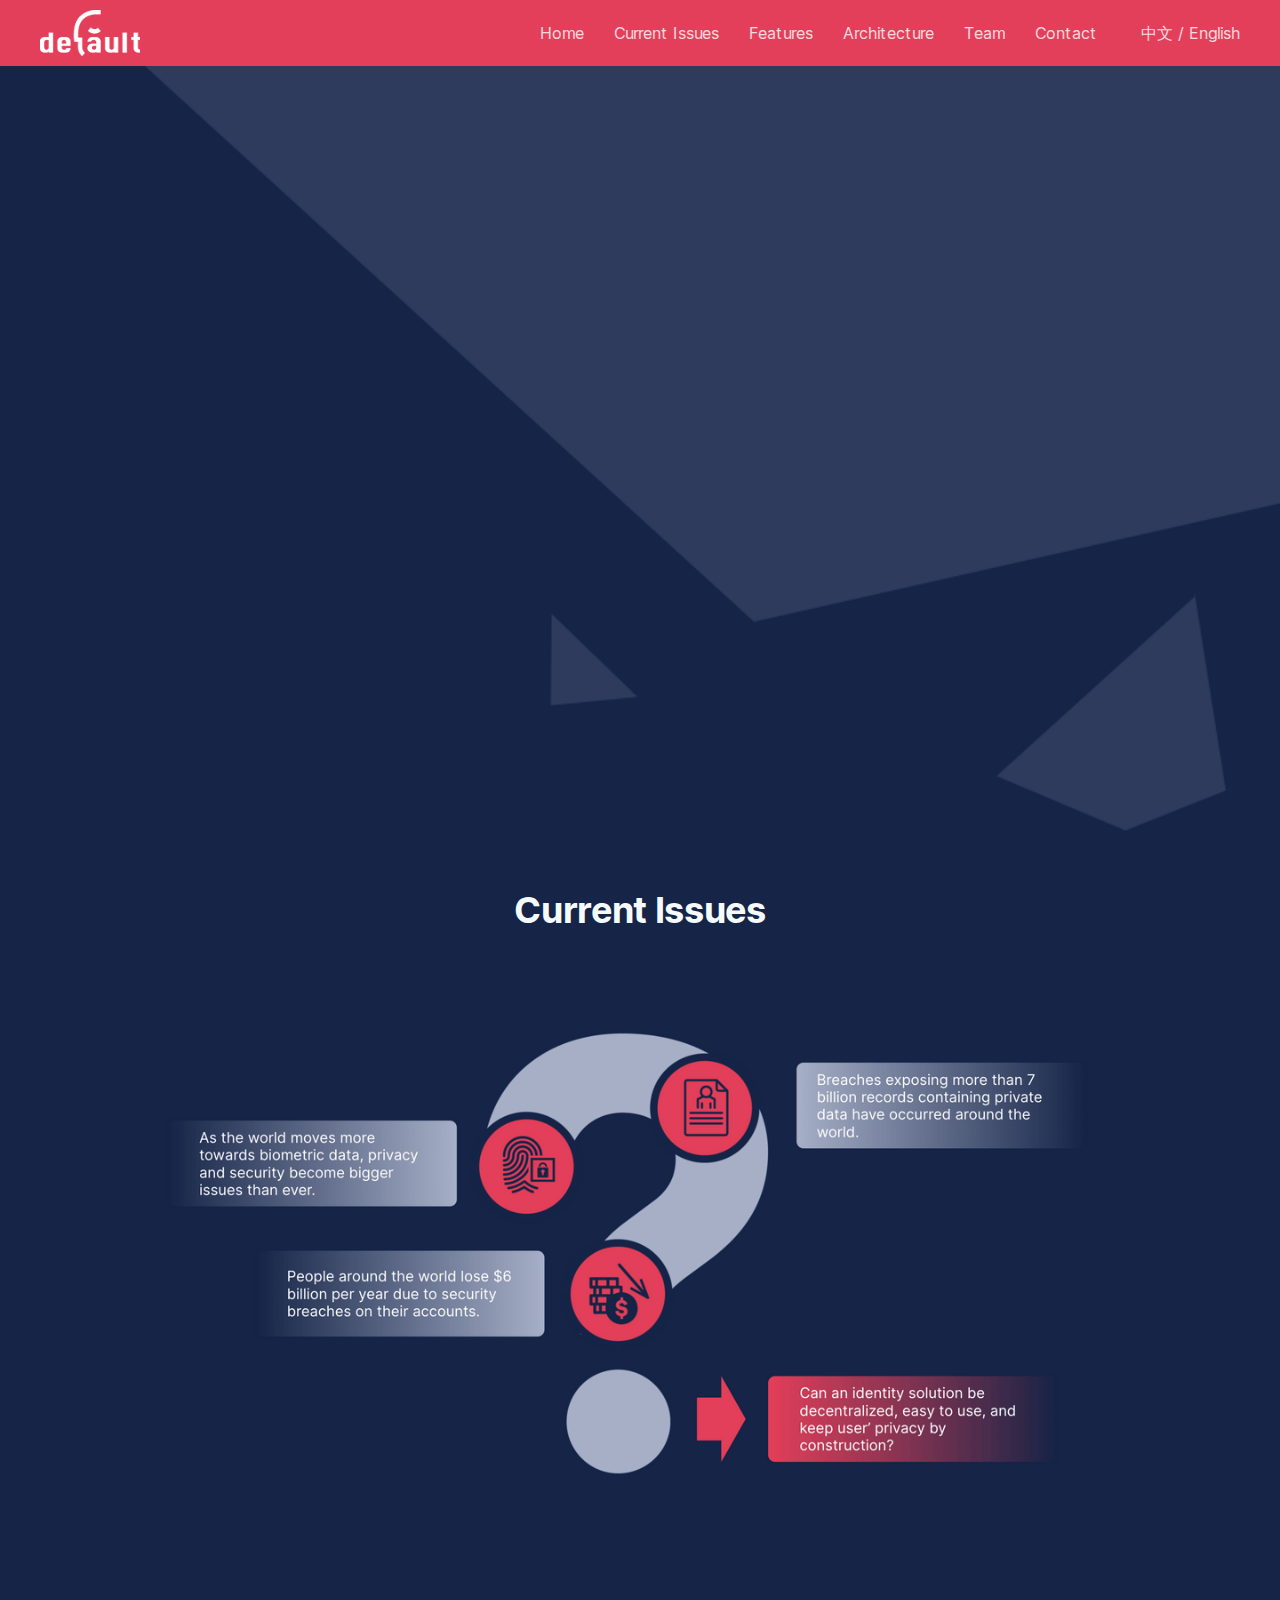
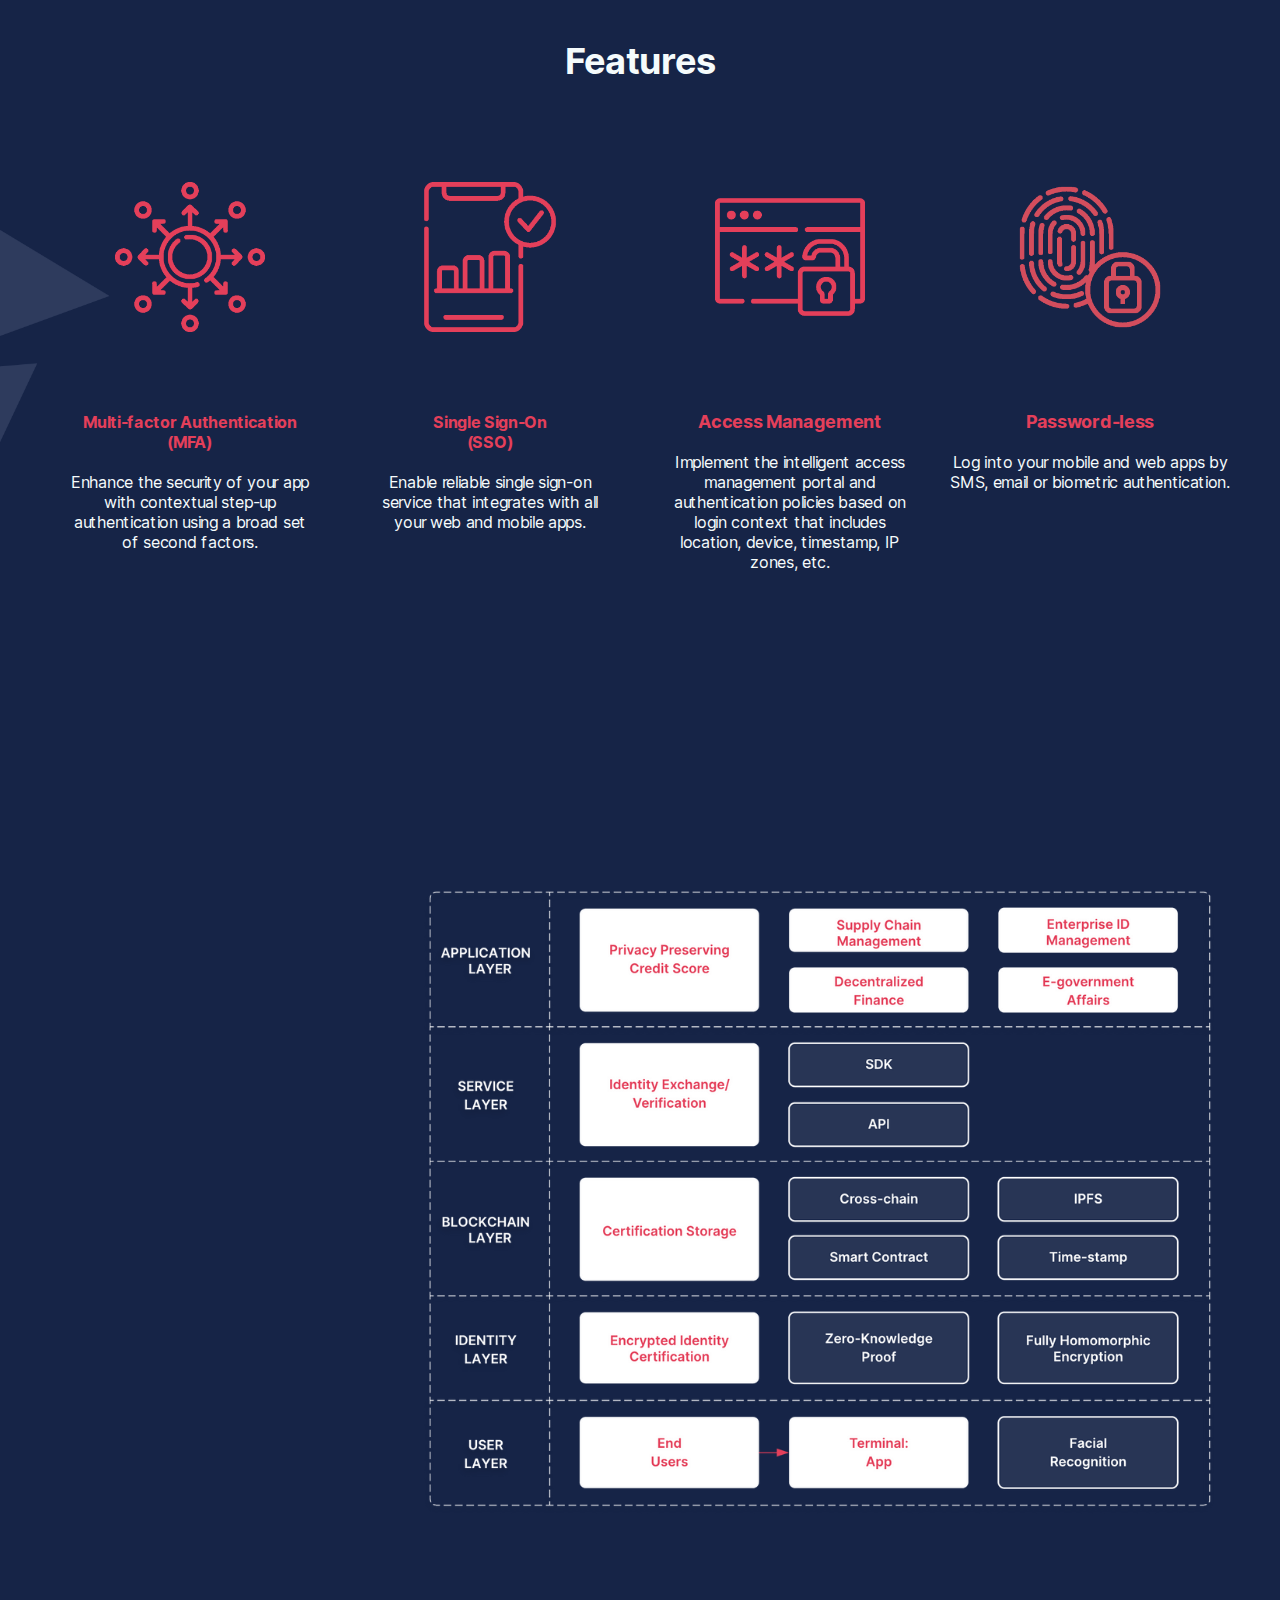
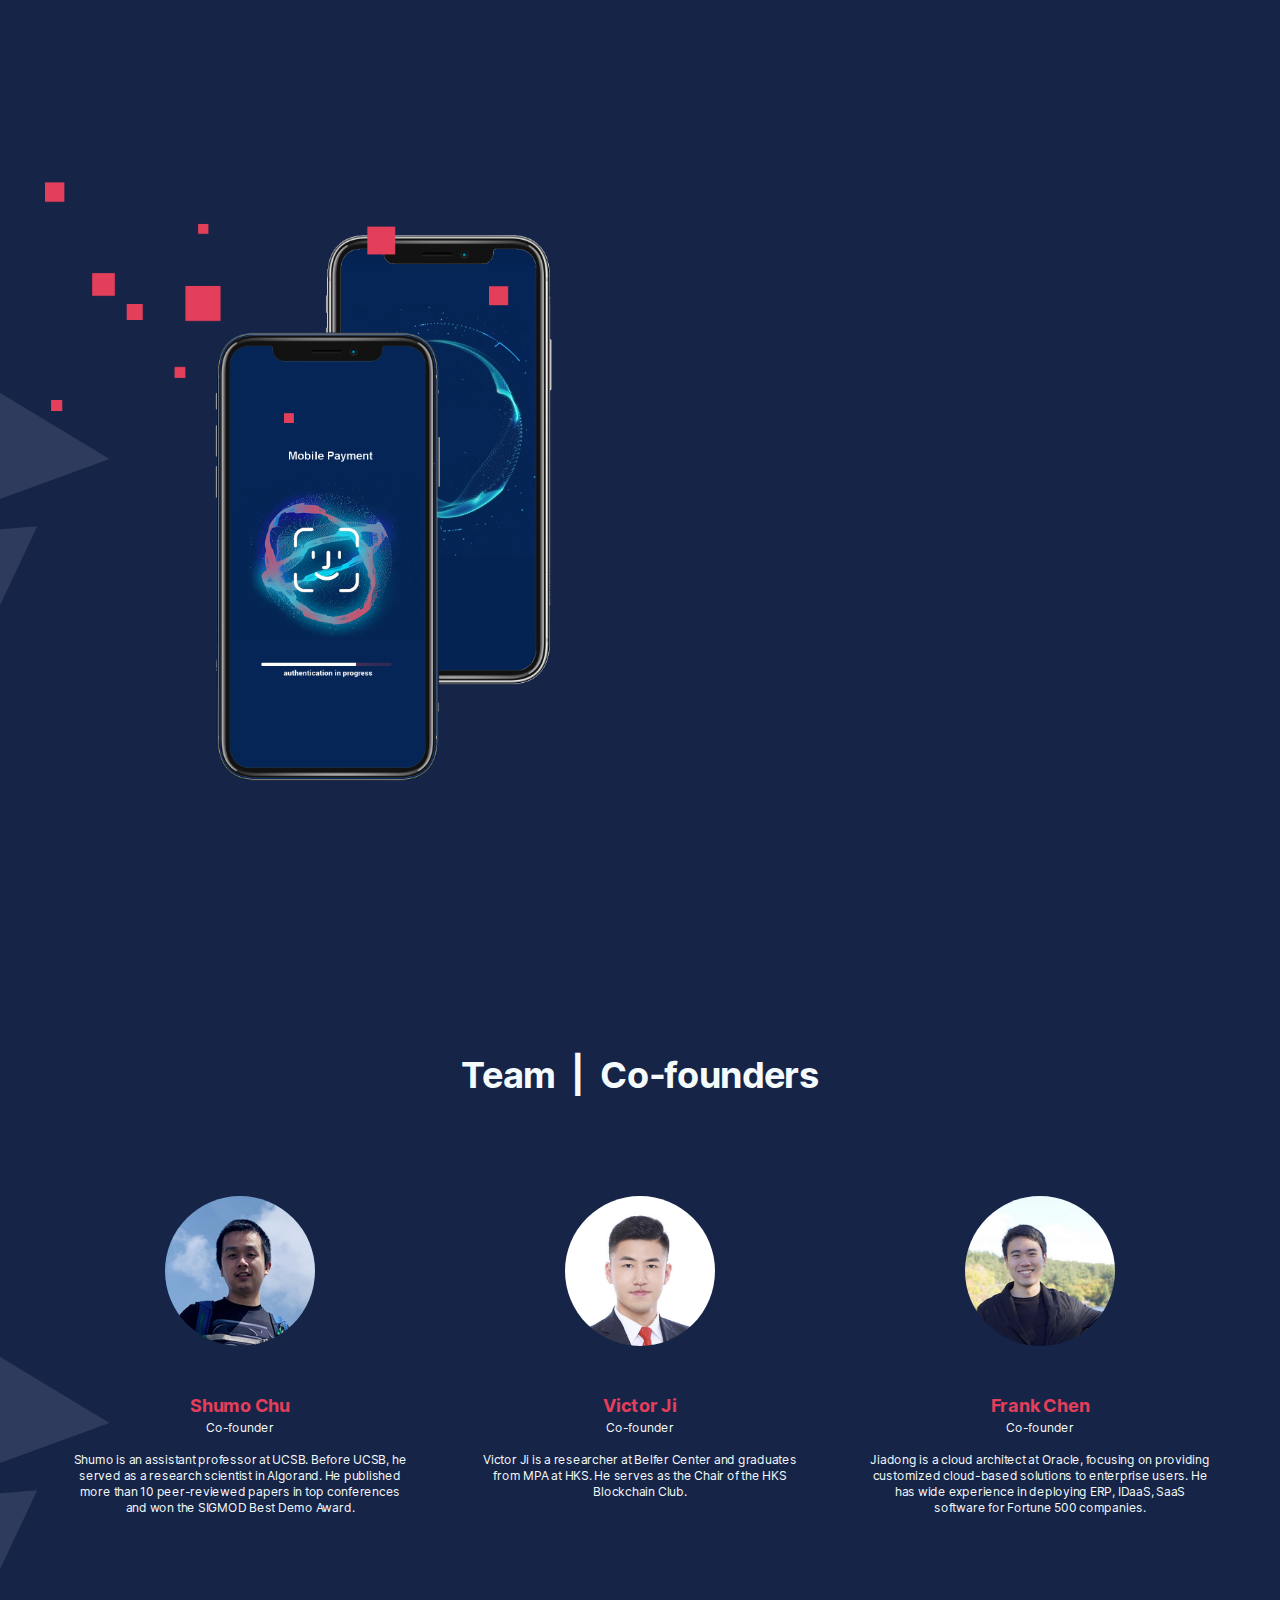
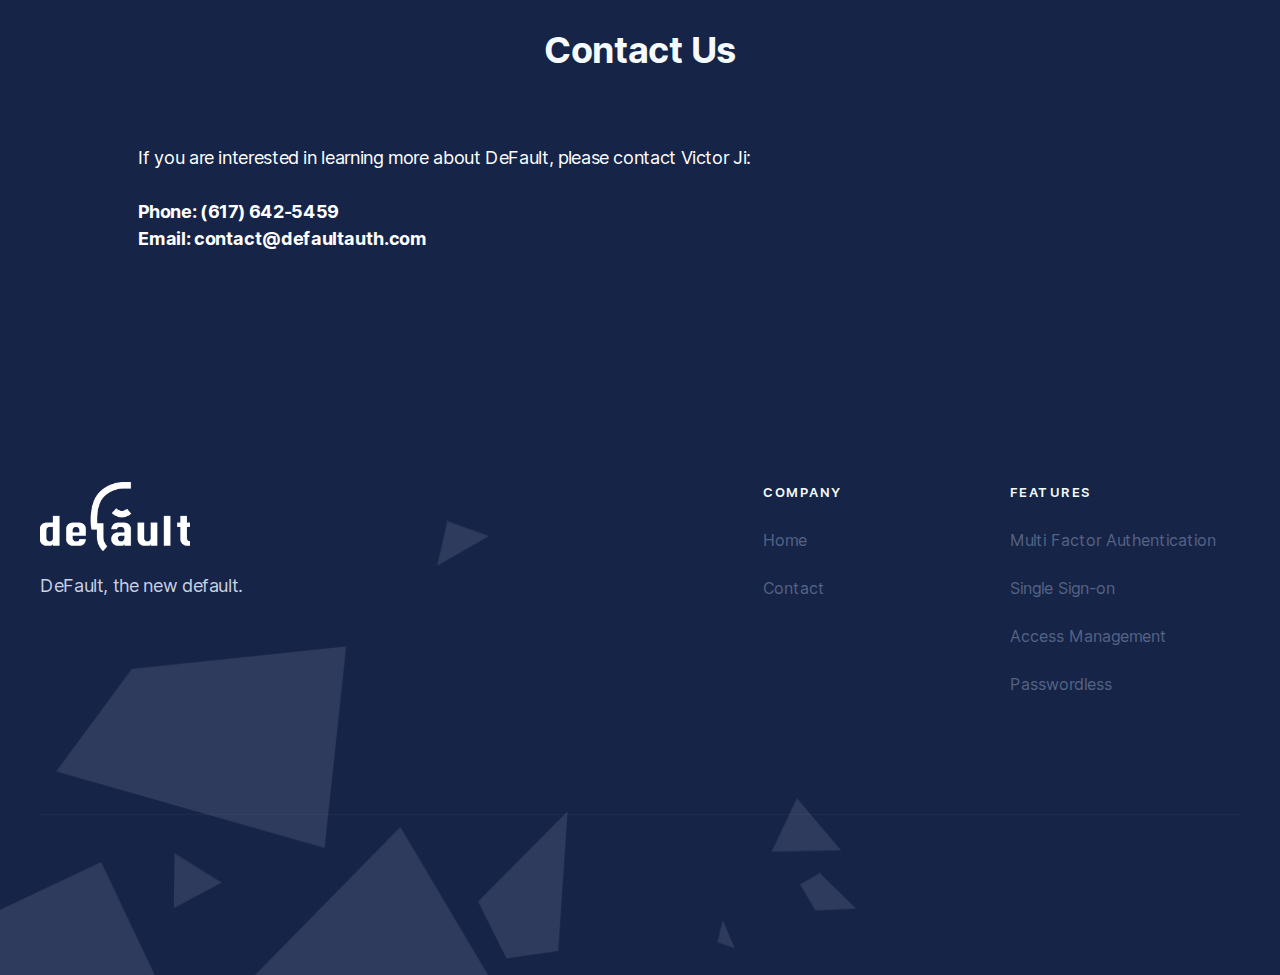
<file: index.html>
<!DOCTYPE html>
<!--  Last Published: Tue Aug 18 2020 13:13:49 GMT+0000 (Coordinated Universal Time)  -->
<html data-wf-page="5f1ecdf9debb56bb6496b94a" data-wf-site="5f1ecdf9d4b3650b2617898e">

<head>
    <meta charset="utf-8">
    <title>DeFault</title>
    <meta content="DeFault is a decentralized Identity as a Service (IDaaS) that protects consumer privacy through zero-knowledge proof of biometric identification and blockchain." name="description">
    <meta content="DeFault" property="og:title">
    <meta content="DeFault is a decentralized Identity as a Service (IDaaS) that protects consumer privacy through zero-knowledge proof of biometric identification and blockchain." property="og:description">
    <meta content="DeFault" property="twitter:title">
    <meta content="DeFault is a decentralized Identity as a Service (IDaaS) that protects consumer privacy through zero-knowledge proof of biometric identification and blockchain." property="twitter:description">
    <meta property="og:type" content="website">
    <meta content="summary_large_image" name="twitter:card">
    <meta content="width=device-width, initial-scale=1" name="viewport">
    <link href="css/normalize.css" rel="stylesheet" type="text/css">
    <link href="css/components.css" rel="stylesheet" type="text/css">
    <link href="css/default-authorization.css" rel="stylesheet" type="text/css">
    <!-- [if lt IE 9]><script src="https://cdnjs.cloudflare.com/ajax/libs/html5shiv/3.7.3/html5shiv.min.js" type="text/javascript"></script><![endif] -->
    <script type="text/javascript">
        ! function(o, c) {
            var n = c.documentElement,
                t = " w-mod-";
            n.className += t + "js", ("ontouchstart" in o || o.DocumentTouch && c instanceof DocumentTouch) && (n.className += t + "touch")
        }(window, document);

    </script>
    <link href="images/favicon.png" rel="shortcut icon" type="image/x-icon">
    <link href="images/webclip.png" rel="apple-touch-icon">
    <style>
        body {
            -webkit-font-smoothing: antialiased;
            -moz-osx-font-smoothing: grayscale;
        }
        
        .redsvg {
            fill: green;
        }

    </style>
</head>

<body class="body">
    <div data-collapse="medium" data-animation="over-right" data-duration="400" id="Navigation" data-w-id="33c883c6-4afc-cc73-3bca-d2857a9d4bc2" role="banner" class="navbar w-nav">
        <div class="navigation-container">
            <div class="navigation-left">
                <a href="index.html" aria-current="page" class="brand w-nav-brand w--current"><img src="images/Asset-35x.png" srcset="images/Asset-35x-p-500.png 500w, images/Asset-35x-p-800.png 800w, images/Asset-35x-p-1080.png 1080w, images/Asset-35x.png 2209w" sizes="100px" alt="" class="image-7"></a>
            </div>
            <div class="navigation-right">
                <div class="menu-button w-nav-button">
                    <div class="icon w-icon-nav-menu"></div>
                </div>
                <nav role="navigation" class="nav-menu w-nav-menu"><a href="#home" class="nav-link w-nav-link">Home</a><a href="#current" class="nav-link w-nav-link">Current Issues</a><a href="#features" class="nav-link w-nav-link">Features</a><a href="#architecture" class="nav-link w-nav-link">Architecture</a><a href="#team" class="nav-link w-nav-link">Team</a><a href="#contact" class="nav-link w-nav-link">Contact</a></nav><a href="home-chinese.html" class="nav-link w-nav-link">中文 / English</a></div>
        </div>
    </div>
    <div id="home" class="header">
        <div class="container-flex">
            <div class="hero-content">
                <h1 style="-webkit-transform:translate3d(-25PX, 0, 0) scale3d(1, 1, 1) rotateX(0) rotateY(0) rotateZ(0) skew(0, 0);-moz-transform:translate3d(-25PX, 0, 0) scale3d(1, 1, 1) rotateX(0) rotateY(0) rotateZ(0) skew(0, 0);-ms-transform:translate3d(-25PX, 0, 0) scale3d(1, 1, 1) rotateX(0) rotateY(0) rotateZ(0) skew(0, 0);transform:translate3d(-25PX, 0, 0) scale3d(1, 1, 1) rotateX(0) rotateY(0) rotateZ(0) skew(0, 0);opacity:0" class="hero-h1"><span class="brand-span">DeFault<br>‍</span>Secure, efficient, and easy to use for SaaS and DeFi.</h1>
                <p style="-webkit-transform:translate3d(-25PX, 0, 0) scale3d(1, 1, 1) rotateX(0) rotateY(0) rotateZ(0) skew(0, 0);-moz-transform:translate3d(-25PX, 0, 0) scale3d(1, 1, 1) rotateX(0) rotateY(0) rotateZ(0) skew(0, 0);-ms-transform:translate3d(-25PX, 0, 0) scale3d(1, 1, 1) rotateX(0) rotateY(0) rotateZ(0) skew(0, 0);transform:translate3d(-25PX, 0, 0) scale3d(1, 1, 1) rotateX(0) rotateY(0) rotateZ(0) skew(0, 0);opacity:0" class="hero-paragraph">DeFault is a decentralized Identity as a Service (IDaaS) that protects consumer privacy through zero-knowledge proof of biometric identification and blockchain. DeFault is secure, efficient, and easy to use in various scenarios such as SaaS and DeFi.</p>
            </div>
            <div class="hero-image-wrap"><img src="images/hero-copy.png" alt="Food Delivery" srcset="images/hero-copy-p-500.png 500w, images/hero-copy.png 576w" sizes="(max-width: 612px) 94vw, (max-width: 991px) 576px, 47vw" style="opacity:0;-webkit-transform:translate3d(0, 0, 0) scale3d(0.95, 0.95, 1) rotateX(0) rotateY(0) rotateZ(0) skew(0, 0);-moz-transform:translate3d(0, 0, 0) scale3d(0.95, 0.95, 1) rotateX(0) rotateY(0) rotateZ(0) skew(0, 0);-ms-transform:translate3d(0, 0, 0) scale3d(0.95, 0.95, 1) rotateX(0) rotateY(0) rotateZ(0) skew(0, 0);transform:translate3d(0, 0, 0) scale3d(0.95, 0.95, 1) rotateX(0) rotateY(0) rotateZ(0) skew(0, 0)" class="hero-image"></div>
        </div>
    </div>
    <div id="current" class="section-2">
        <p id="featuresinfo" class="feature-paragraph"><strong class="bold-text">Current Issues<br>‍</strong></p><img src="images/issues.png" width="960" srcset="images/issues-p-500.png 500w, images/issues-p-800.png 800w, images/issues-p-1080.png 1080w, images/issues-p-1600.png 1600w, images/issues.png 1892w" sizes="(max-width: 991px) 100vw, 960px" alt="" class="image-5"></div>
    <div class="content-section">
        <div class="container">
            <div id="featureinfo">
                <p id="features" class="feature-paragraph"><strong class="bold-text">Features<br><br>‍</strong></p>
            </div>
        </div>
        <div class="container">
            <div class="w-row">
                <div class="column w-col w-col-3"><img src="images/decentralized.png" alt="" class="image">
                    <p class="feature-paragraph"><strong class="bold-text-3">Multi-factor Authentication (MFA)<br><br></strong>Enhance the security of your app with contextual step-up authentication using a broad set of second factors.</p>
                </div>
                <div class="column w-col w-col-3"><img src="images/app.png" alt="" class="image">
                    <p class="feature-paragraph"><strong class="bold-text-2">Single Sign-On<br>(SSO)<br><br>‍</strong>Enable reliable single sign-on service that integrates with all your web and mobile apps.</p>
                </div>
                <div class="column w-col w-col-3"><img src="images/password.png" alt="" class="image">
                    <p class="feature-paragraph"><strong class="bold-text-5">Access Management<br><br></strong>Implement the intelligent access management portal and authentication policies based on login context that includes location, device, timestamp, IP zones, etc.</p>
                </div>
                <div class="column-2 w-col w-col-3"><img src="images/biometric.png" width="150" alt="" class="image redsvg">
                    <p class="feature-paragraph"><strong class="bold-text-5">Password-less<br>‍</strong>
                        <br> Log into your mobile and web apps by SMS, email or biometric authentication.</p>
                </div>
            </div>
        </div>
    </div>
    <div id="architecture" class="content-section-copy">
        <div class="container">
            <div class="container-flex">
                <div class="hero-content-copy">
                    <h1 style="-webkit-transform:translate3d(-25PX, 0, 0) scale3d(1, 1, 1) rotateX(0) rotateY(0) rotateZ(0) skew(0, 0);-moz-transform:translate3d(-25PX, 0, 0) scale3d(1, 1, 1) rotateX(0) rotateY(0) rotateZ(0) skew(0, 0);-ms-transform:translate3d(-25PX, 0, 0) scale3d(1, 1, 1) rotateX(0) rotateY(0) rotateZ(0) skew(0, 0);transform:translate3d(-25PX, 0, 0) scale3d(1, 1, 1) rotateX(0) rotateY(0) rotateZ(0) skew(0, 0);opacity:0" class="hero-h1">Architecture</h1>
                </div>
                <div class="hero-image-wrap-copy"><img src="images/WechatIMG13.png" alt="Food Delivery" srcset="images/WechatIMG13-p-500.png 500w, images/WechatIMG13-p-800.png 800w, images/WechatIMG13-p-1080.png 1080w, images/WechatIMG13.png 2108w" sizes="(max-width: 991px) 94vw, 66vw" class="architecture"></div>
            </div>
        </div>
        <div class="container"></div>
    </div>
    <div id="solution" class="content-section">
        <div class="container">
            <div class="w-layout-grid content-grid">
                <div class="image-block"><img src="images/5f1eee5a861f1285e4814edf_1-24iqS01q4xyRdVsWN0rAqw副本.png" srcset="images/5f1eee5a861f1285e4814edf_1-24iqS01q4xyRdVsWN0rAqw副本-p-500.png 500w, images/5f1eee5a861f1285e4814edf_1-24iqS01q4xyRdVsWN0rAqw副本-p-800.png 800w, images/5f1eee5a861f1285e4814edf_1-24iqS01q4xyRdVsWN0rAqw副本-p-1080.png 1080w, images/5f1eee5a861f1285e4814edf_1-24iqS01q4xyRdVsWN0rAqw副本.png 1492w" sizes="94vw" alt="" class="image-2"></div>
                <div class="content-block">
                    <h1 style="-webkit-transform:translate3d(-25PX, 0, 0) scale3d(1, 1, 1) rotateX(0) rotateY(0) rotateZ(0) skew(0, 0);-moz-transform:translate3d(-25PX, 0, 0) scale3d(1, 1, 1) rotateX(0) rotateY(0) rotateZ(0) skew(0, 0);-ms-transform:translate3d(-25PX, 0, 0) scale3d(1, 1, 1) rotateX(0) rotateY(0) rotateZ(0) skew(0, 0);transform:translate3d(-25PX, 0, 0) scale3d(1, 1, 1) rotateX(0) rotateY(0) rotateZ(0) skew(0, 0);opacity:0" class="hero-h1">The Solution.</h1>
                    <p style="-webkit-transform:translate3d(-25PX, 0, 0) scale3d(1, 1, 1) rotateX(0) rotateY(0) rotateZ(0) skew(0, 0);-moz-transform:translate3d(-25PX, 0, 0) scale3d(1, 1, 1) rotateX(0) rotateY(0) rotateZ(0) skew(0, 0);-ms-transform:translate3d(-25PX, 0, 0) scale3d(1, 1, 1) rotateX(0) rotateY(0) rotateZ(0) skew(0, 0);transform:translate3d(-25PX, 0, 0) scale3d(1, 1, 1) rotateX(0) rotateY(0) rotateZ(0) skew(0, 0);opacity:0" class="hero-paragraph">Our solution leverages zero-knowledge proof (ZKP) for biometric identification to provide mobile app and cloud APIs to let users easily use their biometrics, such as facial characters, to serve as their digital identities without loss of privacy. This is the first solution that combines the easy-to-use biometric identification with strong privacy preserving techniques (ZKP, Fully Homomorphic Encryption). Our team consists of experts in applied cryptography and computer systems.DeFault is a decentralized Identity as a Service (IDaaS) that protects consumer privacy through zero-knowledge proof of biometric identification and blockchain. DeFault is secure, efficient, and easy to use in various scenarios such as SaaS and DeFi.</p>
                </div>
            </div>
        </div>
    </div>
    <div id="team" class="content-section">
        <div class="container">
            <div id="teaminfo">
                <p class="feature-paragraph"><strong class="bold-text">Team  |  Co-founders<br><br>‍</strong></p>
            </div>
        </div>
        <div class="container">
            <div class="columns w-row">
                <div class="column w-col w-col-4"><img src="images/Screen-Shot-2020-07-27-at-11.30.09-AM.png" alt="" class="avatar">
                    <p class="team-paragraph"><strong class="bold-text-5">Shumo Chu<br>‍</strong>Co-founder
                        <br>
                        <br>Shumo is an assistant professor at UCSB. Before UCSB, he served as a research scientist in Algorand. He published more than 10 peer-reviewed papers in top conferences and won the SIGMOD Best Demo Award.</p>
                </div>
                <div class="column w-col w-col-4"><img src="images/Screen-Shot-2020-07-27-at-11.30.24-AM.png" alt="" class="avatar">
                    <p class="team-paragraph"><strong class="bold-text-5">Victor Ji<br>‍</strong>Co-founder
                        <br>
                        <br>Victor Ji is a researcher at Belfer Center and graduates from MPA at HKS. He serves as the Chair of the HKS Blockchain Club.</p>
                </div>
                <div class="column w-col w-col-4"><img src="images/Screen-Shot-2020-07-27-at-11.30.14-AM.png" alt="" class="avatar">
                    <p class="team-paragraph"><strong class="bold-text-5">Frank Chen<br>‍</strong>Co-founder
                        <br>
                        <br>Jiadong is a cloud architect at Oracle, focusing on providing customized cloud-based solutions to enterprise users. He has wide experience in deploying ERP, IDaaS, SaaS software for Fortune 500 companies.</p>
                </div>
            </div>
        </div>
        <div class="section"></div>
        <div id="contactinfo">
            <p id="contact" class="feature-paragraph"><strong class="bold-text"><br><br>Contact Us<br>‍</strong></p>
            <p class="paragraph-2">If you are interested in learning more about DeFault, please contact Victor Ji:
                <br>
                <br><strong>Phone: (617) 642-5459<br>Email: contact@defaultauth.com<br></strong></p>
        </div>
    </div>
    <div class="footer">
        <div class="container">
            <div class="w-layout-grid footer-grid">
                <div id="w-node-a159dcc6da5a-dcc6da57" class="footer-column"><img src="images/Asset-35x.png" width="150" srcset="images/Asset-35x-p-500.png 500w, images/Asset-35x-p-800.png 800w, images/Asset-35x-p-1080.png 1080w, images/Asset-35x.png 2209w" sizes="150px" alt="" class="footer-logo">
                    <p class="hero-paragraph">DeFault, the new default.</p>
                </div>
                <div id="w-node-a159dcc6da5e-dcc6da57" class="footer-column">
                    <div class="title">company</div><a href="#home" class="footer-link">Home</a><a href="#contactinfo" class="footer-link">Contact</a></div>
                <div id="w-node-a159dcc6da69-dcc6da57" class="footer-column">
                    <div class="title">features</div><a href="#" class="footer-link">Multi Factor Authentication</a><a href="#" class="footer-link">Single Sign-on</a><a href="#" class="footer-link">Access Management</a><a href="#" class="footer-link">Passwordless</a></div>
            </div>
            <div class="footer-legal">
                <div class="footer-detail-left"></div>
                <div class="footer-detail-right"></div>
            </div>
        </div>
    </div>
    <script src="https://d3e54v103j8qbb.cloudfront.net/js/jquery-3.4.1.min.220afd743d.js?site=5f1ecdf9d4b3650b2617898e" type="text/javascript" integrity="sha256-CSXorXvZcTkaix6Yvo6HppcZGetbYMGWSFlBw8HfCJo=" crossorigin="anonymous"></script>
    <script src="js/default-authorization.js" type="text/javascript"></script>
    <!-- [if lte IE 9]><script src="https://cdnjs.cloudflare.com/ajax/libs/placeholders/3.0.2/placeholders.min.js"></script><![endif] -->
</body>

</html>
</file>
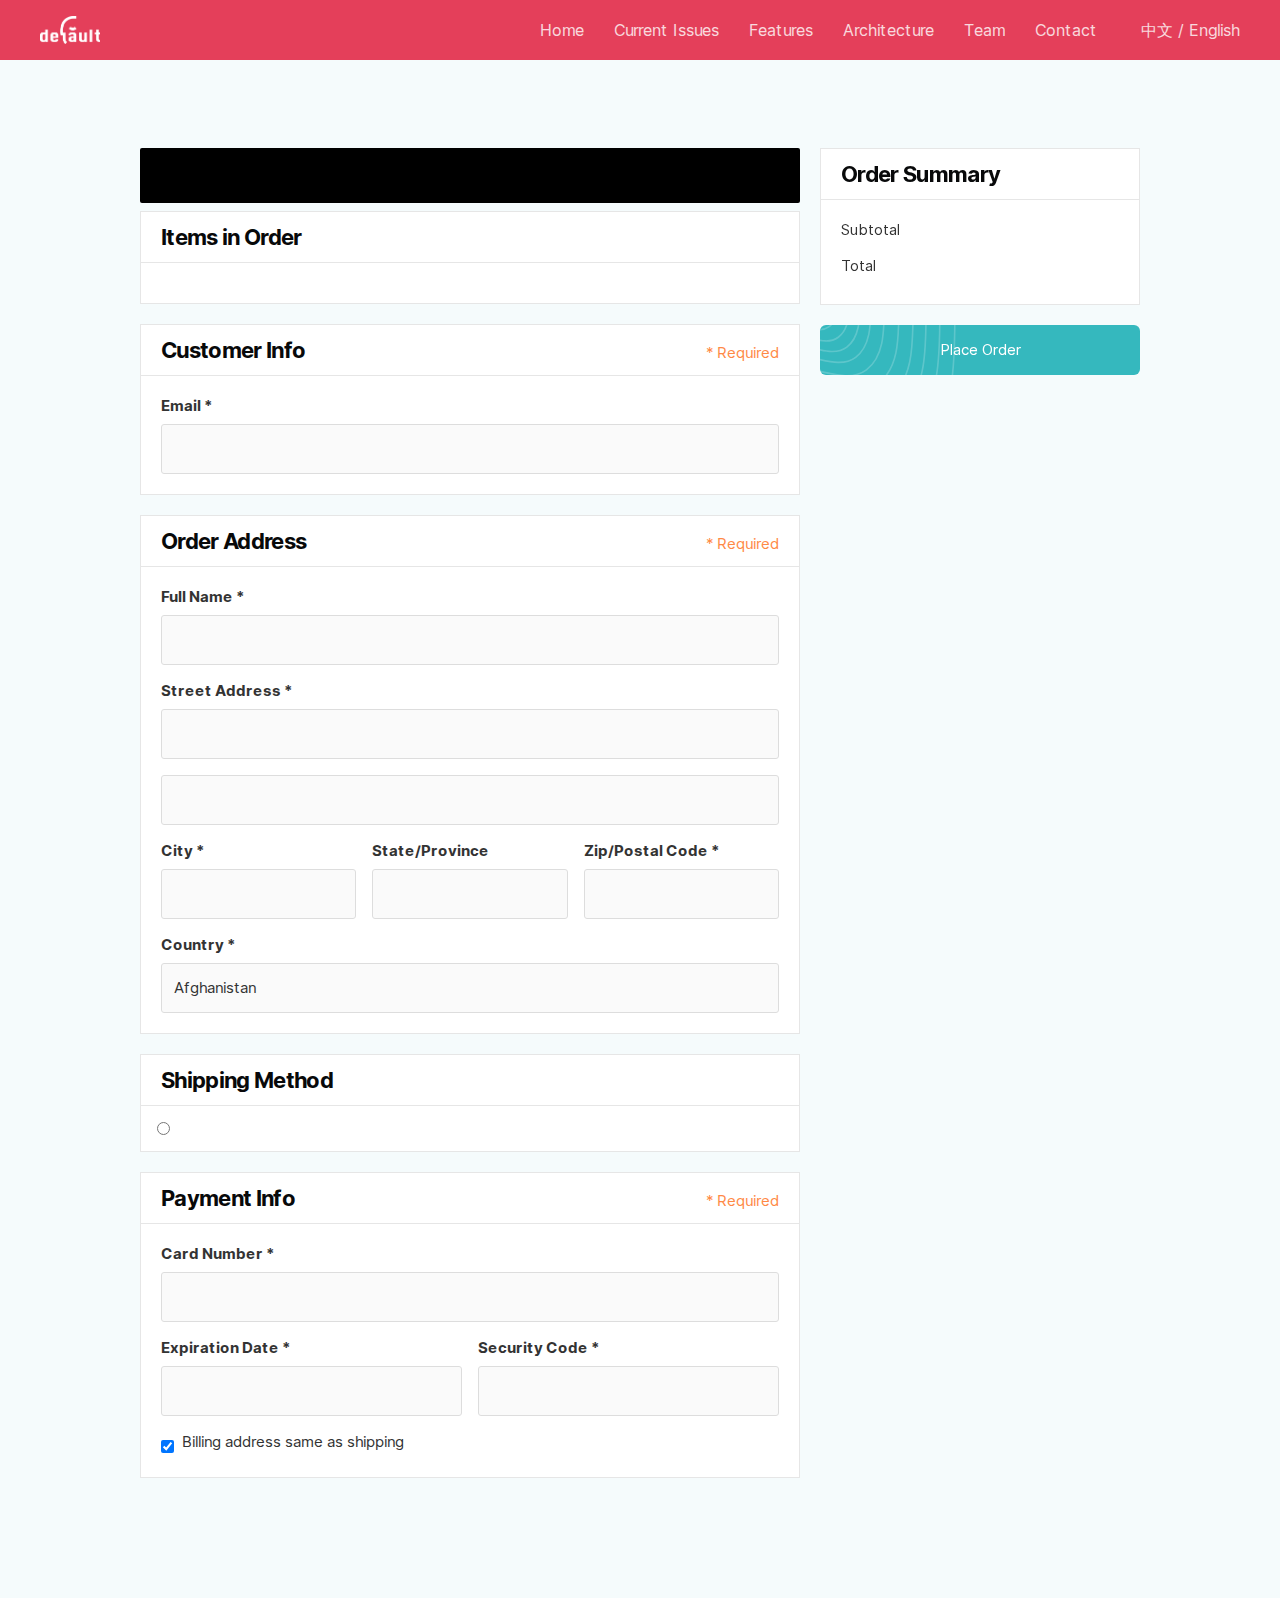
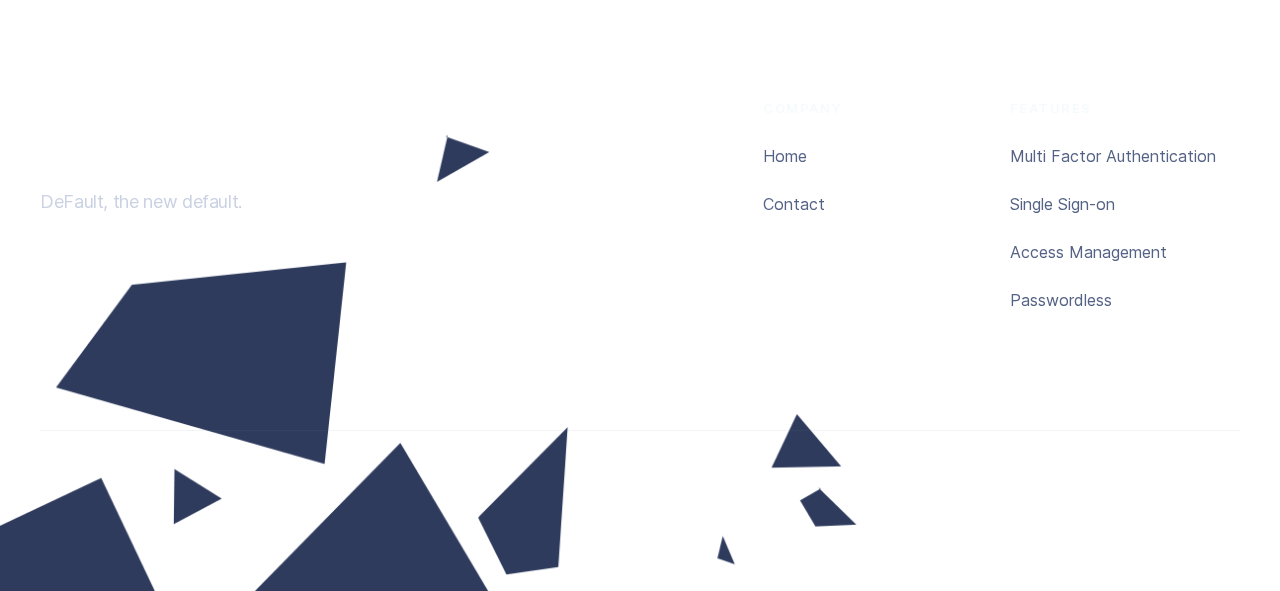
<file: checkout.html>
<!DOCTYPE html>
<!--  Last Published: Tue Aug 18 2020 13:13:49 GMT+0000 (Coordinated Universal Time)  -->
<html data-wf-page="5f1ecdf9debb56779396b951" data-wf-site="5f1ecdf9d4b3650b2617898e">
<head>
  <meta charset="utf-8">
  <title>Chomp - Webflow Ecommerce HTML Website Template</title>
  <meta content="Chomp - Webflow Ecommerce HTML Website Template" property="og:title">
  <meta content="Chomp - Webflow Ecommerce HTML Website Template" property="twitter:title">
  <meta content="width=device-width, initial-scale=1" name="viewport">
  <link href="css/normalize.css" rel="stylesheet" type="text/css">
  <link href="css/components.css" rel="stylesheet" type="text/css">
  <link href="css/default-authorization.css" rel="stylesheet" type="text/css">
  <!-- [if lt IE 9]><script src="https://cdnjs.cloudflare.com/ajax/libs/html5shiv/3.7.3/html5shiv.min.js" type="text/javascript"></script><![endif] -->
  <script type="text/javascript">!function(o,c){var n=c.documentElement,t=" w-mod-";n.className+=t+"js",("ontouchstart"in o||o.DocumentTouch&&c instanceof DocumentTouch)&&(n.className+=t+"touch")}(window,document);</script>
  <link href="images/favicon.png" rel="shortcut icon" type="image/x-icon">
  <link href="images/webclip.png" rel="apple-touch-icon">
  <style>
body{
  -webkit-font-smoothing: antialiased;
  -moz-osx-font-smoothing: grayscale;
}
.redsvg {
   fill: green;
}
</style>
</head>
<body>
  <div id="Banner" class="banner">
    <div class="banner-wrap"></div>
  </div>
  <div data-collapse="medium" data-animation="over-right" data-duration="400" id="Navigation" data-w-id="33c883c6-4afc-cc73-3bca-d2857a9d4bc2" role="banner" class="navbar w-nav">
    <div class="navigation-container">
      <div class="navigation-left"><a href="index.html" class="brand w-nav-brand"><img src="images/Asset-35x.png" srcset="images/Asset-35x-p-500.png 500w, images/Asset-35x-p-800.png 800w, images/Asset-35x-p-1080.png 1080w, images/Asset-35x.png 2209w" sizes="100px" alt="" class="image-7"></a></div>
      <div class="navigation-right">
        <div class="menu-button w-nav-button">
          <div class="icon w-icon-nav-menu"></div>
        </div>
        <nav role="navigation" class="nav-menu w-nav-menu"><a href="#" class="nav-link w-nav-link">Home</a><a href="#" class="nav-link w-nav-link">Current Issues</a><a href="#" class="nav-link w-nav-link">Features</a><a href="#" class="nav-link w-nav-link">Architecture</a><a href="#" class="nav-link w-nav-link">Team</a><a href="#" class="nav-link w-nav-link">Contact</a></nav><a href="home-chinese.html" class="nav-link w-nav-link">中文 / English</a></div>
    </div>
  </div>
  <div data-node-type="commerce-checkout-form-container" data-wf-checkout-query="" data-wf-page-link-href-prefix="" class="w-commerce-commercecheckoutformcontainer checkout-form">
    <div class="container-order">
      <div class="w-commerce-commercelayoutmain">
        <div data-node-type="commerce-cart-quick-checkout-actions">
          <a data-node-type="commerce-cart-apple-pay-button" style="background-image:-webkit-named-image(apple-pay-logo-white);background-size:100% 50%;background-position:50% 50%;background-repeat:no-repeat" class="w-commerce-commercecartapplepaybutton apple-pay-button">
            <div></div>
          </a><a data-node-type="commerce-cart-quick-checkout-button" style="display:none" class="w-commerce-commercecartquickcheckoutbutton"><svg class="w-commerce-commercequickcheckoutgoogleicon" xmlns="http://www.w3.org/2000/svg" xmlns:xlink="http://www.w3.org/1999/xlink" width="16" height="16" viewbox="0 0 16 16"><defs><polygon id="google-mark-a" points="0 .329 3.494 .329 3.494 7.649 0 7.649"></polygon><polygon id="google-mark-c" points=".894 0 13.169 0 13.169 6.443 .894 6.443"></polygon></defs><g fill="none" fill-rule="evenodd"><path fill="#4285F4" d="M10.5967,12.0469 L10.5967,14.0649 L13.1167,14.0649 C14.6047,12.6759 15.4577,10.6209 15.4577,8.1779 C15.4577,7.6339 15.4137,7.0889 15.3257,6.5559 L7.8887,6.5559 L7.8887,9.6329 L12.1507,9.6329 C11.9767,10.6119 11.4147,11.4899 10.5967,12.0469"></path><path fill="#34A853" d="M7.8887,16 C10.0137,16 11.8107,15.289 13.1147,14.067 C13.1147,14.066 13.1157,14.065 13.1167,14.064 L10.5967,12.047 C10.5877,12.053 10.5807,12.061 10.5727,12.067 C9.8607,12.556 8.9507,12.833 7.8887,12.833 C5.8577,12.833 4.1387,11.457 3.4937,9.605 L0.8747,9.605 L0.8747,11.648 C2.2197,14.319 4.9287,16 7.8887,16"></path><g transform="translate(0 4)"><mask id="google-mark-b" fill="#fff"><use xlink:href="#google-mark-a"></use></mask><path fill="#FBBC04" d="M3.4639,5.5337 C3.1369,4.5477 3.1359,3.4727 3.4609,2.4757 L3.4639,2.4777 C3.4679,2.4657 3.4749,2.4547 3.4789,2.4427 L3.4939,0.3287 L0.8939,0.3287 C0.8799,0.3577 0.8599,0.3827 0.8459,0.4117 C-0.2821,2.6667 -0.2821,5.3337 0.8459,7.5887 L0.8459,7.5997 C0.8549,7.6167 0.8659,7.6317 0.8749,7.6487 L3.4939,5.6057 C3.4849,5.5807 3.4729,5.5587 3.4639,5.5337" mask="url(#google-mark-b)"></path></g><mask id="google-mark-d" fill="#fff"><use xlink:href="#google-mark-c"></use></mask><path fill="#EA4335" d="M0.894,4.3291 L3.478,6.4431 C4.113,4.5611 5.843,3.1671 7.889,3.1671 C9.018,3.1451 10.102,3.5781 10.912,4.3671 L13.169,2.0781 C11.733,0.7231 9.85,-0.0219 7.889,0.0001 C4.941,0.0001 2.245,1.6791 0.894,4.3291" mask="url(#google-mark-d)"></path></g></svg><svg class="w-commerce-commercequickcheckoutmicrosofticon" xmlns="http://www.w3.org/2000/svg" width="16" height="16" viewbox="0 0 16 16"><g fill="none" fill-rule="evenodd"><polygon fill="#F05022" points="7 7 1 7 1 1 7 1"></polygon><polygon fill="#7DB902" points="15 7 9 7 9 1 15 1"></polygon><polygon fill="#00A4EE" points="7 15 1 15 1 9 7 9"></polygon><polygon fill="#FFB700" points="15 15 9 15 9 9 15 9"></polygon></g></svg><div>Pay with browser.</div></a></div>
        <div class="w-commerce-commercecheckoutorderitemswrapper">
          <div class="w-commerce-commercecheckoutsummaryblockheader block-header">
            <h5>Items in Order</h5>
          </div>
          <fieldset class="w-commerce-commercecheckoutblockcontent">
            <script type="text/x-wf-template" id="wf-template-5e83ed841366eba0879ed4d0000000000086"></script>
            <div class="w-commerce-commercecheckoutorderitemslist" data-wf-collection="database.commerceOrder.userItems" data-wf-template-id="wf-template-5e83ed841366eba0879ed4d0000000000086"></div>
          </fieldset>
        </div>
        <form data-node-type="commerce-checkout-customer-info-wrapper" class="w-commerce-commercecheckoutcustomerinfowrapper">
          <div class="w-commerce-commercecheckoutblockheader block-header">
            <h5>Customer Info</h5>
            <div class="required">* Required</div>
          </div>
          <fieldset class="w-commerce-commercecheckoutblockcontent"><label class="w-commerce-commercecheckoutlabel field-label">Email *</label><input type="text" name="email" required="" class="w-commerce-commercecheckoutemailinput input-field"></fieldset>
        </form>
        <form data-node-type="commerce-checkout-shipping-address-wrapper" class="w-commerce-commercecheckoutshippingaddresswrapper">
          <div class="w-commerce-commercecheckoutblockheader block-header">
            <h5>Order Address</h5>
            <div class="required">* Required</div>
          </div>
          <fieldset class="w-commerce-commercecheckoutblockcontent"><label class="w-commerce-commercecheckoutlabel field-label">Full Name *</label><input type="text" name="name" required="" class="w-commerce-commercecheckoutshippingfullname input-field"><label class="w-commerce-commercecheckoutlabel field-label">Street Address *</label><input type="text" name="address_line1" required="" class="w-commerce-commercecheckoutshippingstreetaddress input-field"><input type="text" name="address_line2" class="w-commerce-commercecheckoutshippingstreetaddressoptional input-field">
            <div class="w-commerce-commercecheckoutrow">
              <div class="w-commerce-commercecheckoutcolumn"><label class="w-commerce-commercecheckoutlabel field-label">City *</label><input type="text" name="address_city" required="" class="w-commerce-commercecheckoutshippingcity input-field"></div>
              <div class="w-commerce-commercecheckoutcolumn"><label class="w-commerce-commercecheckoutlabel field-label">State/Province</label><input type="text" name="address_state" class="w-commerce-commercecheckoutshippingstateprovince input-field"></div>
              <div class="w-commerce-commercecheckoutcolumn"><label class="w-commerce-commercecheckoutlabel field-label">Zip/Postal Code *</label><input type="text" name="address_zip" required="" class="w-commerce-commercecheckoutshippingzippostalcode input-field"></div>
            </div><label class="w-commerce-commercecheckoutlabel field-label">Country *</label><select name="address_country" class="w-commerce-commercecheckoutshippingcountryselector dropdown"><option value="AF">Afghanistan</option><option value="AX">Aland Islands</option><option value="AL">Albania</option><option value="DZ">Algeria</option><option value="AS">American Samoa</option><option value="AD">Andorra</option><option value="AO">Angola</option><option value="AI">Anguilla</option><option value="AG">Antigua and Barbuda</option><option value="AR">Argentina</option><option value="AM">Armenia</option><option value="AW">Aruba</option><option value="AU">Australia</option><option value="AT">Austria</option><option value="AZ">Azerbaijan</option><option value="BS">Bahamas</option><option value="BH">Bahrain</option><option value="BD">Bangladesh</option><option value="BB">Barbados</option><option value="BY">Belarus</option><option value="BE">Belgium</option><option value="BZ">Belize</option><option value="BJ">Benin</option><option value="BM">Bermuda</option><option value="BT">Bhutan</option><option value="BO">Bolivia</option><option value="BQ">Bonaire, Saint Eustatius and Saba</option><option value="BA">Bosnia and Herzegovina</option><option value="BW">Botswana</option><option value="BR">Brazil</option><option value="IO">British Indian Ocean Territory</option><option value="VG">British Virgin Islands</option><option value="BN">Brunei</option><option value="BG">Bulgaria</option><option value="BF">Burkina Faso</option><option value="BI">Burundi</option><option value="KH">Cambodia</option><option value="CM">Cameroon</option><option value="CA">Canada</option><option value="CV">Cape Verde</option><option value="KY">Cayman Islands</option><option value="CF">Central African Republic</option><option value="TD">Chad</option><option value="CL">Chile</option><option value="CN">China</option><option value="CX">Christmas Island</option><option value="CC">Cocos Islands</option><option value="CO">Colombia</option><option value="KM">Comoros</option><option value="CK">Cook Islands</option><option value="CR">Costa Rica</option><option value="HR">Croatia</option><option value="CU">Cuba</option><option value="CW">Curacao</option><option value="CY">Cyprus</option><option value="CZ">Czechia</option><option value="CD">Democratic Republic of the Congo</option><option value="DK">Denmark</option><option value="DJ">Djibouti</option><option value="DM">Dominica</option><option value="DO">Dominican Republic</option><option value="EC">Ecuador</option><option value="EG">Egypt</option><option value="SV">El Salvador</option><option value="GQ">Equatorial Guinea</option><option value="ER">Eritrea</option><option value="EE">Estonia</option><option value="ET">Ethiopia</option><option value="FK">Falkland Islands</option><option value="FO">Faroe Islands</option><option value="FJ">Fiji</option><option value="FI">Finland</option><option value="FR">France</option><option value="GF">French Guiana</option><option value="PF">French Polynesia</option><option value="TF">French Southern Territories</option><option value="GA">Gabon</option><option value="GM">Gambia</option><option value="GE">Georgia</option><option value="DE">Germany</option><option value="GH">Ghana</option><option value="GI">Gibraltar</option><option value="GR">Greece</option><option value="GL">Greenland</option><option value="GD">Grenada</option><option value="GP">Guadeloupe</option><option value="GU">Guam</option><option value="GT">Guatemala</option><option value="GG">Guernsey</option><option value="GN">Guinea</option><option value="GW">Guinea-Bissau</option><option value="GY">Guyana</option><option value="HT">Haiti</option><option value="HN">Honduras</option><option value="HK">Hong Kong</option><option value="HU">Hungary</option><option value="IS">Iceland</option><option value="IN">India</option><option value="ID">Indonesia</option><option value="IR">Iran</option><option value="IQ">Iraq</option><option value="IE">Ireland</option><option value="IM">Isle of Man</option><option value="IL">Israel</option><option value="IT">Italy</option><option value="CI">Ivory Coast</option><option value="JM">Jamaica</option><option value="JP">Japan</option><option value="JE">Jersey</option><option value="JO">Jordan</option><option value="KZ">Kazakhstan</option><option value="KE">Kenya</option><option value="KI">Kiribati</option><option value="XK">Kosovo</option><option value="KW">Kuwait</option><option value="KG">Kyrgyzstan</option><option value="LA">Laos</option><option value="LV">Latvia</option><option value="LB">Lebanon</option><option value="LS">Lesotho</option><option value="LR">Liberia</option><option value="LY">Libya</option><option value="LI">Liechtenstein</option><option value="LT">Lithuania</option><option value="LU">Luxembourg</option><option value="MO">Macao</option><option value="MK">Macedonia</option><option value="MG">Madagascar</option><option value="MW">Malawi</option><option value="MY">Malaysia</option><option value="MV">Maldives</option><option value="ML">Mali</option><option value="MT">Malta</option><option value="MH">Marshall Islands</option><option value="MQ">Martinique</option><option value="MR">Mauritania</option><option value="MU">Mauritius</option><option value="YT">Mayotte</option><option value="MX">Mexico</option><option value="FM">Micronesia</option><option value="MD">Moldova</option><option value="MC">Monaco</option><option value="MN">Mongolia</option><option value="ME">Montenegro</option><option value="MS">Montserrat</option><option value="MA">Morocco</option><option value="MZ">Mozambique</option><option value="MM">Myanmar</option><option value="NA">Namibia</option><option value="NR">Nauru</option><option value="NP">Nepal</option><option value="NL">Netherlands</option><option value="NC">New Caledonia</option><option value="NZ">New Zealand</option><option value="NI">Nicaragua</option><option value="NE">Niger</option><option value="NG">Nigeria</option><option value="NU">Niue</option><option value="NF">Norfolk Island</option><option value="KP">North Korea</option><option value="MP">Northern Mariana Islands</option><option value="NO">Norway</option><option value="OM">Oman</option><option value="PK">Pakistan</option><option value="PW">Palau</option><option value="PS">Palestinian Territory</option><option value="PA">Panama</option><option value="PG">Papua New Guinea</option><option value="PY">Paraguay</option><option value="PE">Peru</option><option value="PH">Philippines</option><option value="PN">Pitcairn</option><option value="PL">Poland</option><option value="PT">Portugal</option><option value="PR">Puerto Rico</option><option value="QA">Qatar</option><option value="CG">Republic of the Congo</option><option value="RE">Reunion</option><option value="RO">Romania</option><option value="RU">Russia</option><option value="RW">Rwanda</option><option value="BL">Saint Barthelemy</option><option value="SH">Saint Helena</option><option value="KN">Saint Kitts and Nevis</option><option value="LC">Saint Lucia</option><option value="MF">Saint Martin</option><option value="PM">Saint Pierre and Miquelon</option><option value="VC">Saint Vincent and the Grenadines</option><option value="WS">Samoa</option><option value="SM">San Marino</option><option value="ST">Sao Tome and Principe</option><option value="SA">Saudi Arabia</option><option value="SN">Senegal</option><option value="RS">Serbia</option><option value="SC">Seychelles</option><option value="SL">Sierra Leone</option><option value="SG">Singapore</option><option value="SX">Sint Maarten</option><option value="SK">Slovakia</option><option value="SI">Slovenia</option><option value="SB">Solomon Islands</option><option value="SO">Somalia</option><option value="ZA">South Africa</option><option value="GS">South Georgia and the South Sandwich Islands</option><option value="KR">South Korea</option><option value="SS">South Sudan</option><option value="ES">Spain</option><option value="LK">Sri Lanka</option><option value="SD">Sudan</option><option value="SR">Suriname</option><option value="SJ">Svalbard and Jan Mayen</option><option value="SZ">Swaziland</option><option value="SE">Sweden</option><option value="CH">Switzerland</option><option value="SY">Syria</option><option value="TW">Taiwan</option><option value="TJ">Tajikistan</option><option value="TZ">Tanzania</option><option value="TH">Thailand</option><option value="TL">Timor Leste</option><option value="TG">Togo</option><option value="TK">Tokelau</option><option value="TO">Tonga</option><option value="TT">Trinidad and Tobago</option><option value="TN">Tunisia</option><option value="TR">Turkey</option><option value="TM">Turkmenistan</option><option value="TC">Turks and Caicos Islands</option><option value="TV">Tuvalu</option><option value="VI">U.S. Virgin Islands</option><option value="UG">Uganda</option><option value="UA">Ukraine</option><option value="AE">United Arab Emirates</option><option value="GB">United Kingdom</option><option value="US">United States</option><option value="UM">United States Minor Outlying Islands</option><option value="UY">Uruguay</option><option value="UZ">Uzbekistan</option><option value="VU">Vanuatu</option><option value="VA">Vatican</option><option value="VE">Venezuela</option><option value="VN">Vietnam</option><option value="WF">Wallis and Futuna</option><option value="EH">Western Sahara</option><option value="YE">Yemen</option><option value="ZM">Zambia</option><option value="ZW">Zimbabwe</option></select></fieldset>
        </form>
        <form data-node-type="commerce-checkout-shipping-methods-wrapper" class="w-commerce-commercecheckoutshippingmethodswrapper">
          <div class="w-commerce-commercecheckoutblockheader block-header">
            <h5>Shipping Method</h5>
          </div>
          <fieldset>
            <script type="text/x-wf-template" id="wf-template-5e83ed841366eba0879ed4d0000000000042">%3Clabel%20class%3D%22w-commerce-commercecheckoutshippingmethoditem%22%3E%3Cinput%20type%3D%22radio%22%20required%3D%22%22%20name%3D%22shipping-method-choice%22%2F%3E%3Cdiv%20class%3D%22w-commerce-commercecheckoutshippingmethoddescriptionblock%22%3E%3Cdiv%20class%3D%22w-commerce-commerceboldtextblock%20field-label%22%3E%3C%2Fdiv%3E%3Cdiv%3E%3C%2Fdiv%3E%3C%2Fdiv%3E%3Cdiv%3E%3C%2Fdiv%3E%3C%2Flabel%3E</script>
            <div data-node-type="commerce-checkout-shipping-methods-list" class="w-commerce-commercecheckoutshippingmethodslist" data-wf-collection="database.commerceOrder.availableShippingMethods" data-wf-template-id="wf-template-5e83ed841366eba0879ed4d0000000000042"><label class="w-commerce-commercecheckoutshippingmethoditem"><input type="radio" required="" name="shipping-method-choice"><div class="w-commerce-commercecheckoutshippingmethoddescriptionblock"><div class="w-commerce-commerceboldtextblock field-label"></div><div></div></div><div></div></label></div>
            <div data-node-type="commerce-checkout-shipping-methods-empty-state" style="display:none" class="w-commerce-commercecheckoutshippingmethodsemptystate">
              <div>No shipping methods are available for the address given.</div>
            </div>
          </fieldset>
        </form>
        <div class="w-commerce-commercecheckoutpaymentinfowrapper">
          <div class="w-commerce-commercecheckoutblockheader block-header">
            <h5>Payment Info</h5>
            <div class="required">* Required</div>
          </div>
          <fieldset class="w-commerce-commercecheckoutblockcontent"><label class="w-commerce-commercecheckoutlabel field-label">Card Number *</label>
            <div data-wf-stripe-element-type="cardNumber" data-wf-style-map="{}" style="position:relative" class="w-commerce-commercecheckoutcardnumber input-field">
              <div></div>
              <div style="position:absolute;top:0;left:0;width:100%;height:100%;opacity:0"></div>
            </div>
            <div class="w-commerce-commercecheckoutrow">
              <div class="w-commerce-commercecheckoutcolumn"><label class="w-commerce-commercecheckoutlabel field-label">Expiration Date *</label>
                <div data-wf-stripe-element-type="cardExpiry" data-wf-style-map="{}" style="position:relative" class="w-commerce-commercecheckoutcardexpirationdate input-field">
                  <div></div>
                  <div style="position:absolute;top:0;left:0;width:100%;height:100%;opacity:0"></div>
                </div>
              </div>
              <div class="w-commerce-commercecheckoutcolumn"><label class="w-commerce-commercecheckoutlabel field-label">Security Code *</label>
                <div data-wf-stripe-element-type="cardCvc" data-wf-style-map="{}" style="position:relative" class="w-commerce-commercecheckoutcardsecuritycode input-field">
                  <div></div>
                  <div style="position:absolute;top:0;left:0;width:100%;height:100%;opacity:0"></div>
                </div>
              </div>
            </div>
            <div class="w-commerce-commercecheckoutbillingaddresstogglewrapper"><input type="checkbox" checked="" id="billing-address-toggle" data-node-type="commerce-checkout-billing-address-toggle-checkbox" class="w-commerce-commercecheckoutbillingaddresstogglecheckbox"><label for="billing-address-toggle" class="w-commerce-commercecheckoutbillingaddresstogglelabel">Billing address same as shipping</label></div>
          </fieldset>
        </div>
        <form data-node-type="commerce-checkout-billing-address-wrapper" style="display:none" class="w-commerce-commercecheckoutbillingaddresswrapper">
          <div class="w-commerce-commercecheckoutblockheader block-header">
            <h5>Billing Address</h5>
            <div class="required">* Required</div>
          </div>
          <fieldset class="w-commerce-commercecheckoutblockcontent"><label class="w-commerce-commercecheckoutlabel field-label">Full Name *</label><input type="text" name="name" required="" class="w-commerce-commercecheckoutbillingfullname input-field"><label class="w-commerce-commercecheckoutlabel field-label">Street Address *</label><input type="text" name="address_line1" required="" class="w-commerce-commercecheckoutbillingstreetaddress input-field"><input type="text" name="address_line2" class="w-commerce-commercecheckoutbillingstreetaddressoptional input-field">
            <div class="w-commerce-commercecheckoutrow">
              <div class="w-commerce-commercecheckoutcolumn"><label class="w-commerce-commercecheckoutlabel field-label">City *</label><input type="text" name="address_city" required="" class="w-commerce-commercecheckoutbillingcity input-field"></div>
              <div class="w-commerce-commercecheckoutcolumn"><label class="w-commerce-commercecheckoutlabel field-label">State/Province</label><input type="text" name="address_state" class="w-commerce-commercecheckoutbillingstateprovince input-field"></div>
              <div class="w-commerce-commercecheckoutcolumn"><label class="w-commerce-commercecheckoutlabel field-label">Zip/Postal Code *</label><input type="text" name="address_zip" required="" class="w-commerce-commercecheckoutbillingzippostalcode input-field"></div>
            </div><label class="w-commerce-commercecheckoutlabel field-label">Country *</label><select name="address_country" class="w-commerce-commercecheckoutbillingcountryselector dropdown"><option value="AF">Afghanistan</option><option value="AX">Aland Islands</option><option value="AL">Albania</option><option value="DZ">Algeria</option><option value="AS">American Samoa</option><option value="AD">Andorra</option><option value="AO">Angola</option><option value="AI">Anguilla</option><option value="AG">Antigua and Barbuda</option><option value="AR">Argentina</option><option value="AM">Armenia</option><option value="AW">Aruba</option><option value="AU">Australia</option><option value="AT">Austria</option><option value="AZ">Azerbaijan</option><option value="BS">Bahamas</option><option value="BH">Bahrain</option><option value="BD">Bangladesh</option><option value="BB">Barbados</option><option value="BY">Belarus</option><option value="BE">Belgium</option><option value="BZ">Belize</option><option value="BJ">Benin</option><option value="BM">Bermuda</option><option value="BT">Bhutan</option><option value="BO">Bolivia</option><option value="BQ">Bonaire, Saint Eustatius and Saba</option><option value="BA">Bosnia and Herzegovina</option><option value="BW">Botswana</option><option value="BR">Brazil</option><option value="IO">British Indian Ocean Territory</option><option value="VG">British Virgin Islands</option><option value="BN">Brunei</option><option value="BG">Bulgaria</option><option value="BF">Burkina Faso</option><option value="BI">Burundi</option><option value="KH">Cambodia</option><option value="CM">Cameroon</option><option value="CA">Canada</option><option value="CV">Cape Verde</option><option value="KY">Cayman Islands</option><option value="CF">Central African Republic</option><option value="TD">Chad</option><option value="CL">Chile</option><option value="CN">China</option><option value="CX">Christmas Island</option><option value="CC">Cocos Islands</option><option value="CO">Colombia</option><option value="KM">Comoros</option><option value="CK">Cook Islands</option><option value="CR">Costa Rica</option><option value="HR">Croatia</option><option value="CU">Cuba</option><option value="CW">Curacao</option><option value="CY">Cyprus</option><option value="CZ">Czechia</option><option value="CD">Democratic Republic of the Congo</option><option value="DK">Denmark</option><option value="DJ">Djibouti</option><option value="DM">Dominica</option><option value="DO">Dominican Republic</option><option value="EC">Ecuador</option><option value="EG">Egypt</option><option value="SV">El Salvador</option><option value="GQ">Equatorial Guinea</option><option value="ER">Eritrea</option><option value="EE">Estonia</option><option value="ET">Ethiopia</option><option value="FK">Falkland Islands</option><option value="FO">Faroe Islands</option><option value="FJ">Fiji</option><option value="FI">Finland</option><option value="FR">France</option><option value="GF">French Guiana</option><option value="PF">French Polynesia</option><option value="TF">French Southern Territories</option><option value="GA">Gabon</option><option value="GM">Gambia</option><option value="GE">Georgia</option><option value="DE">Germany</option><option value="GH">Ghana</option><option value="GI">Gibraltar</option><option value="GR">Greece</option><option value="GL">Greenland</option><option value="GD">Grenada</option><option value="GP">Guadeloupe</option><option value="GU">Guam</option><option value="GT">Guatemala</option><option value="GG">Guernsey</option><option value="GN">Guinea</option><option value="GW">Guinea-Bissau</option><option value="GY">Guyana</option><option value="HT">Haiti</option><option value="HN">Honduras</option><option value="HK">Hong Kong</option><option value="HU">Hungary</option><option value="IS">Iceland</option><option value="IN">India</option><option value="ID">Indonesia</option><option value="IR">Iran</option><option value="IQ">Iraq</option><option value="IE">Ireland</option><option value="IM">Isle of Man</option><option value="IL">Israel</option><option value="IT">Italy</option><option value="CI">Ivory Coast</option><option value="JM">Jamaica</option><option value="JP">Japan</option><option value="JE">Jersey</option><option value="JO">Jordan</option><option value="KZ">Kazakhstan</option><option value="KE">Kenya</option><option value="KI">Kiribati</option><option value="XK">Kosovo</option><option value="KW">Kuwait</option><option value="KG">Kyrgyzstan</option><option value="LA">Laos</option><option value="LV">Latvia</option><option value="LB">Lebanon</option><option value="LS">Lesotho</option><option value="LR">Liberia</option><option value="LY">Libya</option><option value="LI">Liechtenstein</option><option value="LT">Lithuania</option><option value="LU">Luxembourg</option><option value="MO">Macao</option><option value="MK">Macedonia</option><option value="MG">Madagascar</option><option value="MW">Malawi</option><option value="MY">Malaysia</option><option value="MV">Maldives</option><option value="ML">Mali</option><option value="MT">Malta</option><option value="MH">Marshall Islands</option><option value="MQ">Martinique</option><option value="MR">Mauritania</option><option value="MU">Mauritius</option><option value="YT">Mayotte</option><option value="MX">Mexico</option><option value="FM">Micronesia</option><option value="MD">Moldova</option><option value="MC">Monaco</option><option value="MN">Mongolia</option><option value="ME">Montenegro</option><option value="MS">Montserrat</option><option value="MA">Morocco</option><option value="MZ">Mozambique</option><option value="MM">Myanmar</option><option value="NA">Namibia</option><option value="NR">Nauru</option><option value="NP">Nepal</option><option value="NL">Netherlands</option><option value="NC">New Caledonia</option><option value="NZ">New Zealand</option><option value="NI">Nicaragua</option><option value="NE">Niger</option><option value="NG">Nigeria</option><option value="NU">Niue</option><option value="NF">Norfolk Island</option><option value="KP">North Korea</option><option value="MP">Northern Mariana Islands</option><option value="NO">Norway</option><option value="OM">Oman</option><option value="PK">Pakistan</option><option value="PW">Palau</option><option value="PS">Palestinian Territory</option><option value="PA">Panama</option><option value="PG">Papua New Guinea</option><option value="PY">Paraguay</option><option value="PE">Peru</option><option value="PH">Philippines</option><option value="PN">Pitcairn</option><option value="PL">Poland</option><option value="PT">Portugal</option><option value="PR">Puerto Rico</option><option value="QA">Qatar</option><option value="CG">Republic of the Congo</option><option value="RE">Reunion</option><option value="RO">Romania</option><option value="RU">Russia</option><option value="RW">Rwanda</option><option value="BL">Saint Barthelemy</option><option value="SH">Saint Helena</option><option value="KN">Saint Kitts and Nevis</option><option value="LC">Saint Lucia</option><option value="MF">Saint Martin</option><option value="PM">Saint Pierre and Miquelon</option><option value="VC">Saint Vincent and the Grenadines</option><option value="WS">Samoa</option><option value="SM">San Marino</option><option value="ST">Sao Tome and Principe</option><option value="SA">Saudi Arabia</option><option value="SN">Senegal</option><option value="RS">Serbia</option><option value="SC">Seychelles</option><option value="SL">Sierra Leone</option><option value="SG">Singapore</option><option value="SX">Sint Maarten</option><option value="SK">Slovakia</option><option value="SI">Slovenia</option><option value="SB">Solomon Islands</option><option value="SO">Somalia</option><option value="ZA">South Africa</option><option value="GS">South Georgia and the South Sandwich Islands</option><option value="KR">South Korea</option><option value="SS">South Sudan</option><option value="ES">Spain</option><option value="LK">Sri Lanka</option><option value="SD">Sudan</option><option value="SR">Suriname</option><option value="SJ">Svalbard and Jan Mayen</option><option value="SZ">Swaziland</option><option value="SE">Sweden</option><option value="CH">Switzerland</option><option value="SY">Syria</option><option value="TW">Taiwan</option><option value="TJ">Tajikistan</option><option value="TZ">Tanzania</option><option value="TH">Thailand</option><option value="TL">Timor Leste</option><option value="TG">Togo</option><option value="TK">Tokelau</option><option value="TO">Tonga</option><option value="TT">Trinidad and Tobago</option><option value="TN">Tunisia</option><option value="TR">Turkey</option><option value="TM">Turkmenistan</option><option value="TC">Turks and Caicos Islands</option><option value="TV">Tuvalu</option><option value="VI">U.S. Virgin Islands</option><option value="UG">Uganda</option><option value="UA">Ukraine</option><option value="AE">United Arab Emirates</option><option value="GB">United Kingdom</option><option selected="" value="US">United States</option><option value="UM">United States Minor Outlying Islands</option><option value="UY">Uruguay</option><option value="UZ">Uzbekistan</option><option value="VU">Vanuatu</option><option value="VA">Vatican</option><option value="VE">Venezuela</option><option value="VN">Vietnam</option><option value="WF">Wallis and Futuna</option><option value="EH">Western Sahara</option><option value="YE">Yemen</option><option value="ZM">Zambia</option><option value="ZW">Zimbabwe</option></select></fieldset>
        </form>
      </div>
      <div class="w-commerce-commercelayoutsidebar order-column">
        <div class="order-detail">
          <div class="w-commerce-commercecheckoutordersummarywrapper">
            <div class="w-commerce-commercecheckoutsummaryblockheader">
              <h5>Order Summary</h5>
            </div>
            <fieldset class="w-commerce-commercecheckoutblockcontent">
              <div class="w-commerce-commercecheckoutsummarylineitem">
                <div>Subtotal</div>
                <div></div>
              </div>
              <script type="text/x-wf-template" id="wf-template-5e83ed841366eba0879ed4d00000000000a0">%3Cdiv%20class%3D%22w-commerce-commercecheckoutordersummaryextraitemslistitem%22%3E%3Cdiv%3E%3C%2Fdiv%3E%3Cdiv%3E%3C%2Fdiv%3E%3C%2Fdiv%3E</script>
              <div class="w-commerce-commercecheckoutordersummaryextraitemslist" data-wf-collection="database.commerceOrder.extraItems" data-wf-template-id="wf-template-5e83ed841366eba0879ed4d00000000000a0">
                <div class="w-commerce-commercecheckoutordersummaryextraitemslistitem">
                  <div></div>
                  <div></div>
                </div>
              </div>
              <div class="w-commerce-commercecheckoutsummarylineitem">
                <div>Total</div>
                <div class="w-commerce-commercecheckoutsummarytotal"></div>
              </div>
            </fieldset>
          </div><a href="#" value="Place Order" data-node-type="commerce-checkout-place-order-button" class="w-commerce-commercecheckoutplaceorderbutton submit-button" data-loading-text="Placing Order...">Place Order</a></div>
        <div data-node-type="commerce-checkout-error-state" style="display:none" class="w-commerce-commercecheckouterrorstate">
          <div class="w-checkout-error-msg" data-w-info-error="There was an error processing your customer info.  Please try again, or contact us if you continue to have problems." data-w-shipping-error="Sorry. We can’t ship your order to the address provided." data-w-billing-error="Your payment could not be completed with the payment information provided.  Please make sure that your card and billing address information is correct, or try a different payment card, to complete this order.  Contact us if you continue to have problems." data-w-payment-error="There was an error processing your payment.  Please try again, or contact us if you continue to have problems." data-w-pricing-error="The prices of one or more items in your cart have changed. Please refresh this page and try again." data-w-minimum-error="The order minimum was not met. Add more items to your cart to continue." data-w-extras-error="A merchant setting has changed that impacts your cart. Please refresh and try again." data-w-product-error="One or more of the products in your cart have been removed. Please refresh the page and try again." data-w-invalid-discount-error="This discount is invalid." data-w-expired-discount-error="This discount is no longer available." data-w-usage-reached-discount-error="This discount is no longer available." data-w-order-minimum-not-met-error="Your order does not meet the requirements for this discount.">There was an error processing your customer info. Please try again, or contact us if you continue to have problems.</div>
        </div>
      </div>
    </div>
  </div>
  <div class="footer">
    <div class="container">
      <div class="w-layout-grid footer-grid">
        <div id="w-node-a159dcc6da5a-dcc6da57" class="footer-column"><img src="images/Asset-35x.png" width="150" srcset="images/Asset-35x-p-500.png 500w, images/Asset-35x-p-800.png 800w, images/Asset-35x-p-1080.png 1080w, images/Asset-35x.png 2209w" sizes="150px" alt="" class="footer-logo">
          <p class="hero-paragraph">DeFault, the new default.</p>
        </div>
        <div id="w-node-a159dcc6da5e-dcc6da57" class="footer-column">
          <div class="title">company</div><a href="#" class="footer-link">Home</a><a href="#" class="footer-link">Contact</a></div>
        <div id="w-node-a159dcc6da69-dcc6da57" class="footer-column">
          <div class="title">features</div><a href="#" class="footer-link">Multi Factor Authentication</a><a href="#" class="footer-link">Single Sign-on</a><a href="#" class="footer-link">Access Management</a><a href="#" class="footer-link">Passwordless</a></div>
      </div>
      <div class="footer-legal">
        <div class="footer-detail-left"></div>
        <div class="footer-detail-right"></div>
      </div>
    </div>
  </div>
  <script src="https://d3e54v103j8qbb.cloudfront.net/js/jquery-3.4.1.min.220afd743d.js?site=5f1ecdf9d4b3650b2617898e" type="text/javascript" integrity="sha256-CSXorXvZcTkaix6Yvo6HppcZGetbYMGWSFlBw8HfCJo=" crossorigin="anonymous"></script>
  <script src="js/default-authorization.js" type="text/javascript"></script>
  <!-- [if lte IE 9]><script src="https://cdnjs.cloudflare.com/ajax/libs/placeholders/3.0.2/placeholders.min.js"></script><![endif] -->
</body>
</html>
</file>
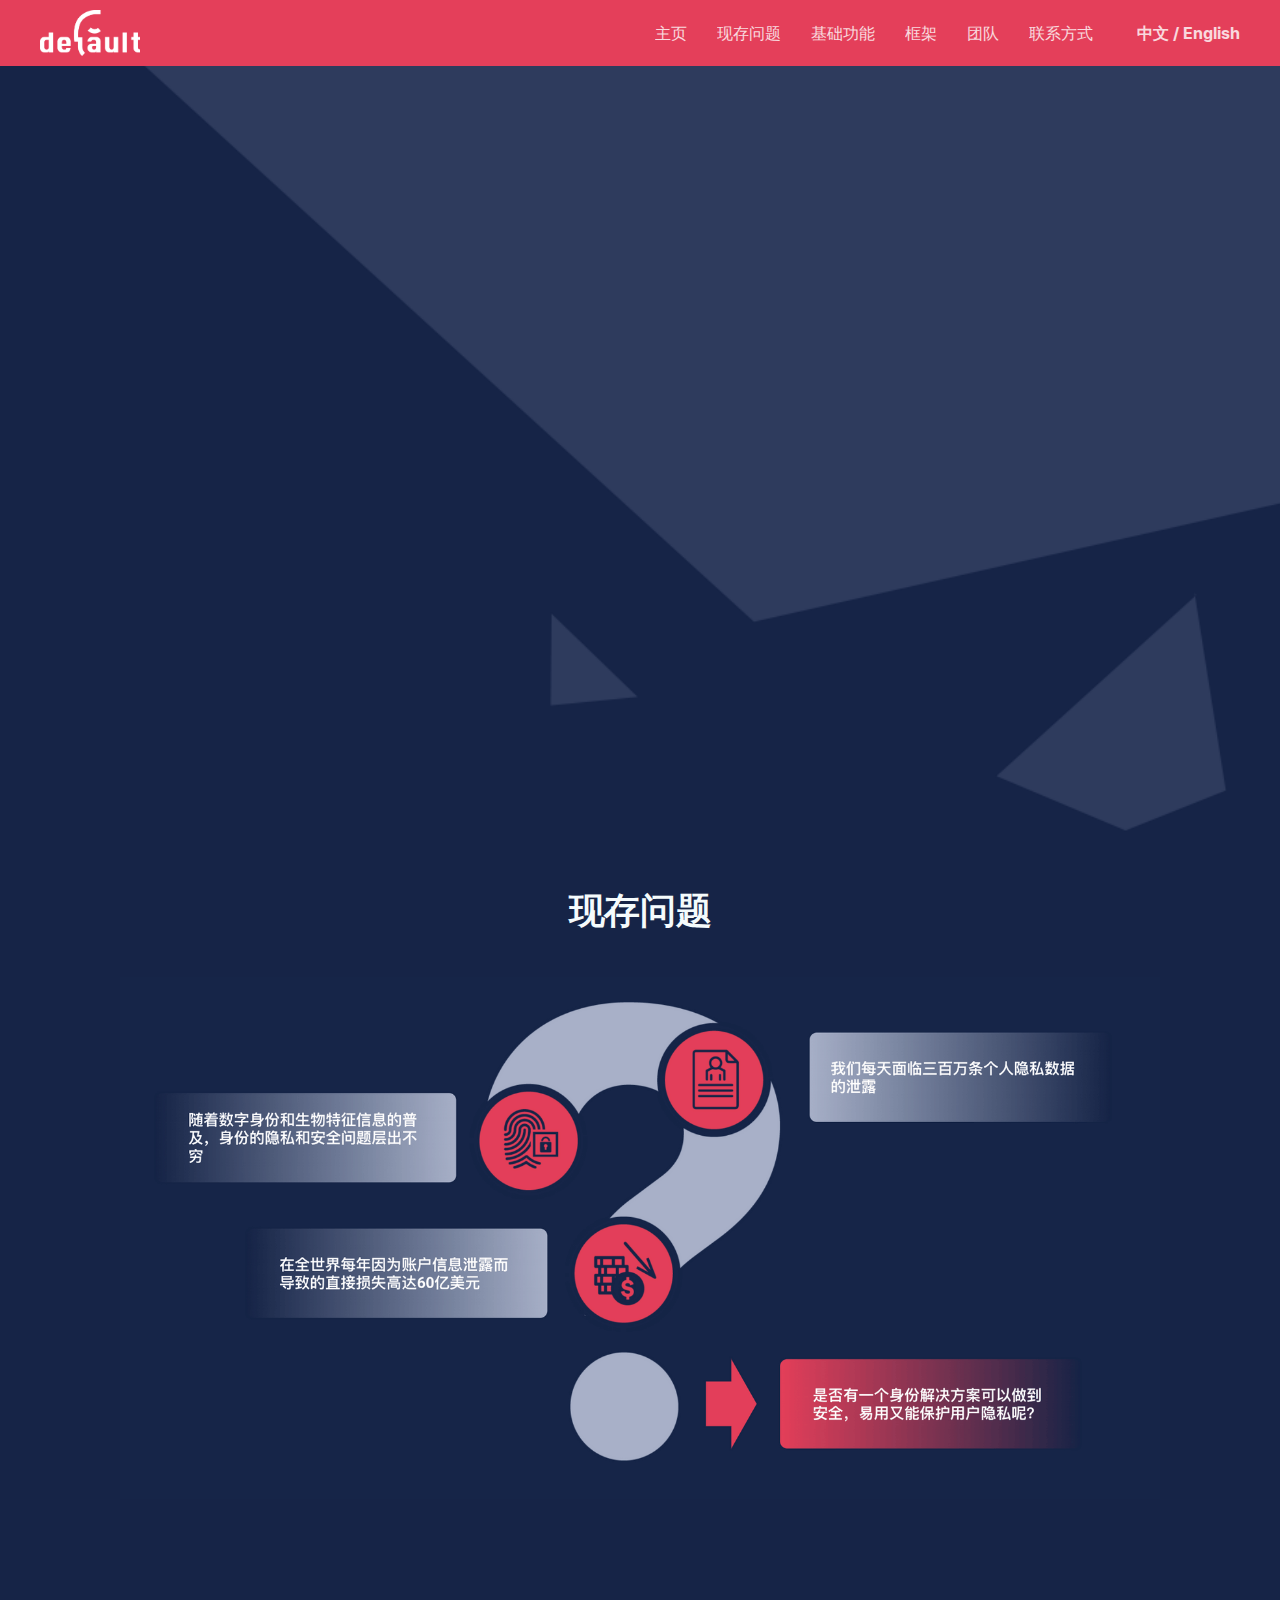
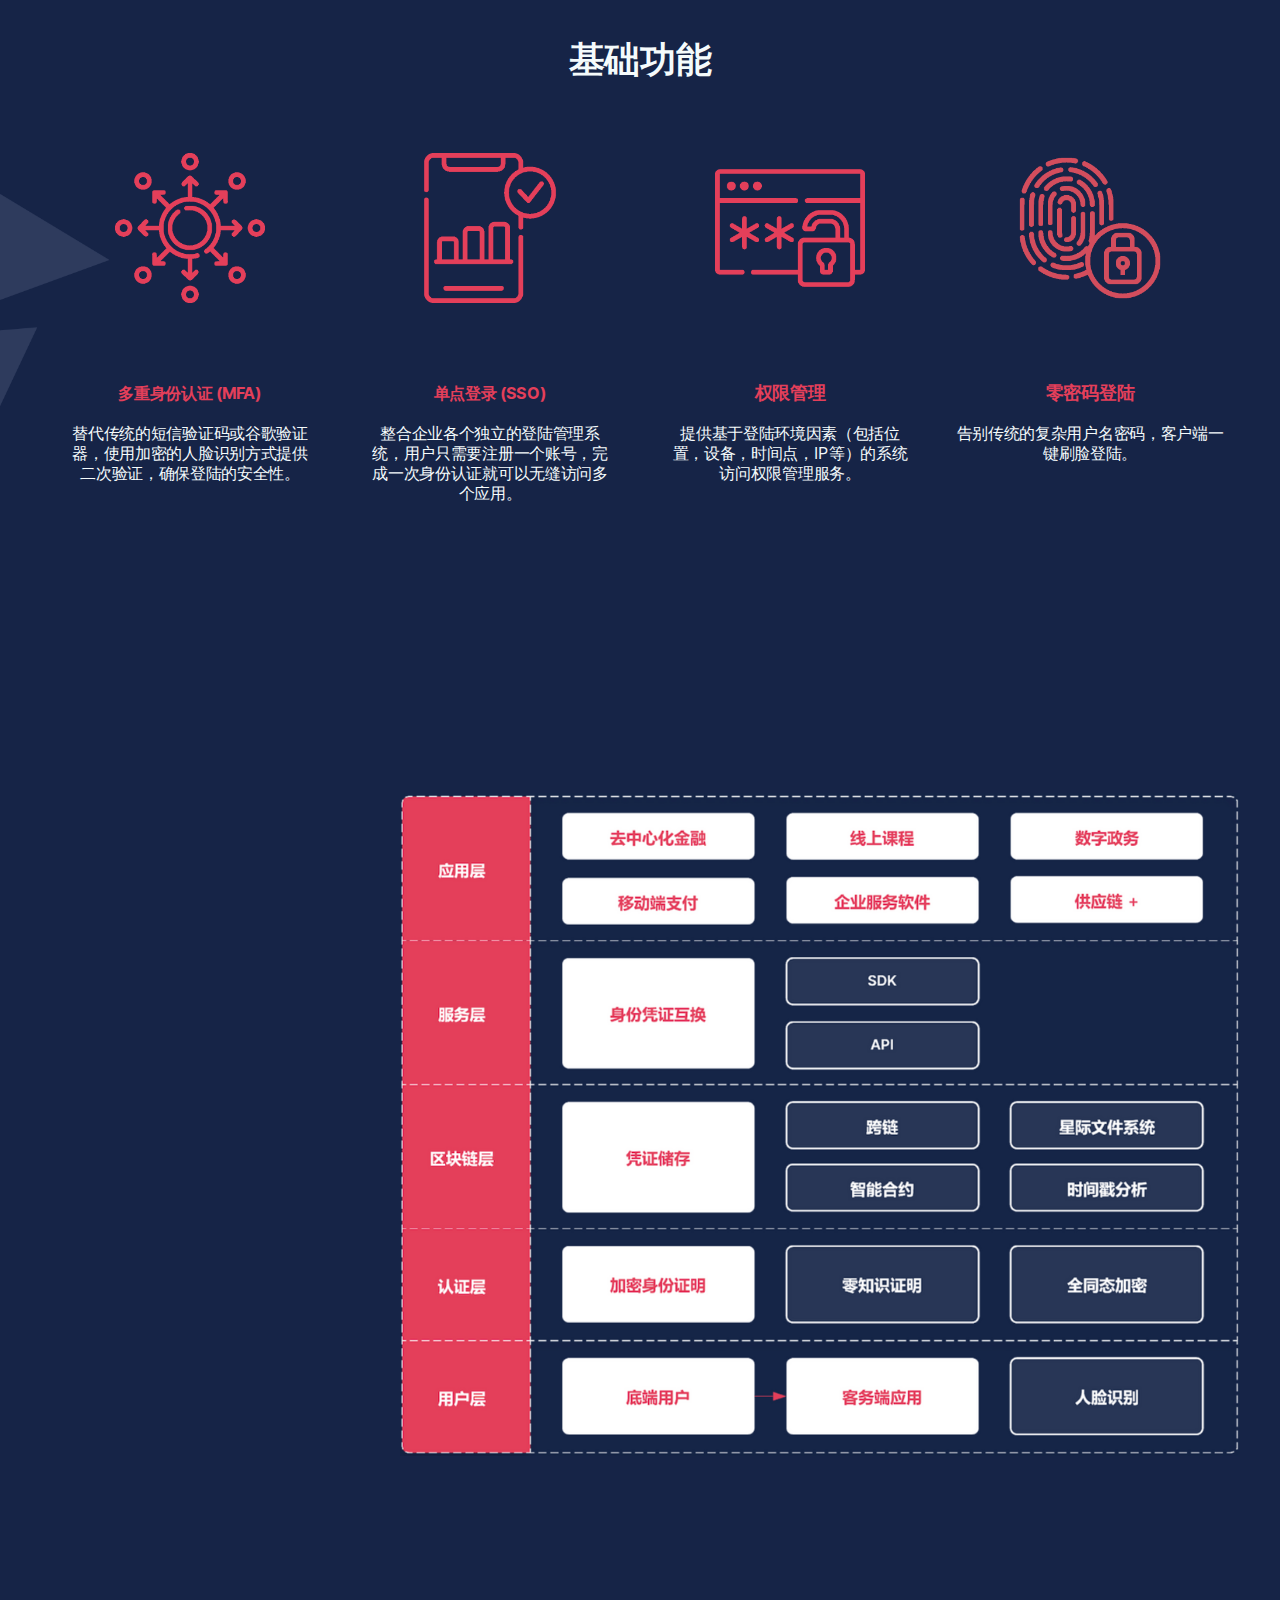
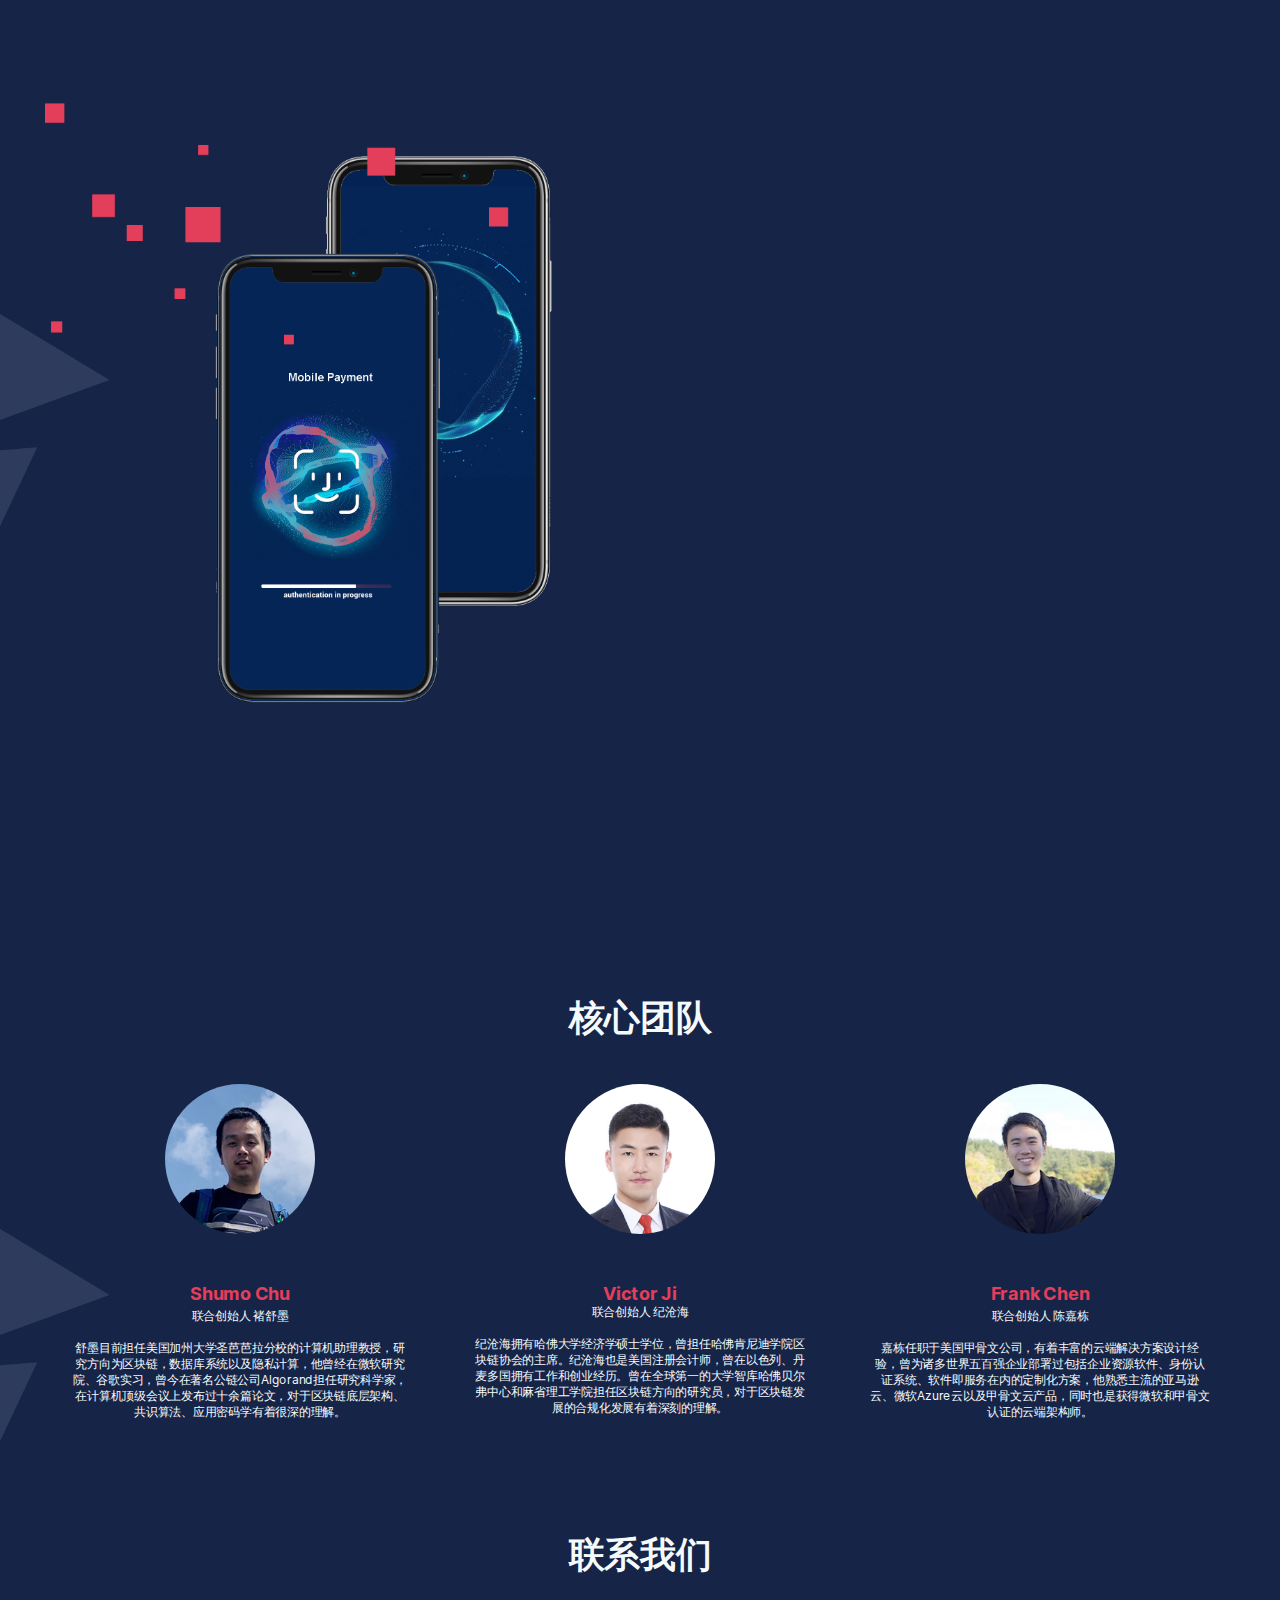
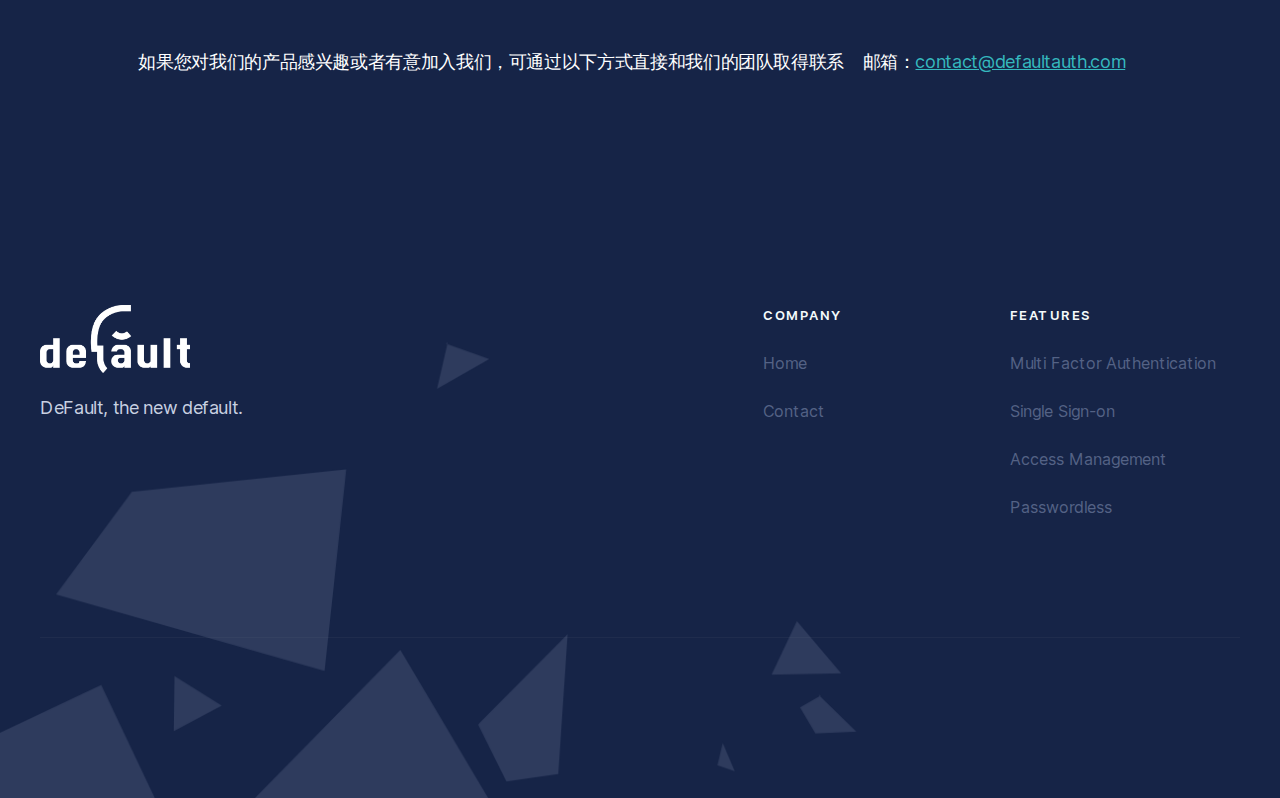
<file: home-chinese.html>
<!DOCTYPE html>
<!--  Last Published: Tue Aug 18 2020 12:42:39 GMT+0000 (Coordinated Universal Time)  -->
<html data-wf-page="5f3707e6598ce6f980069e26" data-wf-site="5f1ecdf9d4b3650b2617898e">
<head>
    <meta charset="utf-8">
    <title>Default</title>
    <meta content="DeFault致力于提供去中心化的身份解决方案（IDaaS），为企业服务软件和开放金融产品提供一个安全、易用、保护用户隐私的生物识别服务。" name="description">
    <meta content="Default" property="og:title">
    <meta content="DeFault致力于提供去中心化的身份解决方案（IDaaS），为企业服务软件和开放金融产品提供一个安全、易用、保护用户隐私的生物识别服务。" property="og:description">
    <meta content="Default" property="twitter:title">
    <meta content="DeFault致力于提供去中心化的身份解决方案（IDaaS），为企业服务软件和开放金融产品提供一个安全、易用、保护用户隐私的生物识别服务。" property="twitter:description">
    <meta property="og:type" content="website">
    <meta content="summary_large_image" name="twitter:card">
    <meta content="width=device-width, initial-scale=1" name="viewport">
    <link href="css/normalize.css" rel="stylesheet" type="text/css">
    <link href="css/components.css" rel="stylesheet" type="text/css">
    <link href="css/default-authorization.css" rel="stylesheet" type="text/css">
    <!-- [if lt IE 9]><script src="https://cdnjs.cloudflare.com/ajax/libs/html5shiv/3.7.3/html5shiv.min.js" type="text/javascript"></script><![endif] -->
    <script type="text/javascript">
        ! function(o, c) {
            var n = c.documentElement,
                t = " w-mod-";
            n.className += t + "js", ("ontouchstart" in o || o.DocumentTouch && c instanceof DocumentTouch) && (n.className += t + "touch")
        }(window, document);
    </script>
    <link href="images/favicon.png" rel="shortcut icon" type="image/x-icon">
    <link href="images/webclip.png" rel="apple-touch-icon">
    <style>
        body {
            -webkit-font-smoothing: antialiased;
            -moz-osx-font-smoothing: grayscale;
        }

        .redsvg {
            fill: green;
        }
    </style>
</head>

<body class="body">

    <div data-collapse="medium" data-animation="over-right" data-duration="400" id="Navigation" data-w-id="33c883c6-4afc-cc73-3bca-d2857a9d4bc2" role="banner" class="navbar w-nav">
        <div class="navigation-container">
            <div class="navigation-left"><img src="images/Asset-35x.png" sizes="100px" alt=""></div>
            <div class="navigation-right">
                <div class="menu-button w-nav-button">
                    <div class="icon w-icon-nav-menu"></div>
                </div>
                <nav role="navigation" class="nav-menu w-nav-menu"><a href="#home" class="nav-link w-nav-link">主页</a><a href="#" class="nav-link w-nav-link">现存问题</a><a href="#" class="nav-link w-nav-link">基础功能</a><a href="#architecture" class="nav-link w-nav-link">框架</a><a href="#team" class="nav-link w-nav-link">团队</a><a href="#contact" class="nav-link w-nav-link">联系方式</a></nav><a href="index.html" aria-current="page" class="nav-link w-nav-link w--current">中文 / English</a>
            </div>
        </div>
    </div>

    <div id="home" class="header">
        <div class="container-flex">
            <div class="hero-content">
                <h1 style="-webkit-transform:translate3d(-25PX, 0, 0) scale3d(1, 1, 1) rotateX(0) rotateY(0) rotateZ(0) skew(0, 0);-moz-transform:translate3d(-25PX, 0, 0) scale3d(1, 1, 1) rotateX(0) rotateY(0) rotateZ(0) skew(0, 0);-ms-transform:translate3d(-25PX, 0, 0) scale3d(1, 1, 1) rotateX(0) rotateY(0) rotateZ(0) skew(0, 0);transform:translate3d(-25PX, 0, 0) scale3d(1, 1, 1) rotateX(0) rotateY(0) rotateZ(0) skew(0, 0);opacity:0" class="hero-h1"><span class="brand-span">DeFault<br></span>安全、高效、易用<br></h1>
                <p style="-webkit-transform:translate3d(-25PX, 0, 0) scale3d(1, 1, 1) rotateX(0) rotateY(0) rotateZ(0) skew(0, 0);-moz-transform:translate3d(-25PX, 0, 0) scale3d(1, 1, 1) rotateX(0) rotateY(0) rotateZ(0) skew(0, 0);-ms-transform:translate3d(-25PX, 0, 0) scale3d(1, 1, 1) rotateX(0) rotateY(0) rotateZ(0) skew(0, 0);transform:translate3d(-25PX, 0, 0) scale3d(1, 1, 1) rotateX(0) rotateY(0) rotateZ(0) skew(0, 0);opacity:0" class="hero-paragraph">DeFault致力于提供去中心化的身份解决方案（IDaaS），为企业服务软件和开放金融产品提供一个安全、易用、保护用户隐私的生物识别服务。<br></p>
            </div>
            <div class="hero-image-wrap"><img src="images/hero-copy.png" alt="Food Delivery" srcset="images/hero-copy-p-500.png 500w, images/hero-copy.png 576w" sizes="(max-width: 612px) 94vw, (max-width: 991px) 576px, 47vw" style="opacity:0;-webkit-transform:translate3d(0, 0, 0) scale3d(0.95, 0.95, 1) rotateX(0) rotateY(0) rotateZ(0) skew(0, 0);-moz-transform:translate3d(0, 0, 0) scale3d(0.95, 0.95, 1) rotateX(0) rotateY(0) rotateZ(0) skew(0, 0);-ms-transform:translate3d(0, 0, 0) scale3d(0.95, 0.95, 1) rotateX(0) rotateY(0) rotateZ(0) skew(0, 0);transform:translate3d(0, 0, 0) scale3d(0.95, 0.95, 1) rotateX(0) rotateY(0) rotateZ(0) skew(0, 0)" class="hero-image"></div>
        </div>
    </div>
    <div class="section-3">
        <p id="current" class="feature-paragraph"><strong class="bold-text">现存问题</strong></p><img src="images/问题.png" width="1040" srcset="images/问题-p-500.png 500w, images/问题-p-800.png 800w, images/问题-p-1080.png 1080w, images/问题-p-1600.png 1600w, images/问题.png 1970w" sizes="100vw" alt="">
    </div>
    <div class="content-section">
        <div class="container">
            <div id="featureinfo">
                <p id="features" class="feature-paragraph"><strong class="bold-text">基础功能<br>‍</strong></p>
            </div>
        </div>
        <div class="container">
            <div class="w-row">
                <div class="column w-col w-col-3"><img src="images/decentralized.png" alt="" class="image">
                    <p class="feature-paragraph"><strong class="bold-text-3">多重身份认证 (MFA)<br><br></strong>替代传统的短信验证码或谷歌验证器，使用加密的人脸识别方式提供二次验证，确保登陆的安全性。</p>
                </div>
                <div class="column w-col w-col-3"><img src="images/app.png" alt="" class="image">
                    <p class="feature-paragraph"><strong class="bold-text-2">单点登录 (SSO)<br><br>‍</strong>整合企业各个独立的登陆管理系统，用户只需要注册一个账号，完成一次身份认证就可以无缝访问多个应用。</p>
                </div>
                <div class="column w-col w-col-3"><img src="images/password.png" alt="" class="image">
                    <p class="feature-paragraph"><strong class="bold-text-5">权限管理<br>‍<br></strong>提供基于登陆环境因素（包括位置，设备，时间点，IP等）的系统访问权限管理服务。</p>
                </div>
                <div class="column-2 w-col w-col-3"><img src="images/biometric.png" width="150" alt="" class="image redsvg">
                    <p class="feature-paragraph"><strong class="bold-text-5">零密码登陆<br>‍</strong><br>告别传统的复杂用户名密码，客户端一键刷脸登陆。</p>
                </div>
            </div>
        </div>
    </div>
    <div id="architecture" class="content-section-copy">
        <div class="container">
            <div class="container-flex">
                <div class="hero-content-copy">
                    <h1 style="-webkit-transform:translate3d(-25PX, 0, 0) scale3d(1, 1, 1) rotateX(0) rotateY(0) rotateZ(0) skew(0, 0);-moz-transform:translate3d(-25PX, 0, 0) scale3d(1, 1, 1) rotateX(0) rotateY(0) rotateZ(0) skew(0, 0);-ms-transform:translate3d(-25PX, 0, 0) scale3d(1, 1, 1) rotateX(0) rotateY(0) rotateZ(0) skew(0, 0);transform:translate3d(-25PX, 0, 0) scale3d(1, 1, 1) rotateX(0) rotateY(0) rotateZ(0) skew(0, 0);opacity:0" class="hero-h1">产品框架图<br></h1>
                </div>
                <div class="hero-image-wrap-copy"><img src="images/default架构.png" alt="Food Delivery" srcset="images/default架构-p-500.png 500w, images/default架构-p-800.png 800w, images/default架构-p-1080.png 1080w, images/default架构-p-1600.png 1600w, images/default架构-p-2000.png 2000w, images/default架构.png 2488w" sizes="(max-width: 991px) 94vw, 66vw" class="architecture"></div>
            </div>
        </div>
        <div class="container"></div>
    </div>
    <div id="solution" class="content-section">
        <div class="container">
            <div class="w-layout-grid content-grid">
                <div class="image-block"><img src="images/5f1eee5a861f1285e4814edf_1-24iqS01q4xyRdVsWN0rAqw副本.png" srcset="images/5f1eee5a861f1285e4814edf_1-24iqS01q4xyRdVsWN0rAqw副本-p-500.png 500w, images/5f1eee5a861f1285e4814edf_1-24iqS01q4xyRdVsWN0rAqw副本-p-800.png 800w, images/5f1eee5a861f1285e4814edf_1-24iqS01q4xyRdVsWN0rAqw副本-p-1080.png 1080w, images/5f1eee5a861f1285e4814edf_1-24iqS01q4xyRdVsWN0rAqw副本.png 1492w" sizes="94vw" alt="" class="image-2"></div>
                <div class="content-block">
                    <h1 style="-webkit-transform:translate3d(-25PX, 0, 0) scale3d(1, 1, 1) rotateX(0) rotateY(0) rotateZ(0) skew(0, 0);-moz-transform:translate3d(-25PX, 0, 0) scale3d(1, 1, 1) rotateX(0) rotateY(0) rotateZ(0) skew(0, 0);-ms-transform:translate3d(-25PX, 0, 0) scale3d(1, 1, 1) rotateX(0) rotateY(0) rotateZ(0) skew(0, 0);transform:translate3d(-25PX, 0, 0) scale3d(1, 1, 1) rotateX(0) rotateY(0) rotateZ(0) skew(0, 0);opacity:0" class="hero-h1">解决方案</h1>
                    <p style="-webkit-transform:translate3d(-25PX, 0, 0) scale3d(1, 1, 1) rotateX(0) rotateY(0) rotateZ(0) skew(0, 0);-moz-transform:translate3d(-25PX, 0, 0) scale3d(1, 1, 1) rotateX(0) rotateY(0) rotateZ(0) skew(0, 0);-ms-transform:translate3d(-25PX, 0, 0) scale3d(1, 1, 1) rotateX(0) rotateY(0) rotateZ(0) skew(0, 0);transform:translate3d(-25PX, 0, 0) scale3d(1, 1, 1) rotateX(0) rotateY(0) rotateZ(0) skew(0, 0);opacity:0" class="hero-paragraph">DeFault 创新性的采用了基于零知识证明的生物识别技术提供去中心化人脸登陆，多重验证等服务，且同时满足易用性，安全性，以及保护用户隐私等要求。DeFault能够无缝对接去中心化金融、供应链、政府、以及ERP等企业服务软件。我们从企业服务入手，将我们的人脸识别加密认证储存解决方案通过API整合到现有的企业服务软件中，为企业去中心化的提供单点登录，多重身份认证，用户访问管理等服务。<br></p>
                </div>
            </div>
        </div>
    </div>
    <div id="team" class="content-section">
        <div class="container">
            <div id="teaminfo" class="section-4">
                <p class="feature-paragraph"><strong class="bold-text">核心团队</strong></p>
            </div>
        </div>
        <div class="container">
            <div class="columns w-row">
                <div class="column w-col w-col-4"><img src="images/Screen-Shot-2020-07-27-at-11.30.09-AM.png" alt="" class="avatar">
                    <p class="team-paragraph"><strong class="bold-text-5">Shumo Chu<br>‍</strong>联合创始人 褚舒墨<br><br>舒墨目前担任美国加州大学圣芭芭拉分校的计算机助理教授，研究方向为区块链，数据库系统以及隐私计算，他曾经在微软研究院、谷歌实习，曾今在著名公链公司Algorand担任研究科学家，在计算机顶级会议上发布过十余篇论文，对于区块链底层架构、共识算法、应用密码学有着很深的理解。<br></p>
                </div>
                <div class="column w-col w-col-4"><img src="images/Screen-Shot-2020-07-27-at-11.30.24-AM.png" alt="" class="avatar">
                    <p class="team-paragraph"><strong class="bold-text-5">Victor Ji<br></strong>联合创始人 纪沧海<br><br>纪沧海拥有哈佛大学经济学硕士学位，曾担任哈佛肯尼迪学院区块链协会的主席。纪沧海也是美国注册会计师，曾在以色列、丹麦多国拥有工作和创业经历。曾在全球第一的大学智库哈佛贝尔弗中心和麻省理工学院担任区块链方向的研究员，对于区块链发展的合规化发展有着深刻的理解。<br></p>
                </div>
                <div class="column w-col w-col-4"><img src="images/Screen-Shot-2020-07-27-at-11.30.14-AM.png" alt="" class="avatar">
                    <p class="team-paragraph"><strong class="bold-text-5">Frank Chen<br>‍</strong>联合创始人 陈嘉栋<br><br>嘉栋任职于美国甲骨文公司，有着丰富的云端解决方案设计经验，曾为诸多世界五百强企业部署过包括企业资源软件、身份认证系统、软件即服务在内的定制化方案，他熟悉主流的亚马逊云、微软Azure云以及甲骨文云产品，同时也是获得微软和甲骨文认证的云端架构师。<br></p>
                </div>
            </div>
        </div>
        <div class="section"></div>
        <p id="contact" class="feature-paragraph"><strong class="bold-text"><br><br>联系我们<br></strong></p>
        <div id="contactinfo">
            <p class="paragraph-2"><br>如果您对我们的产品感兴趣或者有意加入我们，可通过以下方式直接和我们的团队取得联系    邮箱：<a href="mailto:contact@defaultauth.com">contact@defaultauth.com</a><strong><br></strong></p>
        </div>
    </div>
    <div class="footer">
        <div class="container">
            <div class="w-layout-grid footer-grid">
                <div id="w-node-a159dcc6da5a-dcc6da57" class="footer-column"><img src="images/Asset-35x.png" width="150" srcset="images/Asset-35x-p-500.png 500w, images/Asset-35x-p-800.png 800w, images/Asset-35x-p-1080.png 1080w, images/Asset-35x.png 2209w" sizes="150px" alt="" class="footer-logo">
                    <p class="hero-paragraph">DeFault, the new default.</p>
                </div>
                <div id="w-node-a159dcc6da5e-dcc6da57" class="footer-column">
                    <div class="title">company</div><a href="#home" class="footer-link">Home</a><a href="#contactinfo" class="footer-link">Contact</a>
                </div>
                <div id="w-node-a159dcc6da69-dcc6da57" class="footer-column">
                    <div class="title">features</div><a href="#features" class="footer-link">Multi Factor Authentication</a><a href="#features" class="footer-link">Single Sign-on</a><a href="#features" class="footer-link">Access Management</a><a href="#features" class="footer-link">Passwordless</a>
                </div>
            </div>
            <div class="footer-legal">
                <div class="footer-detail-left"></div>
                <div class="footer-detail-right"></div>
            </div>
        </div>
    </div>
    <script src="https://d3e54v103j8qbb.cloudfront.net/js/jquery-3.4.1.min.220afd743d.js?site=5f1ecdf9d4b3650b2617898e" type="text/javascript" integrity="sha256-CSXorXvZcTkaix6Yvo6HppcZGetbYMGWSFlBw8HfCJo=" crossorigin="anonymous"></script>
    <script src="js/default-authorization.js" type="text/javascript"></script>
    <!-- [if lte IE 9]><script src="https://cdnjs.cloudflare.com/ajax/libs/placeholders/3.0.2/placeholders.min.js"></script><![endif] -->
</body></html>
</file>
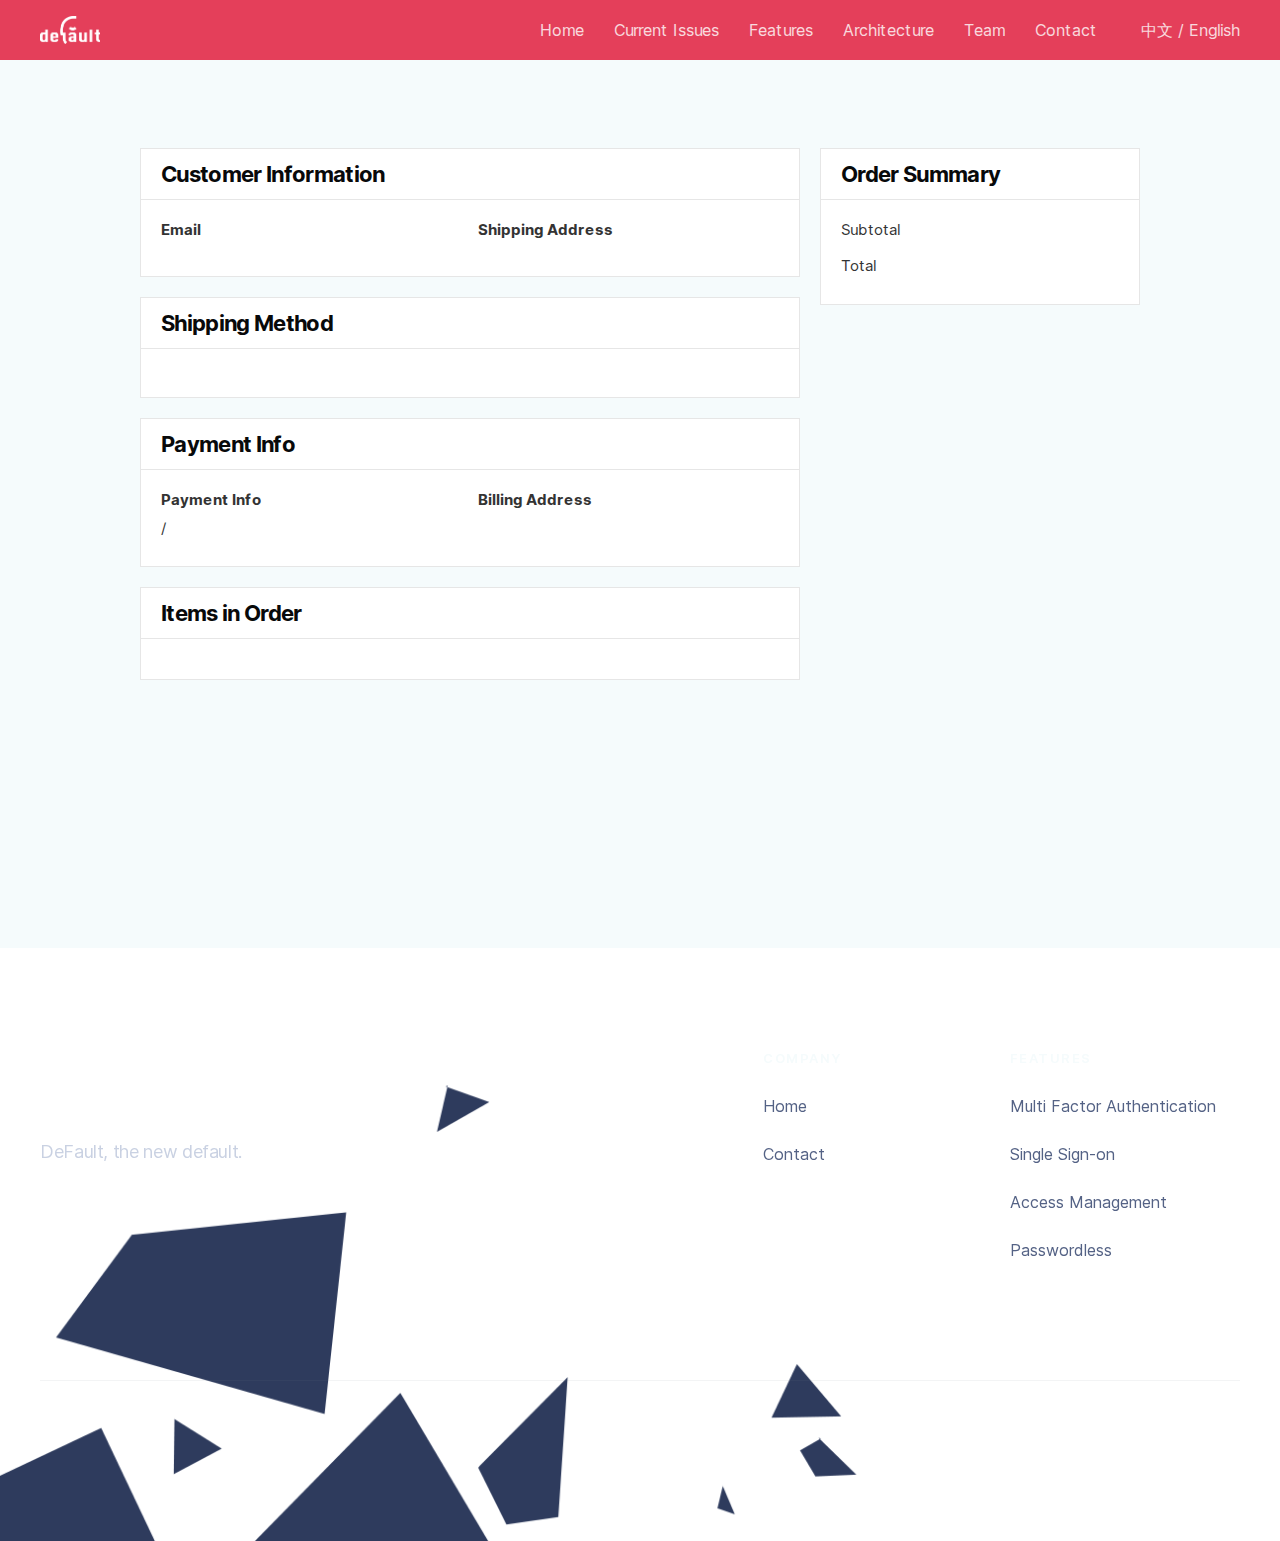
<file: order-confirmation.html>
<!DOCTYPE html>
<!--  Last Published: Tue Aug 18 2020 13:13:49 GMT+0000 (Coordinated Universal Time)  -->
<html data-wf-page="5f1ecdf9debb567df796b953" data-wf-site="5f1ecdf9d4b3650b2617898e">
<head>
  <meta charset="utf-8">
  <title>Chomp - Webflow Ecommerce HTML Website Template</title>
  <meta content="Chomp - Webflow Ecommerce HTML Website Template" property="og:title">
  <meta content="Chomp - Webflow Ecommerce HTML Website Template" property="twitter:title">
  <meta content="width=device-width, initial-scale=1" name="viewport">
  <link href="css/normalize.css" rel="stylesheet" type="text/css">
  <link href="css/components.css" rel="stylesheet" type="text/css">
  <link href="css/default-authorization.css" rel="stylesheet" type="text/css">
  <!-- [if lt IE 9]><script src="https://cdnjs.cloudflare.com/ajax/libs/html5shiv/3.7.3/html5shiv.min.js" type="text/javascript"></script><![endif] -->
  <script type="text/javascript">!function(o,c){var n=c.documentElement,t=" w-mod-";n.className+=t+"js",("ontouchstart"in o||o.DocumentTouch&&c instanceof DocumentTouch)&&(n.className+=t+"touch")}(window,document);</script>
  <link href="images/favicon.png" rel="shortcut icon" type="image/x-icon">
  <link href="images/webclip.png" rel="apple-touch-icon">
  <style>
body{
  -webkit-font-smoothing: antialiased;
  -moz-osx-font-smoothing: grayscale;
}
.redsvg {
   fill: green;
}
</style>
</head>
<body>
  <div id="Banner" class="banner">
    <div class="banner-wrap"></div>
  </div>
  <div data-collapse="medium" data-animation="over-right" data-duration="400" id="Navigation" data-w-id="33c883c6-4afc-cc73-3bca-d2857a9d4bc2" role="banner" class="navbar w-nav">
    <div class="navigation-container">
      <div class="navigation-left"><a href="index.html" class="brand w-nav-brand"><img src="images/Asset-35x.png" srcset="images/Asset-35x-p-500.png 500w, images/Asset-35x-p-800.png 800w, images/Asset-35x-p-1080.png 1080w, images/Asset-35x.png 2209w" sizes="100px" alt="" class="image-7"></a></div>
      <div class="navigation-right">
        <div class="menu-button w-nav-button">
          <div class="icon w-icon-nav-menu"></div>
        </div>
        <nav role="navigation" class="nav-menu w-nav-menu"><a href="#" class="nav-link w-nav-link">Home</a><a href="#" class="nav-link w-nav-link">Current Issues</a><a href="#" class="nav-link w-nav-link">Features</a><a href="#" class="nav-link w-nav-link">Architecture</a><a href="#" class="nav-link w-nav-link">Team</a><a href="#" class="nav-link w-nav-link">Contact</a></nav><a href="home-chinese.html" class="nav-link w-nav-link">中文 / English</a></div>
    </div>
  </div>
  <div data-node-type="commerce-order-confirmation-wrapper" data-wf-order-query="" data-wf-page-link-href-prefix="" class="w-commerce-commerceorderconfirmationcontainer order-confirmation">
    <div class="container-order">
      <div class="w-commerce-commercelayoutmain order-full">
        <div class="w-commerce-commercecheckoutcustomerinfosummarywrapper">
          <div class="w-commerce-commercecheckoutsummaryblockheader block-header">
            <h5>Customer Information</h5>
          </div>
          <fieldset class="w-commerce-commercecheckoutblockcontent">
            <div class="w-commerce-commercecheckoutrow">
              <div class="w-commerce-commercecheckoutcolumn">
                <div class="w-commerce-commercecheckoutsummaryitem"><label class="w-commerce-commercecheckoutsummarylabel field-label">Email</label>
                  <div></div>
                </div>
              </div>
              <div class="w-commerce-commercecheckoutcolumn">
                <div class="w-commerce-commercecheckoutsummaryitem"><label class="w-commerce-commercecheckoutsummarylabel field-label">Shipping Address</label>
                  <div></div>
                  <div></div>
                  <div></div>
                  <div class="w-commerce-commercecheckoutsummaryflexboxdiv">
                    <div class="w-commerce-commercecheckoutsummarytextspacingondiv"></div>
                    <div class="w-commerce-commercecheckoutsummarytextspacingondiv"></div>
                    <div class="w-commerce-commercecheckoutsummarytextspacingondiv"></div>
                  </div>
                  <div></div>
                </div>
              </div>
            </div>
          </fieldset>
        </div>
        <div class="w-commerce-commercecheckoutshippingsummarywrapper">
          <div class="w-commerce-commercecheckoutsummaryblockheader block-header">
            <h5>Shipping Method</h5>
          </div>
          <fieldset class="w-commerce-commercecheckoutblockcontent">
            <div class="w-commerce-commercecheckoutrow">
              <div class="w-commerce-commercecheckoutcolumn">
                <div class="w-commerce-commercecheckoutsummaryitem">
                  <div></div>
                  <div></div>
                </div>
              </div>
            </div>
          </fieldset>
        </div>
        <div class="w-commerce-commercecheckoutpaymentsummarywrapper">
          <div class="w-commerce-commercecheckoutsummaryblockheader">
            <h5>Payment Info</h5>
          </div>
          <fieldset class="w-commerce-commercecheckoutblockcontent">
            <div class="w-commerce-commercecheckoutrow">
              <div class="w-commerce-commercecheckoutcolumn">
                <div class="w-commerce-commercecheckoutsummaryitem"><label class="w-commerce-commercecheckoutsummarylabel field-label">Payment Info</label>
                  <div class="w-commerce-commercecheckoutsummaryflexboxdiv">
                    <div class="w-commerce-commercecheckoutsummarytextspacingondiv"></div>
                    <div class="w-commerce-commercecheckoutsummarytextspacingondiv"></div>
                  </div>
                  <div class="w-commerce-commercecheckoutsummaryflexboxdiv">
                    <div></div>
                    <div> / </div>
                    <div></div>
                  </div>
                </div>
              </div>
              <div class="w-commerce-commercecheckoutcolumn">
                <div class="w-commerce-commercecheckoutsummaryitem"><label class="w-commerce-commercecheckoutsummarylabel field-label">Billing Address</label>
                  <div></div>
                  <div></div>
                  <div></div>
                  <div class="w-commerce-commercecheckoutsummaryflexboxdiv">
                    <div class="w-commerce-commercecheckoutsummarytextspacingondiv"></div>
                    <div class="w-commerce-commercecheckoutsummarytextspacingondiv"></div>
                    <div class="w-commerce-commercecheckoutsummarytextspacingondiv"></div>
                  </div>
                  <div></div>
                </div>
              </div>
            </div>
          </fieldset>
        </div>
        <div class="w-commerce-commercecheckoutorderitemswrapper">
          <div class="w-commerce-commercecheckoutsummaryblockheader block-header">
            <h5>Items in Order</h5>
          </div>
          <fieldset class="w-commerce-commercecheckoutblockcontent">
            <script type="text/x-wf-template" id="wf-template-5e83ed851366eb50cd9ed4d4000000000051"></script>
            <div class="w-commerce-commercecheckoutorderitemslist" data-wf-collection="database.commerceOrder.userItems" data-wf-template-id="wf-template-5e83ed851366eb50cd9ed4d4000000000051"></div>
          </fieldset>
        </div>
      </div>
      <div class="w-commerce-commercelayoutsidebar order-column">
        <div class="order-detail">
          <div class="w-commerce-commercecheckoutordersummarywrapper">
            <div class="w-commerce-commercecheckoutsummaryblockheader">
              <h5>Order Summary</h5>
            </div>
            <fieldset class="w-commerce-commercecheckoutblockcontent">
              <div class="w-commerce-commercecheckoutsummarylineitem">
                <div>Subtotal</div>
                <div></div>
              </div>
              <script type="text/x-wf-template" id="wf-template-5e83ed851366eb50cd9ed4d400000000006b">%3Cdiv%20class%3D%22w-commerce-commercecheckoutordersummaryextraitemslistitem%22%3E%3Cdiv%3E%3C%2Fdiv%3E%3Cdiv%3E%3C%2Fdiv%3E%3C%2Fdiv%3E</script>
              <div class="w-commerce-commercecheckoutordersummaryextraitemslist" data-wf-collection="database.commerceOrder.extraItems" data-wf-template-id="wf-template-5e83ed851366eb50cd9ed4d400000000006b">
                <div class="w-commerce-commercecheckoutordersummaryextraitemslistitem">
                  <div></div>
                  <div></div>
                </div>
              </div>
              <div class="w-commerce-commercecheckoutsummarylineitem">
                <div>Total</div>
                <div class="w-commerce-commercecheckoutsummarytotal"></div>
              </div>
            </fieldset>
          </div>
        </div>
      </div>
    </div>
  </div>
  <div class="footer">
    <div class="container">
      <div class="w-layout-grid footer-grid">
        <div id="w-node-a159dcc6da5a-dcc6da57" class="footer-column"><img src="images/Asset-35x.png" width="150" srcset="images/Asset-35x-p-500.png 500w, images/Asset-35x-p-800.png 800w, images/Asset-35x-p-1080.png 1080w, images/Asset-35x.png 2209w" sizes="150px" alt="" class="footer-logo">
          <p class="hero-paragraph">DeFault, the new default.</p>
        </div>
        <div id="w-node-a159dcc6da5e-dcc6da57" class="footer-column">
          <div class="title">company</div><a href="#" class="footer-link">Home</a><a href="#" class="footer-link">Contact</a></div>
        <div id="w-node-a159dcc6da69-dcc6da57" class="footer-column">
          <div class="title">features</div><a href="#" class="footer-link">Multi Factor Authentication</a><a href="#" class="footer-link">Single Sign-on</a><a href="#" class="footer-link">Access Management</a><a href="#" class="footer-link">Passwordless</a></div>
      </div>
      <div class="footer-legal">
        <div class="footer-detail-left"></div>
        <div class="footer-detail-right"></div>
      </div>
    </div>
  </div>
  <script src="https://d3e54v103j8qbb.cloudfront.net/js/jquery-3.4.1.min.220afd743d.js?site=5f1ecdf9d4b3650b2617898e" type="text/javascript" integrity="sha256-CSXorXvZcTkaix6Yvo6HppcZGetbYMGWSFlBw8HfCJo=" crossorigin="anonymous"></script>
  <script src="js/default-authorization.js" type="text/javascript"></script>
  <!-- [if lte IE 9]><script src="https://cdnjs.cloudflare.com/ajax/libs/placeholders/3.0.2/placeholders.min.js"></script><![endif] -->
</body>
</html>
</file>
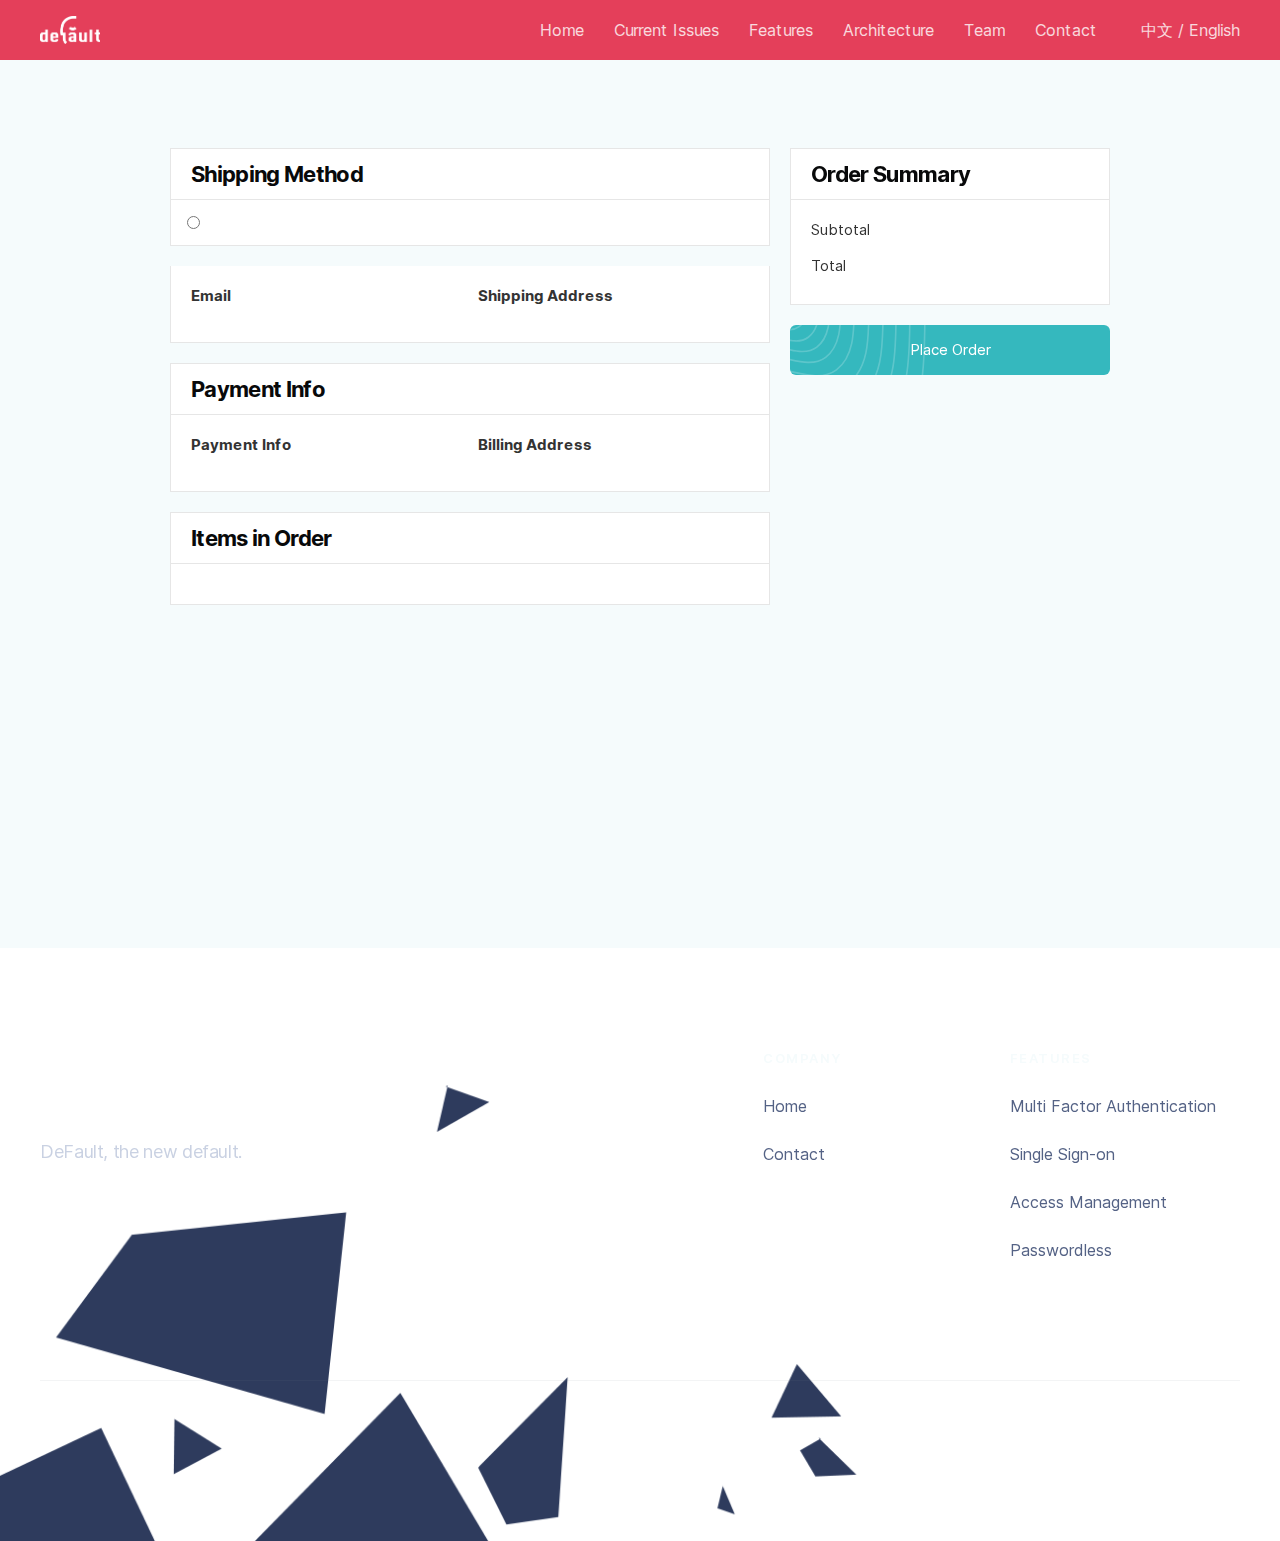
<file: paypal-checkout.html>
<!DOCTYPE html>
<!--  Last Published: Tue Aug 18 2020 13:13:49 GMT+0000 (Coordinated Universal Time)  -->
<html data-wf-page="5f1ecdf9debb564a1596b952" data-wf-site="5f1ecdf9d4b3650b2617898e">
<head>
  <meta charset="utf-8">
  <base target="_parent">
  <title>Peaks - Webflow Ecommerce HTML Website Template</title>
  <meta content="Peaks  - Webflow Ecommerce HTML Website Template" property="og:title">
  <meta content="Peaks  - Webflow Ecommerce HTML Website Template" property="twitter:title">
  <meta content="width=device-width, initial-scale=1" name="viewport">
  <link href="css/normalize.css" rel="stylesheet" type="text/css">
  <link href="css/components.css" rel="stylesheet" type="text/css">
  <link href="css/default-authorization.css" rel="stylesheet" type="text/css">
  <!-- [if lt IE 9]><script src="https://cdnjs.cloudflare.com/ajax/libs/html5shiv/3.7.3/html5shiv.min.js" type="text/javascript"></script><![endif] -->
  <script type="text/javascript">!function(o,c){var n=c.documentElement,t=" w-mod-";n.className+=t+"js",("ontouchstart"in o||o.DocumentTouch&&c instanceof DocumentTouch)&&(n.className+=t+"touch")}(window,document);</script>
  <link href="images/favicon.png" rel="shortcut icon" type="image/x-icon">
  <link href="images/webclip.png" rel="apple-touch-icon">
  <style>
body{
  -webkit-font-smoothing: antialiased;
  -moz-osx-font-smoothing: grayscale;
}
.redsvg {
   fill: green;
}
</style>
</head>
<body>
  <div id="Banner" class="banner">
    <div class="banner-wrap"></div>
  </div>
  <div data-collapse="medium" data-animation="over-right" data-duration="400" id="Navigation" data-w-id="33c883c6-4afc-cc73-3bca-d2857a9d4bc2" role="banner" class="navbar w-nav">
    <div class="navigation-container">
      <div class="navigation-left"><a href="index.html" class="brand w-nav-brand"><img src="images/Asset-35x.png" srcset="images/Asset-35x-p-500.png 500w, images/Asset-35x-p-800.png 800w, images/Asset-35x-p-1080.png 1080w, images/Asset-35x.png 2209w" sizes="100px" alt="" class="image-7"></a></div>
      <div class="navigation-right">
        <div class="menu-button w-nav-button">
          <div class="icon w-icon-nav-menu"></div>
        </div>
        <nav role="navigation" class="nav-menu w-nav-menu"><a href="#" class="nav-link w-nav-link">Home</a><a href="#" class="nav-link w-nav-link">Current Issues</a><a href="#" class="nav-link w-nav-link">Features</a><a href="#" class="nav-link w-nav-link">Architecture</a><a href="#" class="nav-link w-nav-link">Team</a><a href="#" class="nav-link w-nav-link">Contact</a></nav><a href="home-chinese.html" class="nav-link w-nav-link">中文 / English</a></div>
    </div>
  </div>
  <div data-node-type="commerce-paypal-checkout-form-container" data-wf-checkout-query="" data-wf-page-link-href-prefix="" class="w-commerce-commercepaypalcheckoutformcontainer paypal-checkout-form">
    <div class="w-commerce-commercelayoutcontainer w-container">
      <div class="w-commerce-commercelayoutmain">
        <form data-node-type="commerce-checkout-shipping-methods-wrapper" class="w-commerce-commercecheckoutshippingmethodswrapper">
          <div class="w-commerce-commercecheckoutblockheader block-header">
            <h5>Shipping Method</h5>
          </div>
          <fieldset>
            <script type="text/x-wf-template" id="wf-template-5e83ed841366eb07ca9ed4d2000000000012">%3Clabel%20class%3D%22w-commerce-commercecheckoutshippingmethoditem%22%3E%3Cinput%20type%3D%22radio%22%20required%3D%22%22%20name%3D%22shipping-method-choice%22%2F%3E%3Cdiv%20class%3D%22w-commerce-commercecheckoutshippingmethoddescriptionblock%22%3E%3Cdiv%20class%3D%22w-commerce-commerceboldtextblock%22%3E%3C%2Fdiv%3E%3Cdiv%3E%3C%2Fdiv%3E%3C%2Fdiv%3E%3Cdiv%3E%3C%2Fdiv%3E%3C%2Flabel%3E</script>
            <div data-node-type="commerce-checkout-shipping-methods-list" class="w-commerce-commercecheckoutshippingmethodslist" data-wf-collection="database.commerceOrder.availableShippingMethods" data-wf-template-id="wf-template-5e83ed841366eb07ca9ed4d2000000000012"><label class="w-commerce-commercecheckoutshippingmethoditem"><input type="radio" required="" name="shipping-method-choice"><div class="w-commerce-commercecheckoutshippingmethoddescriptionblock"><div class="w-commerce-commerceboldtextblock"></div><div></div></div><div></div></label></div>
            <div data-node-type="commerce-checkout-shipping-methods-empty-state" style="display:none" class="w-commerce-commercecheckoutshippingmethodsemptystate">
              <div>No shipping methods are available for the address given.</div>
            </div>
          </fieldset>
        </form>
        <div class="w-commerce-commercecheckoutcustomerinfosummarywrapper">
          <fieldset class="w-commerce-commercecheckoutblockcontent">
            <div class="w-commerce-commercecheckoutrow">
              <div class="w-commerce-commercecheckoutcolumn">
                <div class="w-commerce-commercecheckoutsummaryitem"><label class="w-commerce-commercecheckoutsummarylabel field-label">Email</label>
                  <div></div>
                </div>
              </div>
              <div class="w-commerce-commercecheckoutcolumn">
                <div class="w-commerce-commercecheckoutsummaryitem"><label class="w-commerce-commercecheckoutsummarylabel field-label">Shipping Address</label>
                  <div></div>
                  <div></div>
                  <div></div>
                  <div class="w-commerce-commercecheckoutsummaryflexboxdiv">
                    <div class="w-commerce-commercecheckoutsummarytextspacingondiv"></div>
                    <div class="w-commerce-commercecheckoutsummarytextspacingondiv"></div>
                    <div class="w-commerce-commercecheckoutsummarytextspacingondiv"></div>
                  </div>
                  <div></div>
                </div>
              </div>
            </div>
          </fieldset>
        </div>
        <div class="w-commerce-commercecheckoutpaymentsummarywrapper">
          <div class="w-commerce-commercecheckoutsummaryblockheader block-header">
            <h5>Payment Info</h5>
          </div>
          <fieldset class="w-commerce-commercecheckoutblockcontent">
            <div class="w-commerce-commercecheckoutrow">
              <div class="w-commerce-commercecheckoutcolumn">
                <div class="w-commerce-commercecheckoutsummaryitem"><label class="w-commerce-commercecheckoutsummarylabel field-label">Payment Info</label>
                  <div class="w-commerce-commercecheckoutsummaryflexboxdiv">
                    <div class="w-commerce-commercecheckoutsummarytextspacingondiv"></div>
                  </div>
                </div>
              </div>
              <div class="w-commerce-commercecheckoutcolumn">
                <div class="w-commerce-commercecheckoutsummaryitem"><label class="w-commerce-commercecheckoutsummarylabel field-label">Billing Address</label>
                  <div></div>
                  <div></div>
                  <div></div>
                  <div class="w-commerce-commercecheckoutsummaryflexboxdiv">
                    <div class="w-commerce-commercecheckoutsummarytextspacingondiv"></div>
                    <div class="w-commerce-commercecheckoutsummarytextspacingondiv"></div>
                    <div class="w-commerce-commercecheckoutsummarytextspacingondiv"></div>
                  </div>
                  <div></div>
                </div>
              </div>
            </div>
          </fieldset>
        </div>
        <div class="w-commerce-commercecheckoutorderitemswrapper">
          <div class="w-commerce-commercecheckoutsummaryblockheader block-header">
            <h5>Items in Order</h5>
          </div>
          <fieldset class="w-commerce-commercecheckoutblockcontent">
            <script type="text/x-wf-template" id="wf-template-5e83ed841366eb07ca9ed4d2000000000050"></script>
            <div class="w-commerce-commercecheckoutorderitemslist" data-wf-collection="database.commerceOrder.userItems" data-wf-template-id="wf-template-5e83ed841366eb07ca9ed4d2000000000050"></div>
          </fieldset>
        </div>
      </div>
      <div class="w-commerce-commercelayoutsidebar">
        <div class="w-commerce-commercecheckoutordersummarywrapper">
          <div class="w-commerce-commercecheckoutsummaryblockheader block-header">
            <h5>Order Summary</h5>
          </div>
          <fieldset class="w-commerce-commercecheckoutblockcontent">
            <div class="w-commerce-commercecheckoutsummarylineitem">
              <div>Subtotal</div>
              <div></div>
            </div>
            <script type="text/x-wf-template" id="wf-template-5e83ed841366eb07ca9ed4d200000000006a">%3Cdiv%20class%3D%22w-commerce-commercecheckoutordersummaryextraitemslistitem%22%3E%3Cdiv%3E%3C%2Fdiv%3E%3Cdiv%3E%3C%2Fdiv%3E%3C%2Fdiv%3E</script>
            <div class="w-commerce-commercecheckoutordersummaryextraitemslist" data-wf-collection="database.commerceOrder.extraItems" data-wf-template-id="wf-template-5e83ed841366eb07ca9ed4d200000000006a">
              <div class="w-commerce-commercecheckoutordersummaryextraitemslistitem">
                <div></div>
                <div></div>
              </div>
            </div>
            <div class="w-commerce-commercecheckoutsummarylineitem">
              <div>Total</div>
              <div class="w-commerce-commercecheckoutsummarytotal"></div>
            </div>
          </fieldset>
        </div><a href="#" value="Place Order" data-node-type="commerce-checkout-place-order-button" class="w-commerce-commercecheckoutplaceorderbutton submit-button" data-loading-text="Placing Order...">Place Order</a>
        <div data-node-type="commerce-checkout-error-state" style="display:none" class="w-commerce-commercepaypalcheckouterrorstate">
          <div class="w-checkout-error-msg" data-w-info-error="There was an error processing your customer info.  Please try again, or contact us if you continue to have problems." data-w-shipping-error="Sorry. We can’t ship your order to the address provided." data-w-billing-error="Your payment could not be completed with the payment information provided.  Please make sure that your card and billing address information is correct, or try a different payment card, to complete this order.  Contact us if you continue to have problems." data-w-payment-error="There was an error processing your payment.  Please try again, or contact us if you continue to have problems." data-w-pricing-error="The prices of one or more items in your cart have changed. Please refresh this page and try again." data-w-extras-error="A merchant setting has changed that impacts your cart. Please refresh and try again." data-w-product-error="One or more of the products in your cart have been removed. Please refresh the page and try again." data-w-invalid-discount-error="This discount is invalid." data-w-expired-discount-error="This discount is no longer available." data-w-usage-reached-discount-error="This discount is no longer available." data-w-order-minimum-not-met-error="Your order does not meet the requirements for this discount.">There was an error processing your customer info. Please try again, or contact us if you continue to have problems.</div>
        </div>
      </div>
    </div>
  </div>
  <div class="footer">
    <div class="container">
      <div class="w-layout-grid footer-grid">
        <div id="w-node-a159dcc6da5a-dcc6da57" class="footer-column"><img src="images/Asset-35x.png" width="150" srcset="images/Asset-35x-p-500.png 500w, images/Asset-35x-p-800.png 800w, images/Asset-35x-p-1080.png 1080w, images/Asset-35x.png 2209w" sizes="150px" alt="" class="footer-logo">
          <p class="hero-paragraph">DeFault, the new default.</p>
        </div>
        <div id="w-node-a159dcc6da5e-dcc6da57" class="footer-column">
          <div class="title">company</div><a href="#" class="footer-link">Home</a><a href="#" class="footer-link">Contact</a></div>
        <div id="w-node-a159dcc6da69-dcc6da57" class="footer-column">
          <div class="title">features</div><a href="#" class="footer-link">Multi Factor Authentication</a><a href="#" class="footer-link">Single Sign-on</a><a href="#" class="footer-link">Access Management</a><a href="#" class="footer-link">Passwordless</a></div>
      </div>
      <div class="footer-legal">
        <div class="footer-detail-left"></div>
        <div class="footer-detail-right"></div>
      </div>
    </div>
  </div>
  <script src="https://d3e54v103j8qbb.cloudfront.net/js/jquery-3.4.1.min.220afd743d.js?site=5f1ecdf9d4b3650b2617898e" type="text/javascript" integrity="sha256-CSXorXvZcTkaix6Yvo6HppcZGetbYMGWSFlBw8HfCJo=" crossorigin="anonymous"></script>
  <script src="js/default-authorization.js" type="text/javascript"></script>
  <!-- [if lte IE 9]><script src="https://cdnjs.cloudflare.com/ajax/libs/placeholders/3.0.2/placeholders.min.js"></script><![endif] -->
</body>
</html>
</file>
<file: css/components.css>
@font-face {
  font-family: 'webflow-icons';
  src: url("[data-uri]") format('truetype');
  font-weight: normal;
  font-style: normal;
}
[class^="w-icon-"],
[class*=" w-icon-"] {
  /* use !important to prevent issues with browser extensions that change fonts */
  font-family: 'webflow-icons' !important;
  speak: none;
  font-style: normal;
  font-weight: normal;
  font-variant: normal;
  text-transform: none;
  line-height: 1;
  /* Better Font Rendering =========== */
  -webkit-font-smoothing: antialiased;
  -moz-osx-font-smoothing: grayscale;
}
.w-icon-slider-right:before {
  content: "\e600";
}
.w-icon-slider-left:before {
  content: "\e601";
}
.w-icon-nav-menu:before {
  content: "\e602";
}
.w-icon-arrow-down:before,
.w-icon-dropdown-toggle:before {
  content: "\e603";
}
.w-icon-file-upload-remove:before {
  content: "\e900";
}
.w-icon-file-upload-icon:before {
  content: "\e903";
}
* {
  -webkit-box-sizing: border-box;
  -moz-box-sizing: border-box;
  box-sizing: border-box;
}
html {
  height: 100%;
}
body {
  margin: 0;
  min-height: 100%;
  background-color: #fff;
  font-family: Arial, sans-serif;
  font-size: 14px;
  line-height: 20px;
  color: #333;
}
img {
  max-width: 100%;
  vertical-align: middle;
  display: inline-block;
}
html.w-mod-touch * {
  background-attachment: scroll !important;
}
.w-block {
  display: block;
}
.w-inline-block {
  max-width: 100%;
  display: inline-block;
}
.w-clearfix:before,
.w-clearfix:after {
  content: " ";
  display: table;
  grid-column-start: 1;
  grid-row-start: 1;
  grid-column-end: 2;
  grid-row-end: 2;
}
.w-clearfix:after {
  clear: both;
}
.w-hidden {
  display: none;
}
.w-button {
  display: inline-block;
  padding: 9px 15px;
  background-color: #3898EC;
  color: white;
  border: 0;
  line-height: inherit;
  text-decoration: none;
  cursor: pointer;
  border-radius: 0;
}
input.w-button {
  -webkit-appearance: button;
}
html[data-w-dynpage] [data-w-cloak] {
  color: transparent !important;
}
.w-webflow-badge,
.w-webflow-badge * {
  position: static;
  left: auto;
  top: auto;
  right: auto;
  bottom: auto;
  z-index: auto;
  display: block;
  visibility: visible;
  overflow: visible;
  overflow-x: visible;
  overflow-y: visible;
  box-sizing: border-box;
  width: auto;
  height: auto;
  max-height: none;
  max-width: none;
  min-height: 0;
  min-width: 0;
  margin: 0;
  padding: 0;
  float: none;
  clear: none;
  border: 0 none transparent;
  border-radius: 0;
  background: none;
  background-image: none;
  background-position: 0% 0%;
  background-size: auto auto;
  background-repeat: repeat;
  background-origin: padding-box;
  background-clip: border-box;
  background-attachment: scroll;
  background-color: transparent;
  box-shadow: none;
  opacity: 1.0;
  transform: none;
  transition: none;
  direction: ltr;
  font-family: inherit;
  font-weight: inherit;
  color: inherit;
  font-size: inherit;
  line-height: inherit;
  font-style: inherit;
  font-variant: inherit;
  text-align: inherit;
  letter-spacing: inherit;
  text-decoration: inherit;
  text-indent: 0;
  text-transform: inherit;
  list-style-type: disc;
  text-shadow: none;
  font-smoothing: auto;
  vertical-align: baseline;
  cursor: inherit;
  white-space: inherit;
  word-break: normal;
  word-spacing: normal;
  word-wrap: normal;
}
.w-webflow-badge {
  position: fixed !important;
  display: inline-block !important;
  visibility: visible !important;
  opacity: 1 !important;
  z-index: 2147483647 !important;
  top: auto !important;
  right: 12px !important;
  bottom: 12px !important;
  left: auto !important;
  color: #AAADB0 !important;
  background-color: #fff !important;
  border-radius: 3px !important;
  padding: 6px 8px 6px 6px !important;
  font-size: 12px !important;
  opacity: 1.0 !important;
  line-height: 14px !important;
  text-decoration: none !important;
  transform: none !important;
  margin: 0 !important;
  width: auto !important;
  height: auto !important;
  overflow: visible !important;
  white-space: nowrap;
  box-shadow: 0 0 0 1px rgba(0, 0, 0, 0.1), 0px 1px 3px rgba(0, 0, 0, 0.1);
  cursor: pointer;
}
.w-webflow-badge > img {
  display: inline-block !important;
  visibility: visible !important;
  opacity: 1 !important;
  vertical-align: middle !important;
}
h1,
h2,
h3,
h4,
h5,
h6 {
  font-weight: bold;
  margin-bottom: 10px;
}
h1 {
  font-size: 38px;
  line-height: 44px;
  margin-top: 20px;
}
h2 {
  font-size: 32px;
  line-height: 36px;
  margin-top: 20px;
}
h3 {
  font-size: 24px;
  line-height: 30px;
  margin-top: 20px;
}
h4 {
  font-size: 18px;
  line-height: 24px;
  margin-top: 10px;
}
h5 {
  font-size: 14px;
  line-height: 20px;
  margin-top: 10px;
}
h6 {
  font-size: 12px;
  line-height: 18px;
  margin-top: 10px;
}
p {
  margin-top: 0;
  margin-bottom: 10px;
}
blockquote {
  margin: 0 0 10px 0;
  padding: 10px 20px;
  border-left: 5px solid #E2E2E2;
  font-size: 18px;
  line-height: 22px;
}
figure {
  margin: 0;
  margin-bottom: 10px;
}
figcaption {
  margin-top: 5px;
  text-align: center;
}
ul,
ol {
  margin-top: 0px;
  margin-bottom: 10px;
  padding-left: 40px;
}
.w-list-unstyled {
  padding-left: 0;
  list-style: none;
}
.w-embed:before,
.w-embed:after {
  content: " ";
  display: table;
  grid-column-start: 1;
  grid-row-start: 1;
  grid-column-end: 2;
  grid-row-end: 2;
}
.w-embed:after {
  clear: both;
}
.w-video {
  width: 100%;
  position: relative;
  padding: 0;
}
.w-video iframe,
.w-video object,
.w-video embed {
  position: absolute;
  top: 0;
  left: 0;
  width: 100%;
  height: 100%;
}
fieldset {
  padding: 0;
  margin: 0;
  border: 0;
}
button,
html input[type="button"],
input[type="reset"] {
  border: 0;
  cursor: pointer;
  -webkit-appearance: button;
}
.w-form {
  margin: 0 0 15px;
}
.w-form-done {
  display: none;
  padding: 20px;
  text-align: center;
  background-color: #dddddd;
}
.w-form-fail {
  display: none;
  margin-top: 10px;
  padding: 10px;
  background-color: #ffdede;
}
label {
  display: block;
  margin-bottom: 5px;
  font-weight: bold;
}
.w-input,
.w-select {
  display: block;
  width: 100%;
  height: 38px;
  padding: 8px 12px;
  margin-bottom: 10px;
  font-size: 14px;
  line-height: 1.428571429;
  color: #333333;
  vertical-align: middle;
  background-color: #ffffff;
  border: 1px solid #cccccc;
}
.w-input:-moz-placeholder,
.w-select:-moz-placeholder {
  color: #999;
}
.w-input::-moz-placeholder,
.w-select::-moz-placeholder {
  color: #999;
  opacity: 1;
}
.w-input:-ms-input-placeholder,
.w-select:-ms-input-placeholder {
  color: #999;
}
.w-input::-webkit-input-placeholder,
.w-select::-webkit-input-placeholder {
  color: #999;
}
.w-input:focus,
.w-select:focus {
  border-color: #3898EC;
  outline: 0;
}
.w-input[disabled],
.w-select[disabled],
.w-input[readonly],
.w-select[readonly],
fieldset[disabled] .w-input,
fieldset[disabled] .w-select {
  cursor: not-allowed;
  background-color: #eeeeee;
}
textarea.w-input,
textarea.w-select {
  height: auto;
}
.w-select {
  background-color: #f3f3f3;
}
.w-select[multiple] {
  height: auto;
}
.w-form-label {
  display: inline-block;
  cursor: pointer;
  font-weight: normal;
  margin-bottom: 0px;
}
.w-radio {
  display: block;
  margin-bottom: 5px;
  padding-left: 20px;
}
.w-radio:before,
.w-radio:after {
  content: " ";
  display: table;
  grid-column-start: 1;
  grid-row-start: 1;
  grid-column-end: 2;
  grid-row-end: 2;
}
.w-radio:after {
  clear: both;
}
.w-radio-input {
  margin: 4px 0 0;
  margin-top: 1px \9;
  line-height: normal;
  float: left;
  margin-left: -20px;
}
.w-radio-input {
  margin-top: 3px;
}
.w-file-upload {
  display: block;
  margin-bottom: 10px;
}
.w-file-upload-input {
  width: 0.1px;
  height: 0.1px;
  opacity: 0;
  overflow: hidden;
  position: absolute;
  z-index: -100;
}
.w-file-upload-default,
.w-file-upload-uploading,
.w-file-upload-success {
  display: inline-block;
  color: #333333;
}
.w-file-upload-error {
  display: block;
  margin-top: 10px;
}
.w-file-upload-default.w-hidden,
.w-file-upload-uploading.w-hidden,
.w-file-upload-error.w-hidden,
.w-file-upload-success.w-hidden {
  display: none;
}
.w-file-upload-uploading-btn {
  display: flex;
  font-size: 14px;
  font-weight: normal;
  cursor: pointer;
  margin: 0;
  padding: 8px 12px;
  border: 1px solid #cccccc;
  background-color: #fafafa;
}
.w-file-upload-file {
  display: flex;
  flex-grow: 1;
  justify-content: space-between;
  margin: 0;
  padding: 8px 9px 8px 11px;
  border: 1px solid #cccccc;
  background-color: #fafafa;
}
.w-file-upload-file-name {
  font-size: 14px;
  font-weight: normal;
  display: block;
}
.w-file-remove-link {
  margin-top: 3px;
  margin-left: 10px;
  width: auto;
  height: auto;
  padding: 3px;
  display: block;
  cursor: pointer;
}
.w-icon-file-upload-remove {
  margin: auto;
  font-size: 10px;
}
.w-file-upload-error-msg {
  display: inline-block;
  color: #ea384c;
  padding: 2px 0;
}
.w-file-upload-info {
  display: inline-block;
  line-height: 38px;
  padding: 0 12px;
}
.w-file-upload-label {
  display: inline-block;
  font-size: 14px;
  font-weight: normal;
  cursor: pointer;
  margin: 0;
  padding: 8px 12px;
  border: 1px solid #cccccc;
  background-color: #fafafa;
}
.w-icon-file-upload-icon,
.w-icon-file-upload-uploading {
  display: inline-block;
  margin-right: 8px;
  width: 20px;
}
.w-icon-file-upload-uploading {
  height: 20px;
}
.w-container {
  margin-left: auto;
  margin-right: auto;
  max-width: 940px;
}
.w-container:before,
.w-container:after {
  content: " ";
  display: table;
  grid-column-start: 1;
  grid-row-start: 1;
  grid-column-end: 2;
  grid-row-end: 2;
}
.w-container:after {
  clear: both;
}
.w-container .w-row {
  margin-left: -10px;
  margin-right: -10px;
}
.w-row:before,
.w-row:after {
  content: " ";
  display: table;
  grid-column-start: 1;
  grid-row-start: 1;
  grid-column-end: 2;
  grid-row-end: 2;
}
.w-row:after {
  clear: both;
}
.w-row .w-row {
  margin-left: 0;
  margin-right: 0;
}
.w-col {
  position: relative;
  float: left;
  width: 100%;
  min-height: 1px;
  padding-left: 10px;
  padding-right: 10px;
}
.w-col .w-col {
  padding-left: 0;
  padding-right: 0;
}
.w-col-1 {
  width: 8.33333333%;
}
.w-col-2 {
  width: 16.66666667%;
}
.w-col-3 {
  width: 25%;
}
.w-col-4 {
  width: 33.33333333%;
}
.w-col-5 {
  width: 41.66666667%;
}
.w-col-6 {
  width: 50%;
}
.w-col-7 {
  width: 58.33333333%;
}
.w-col-8 {
  width: 66.66666667%;
}
.w-col-9 {
  width: 75%;
}
.w-col-10 {
  width: 83.33333333%;
}
.w-col-11 {
  width: 91.66666667%;
}
.w-col-12 {
  width: 100%;
}
.w-hidden-main {
  display: none !important;
}
@media screen and (max-width: 991px) {
  .w-container {
    max-width: 728px;
  }
  .w-hidden-main {
    display: inherit !important;
  }
  .w-hidden-medium {
    display: none !important;
  }
  .w-col-medium-1 {
    width: 8.33333333%;
  }
  .w-col-medium-2 {
    width: 16.66666667%;
  }
  .w-col-medium-3 {
    width: 25%;
  }
  .w-col-medium-4 {
    width: 33.33333333%;
  }
  .w-col-medium-5 {
    width: 41.66666667%;
  }
  .w-col-medium-6 {
    width: 50%;
  }
  .w-col-medium-7 {
    width: 58.33333333%;
  }
  .w-col-medium-8 {
    width: 66.66666667%;
  }
  .w-col-medium-9 {
    width: 75%;
  }
  .w-col-medium-10 {
    width: 83.33333333%;
  }
  .w-col-medium-11 {
    width: 91.66666667%;
  }
  .w-col-medium-12 {
    width: 100%;
  }
  .w-col-stack {
    width: 100%;
    left: auto;
    right: auto;
  }
}
@media screen and (max-width: 767px) {
  .w-hidden-main {
    display: inherit !important;
  }
  .w-hidden-medium {
    display: inherit !important;
  }
  .w-hidden-small {
    display: none !important;
  }
  .w-row,
  .w-container .w-row {
    margin-left: 0;
    margin-right: 0;
  }
  .w-col {
    width: 100%;
    left: auto;
    right: auto;
  }
  .w-col-small-1 {
    width: 8.33333333%;
  }
  .w-col-small-2 {
    width: 16.66666667%;
  }
  .w-col-small-3 {
    width: 25%;
  }
  .w-col-small-4 {
    width: 33.33333333%;
  }
  .w-col-small-5 {
    width: 41.66666667%;
  }
  .w-col-small-6 {
    width: 50%;
  }
  .w-col-small-7 {
    width: 58.33333333%;
  }
  .w-col-small-8 {
    width: 66.66666667%;
  }
  .w-col-small-9 {
    width: 75%;
  }
  .w-col-small-10 {
    width: 83.33333333%;
  }
  .w-col-small-11 {
    width: 91.66666667%;
  }
  .w-col-small-12 {
    width: 100%;
  }
}
@media screen and (max-width: 479px) {
  .w-container {
    max-width: none;
  }
  .w-hidden-main {
    display: inherit !important;
  }
  .w-hidden-medium {
    display: inherit !important;
  }
  .w-hidden-small {
    display: inherit !important;
  }
  .w-hidden-tiny {
    display: none !important;
  }
  .w-col {
    width: 100%;
  }
  .w-col-tiny-1 {
    width: 8.33333333%;
  }
  .w-col-tiny-2 {
    width: 16.66666667%;
  }
  .w-col-tiny-3 {
    width: 25%;
  }
  .w-col-tiny-4 {
    width: 33.33333333%;
  }
  .w-col-tiny-5 {
    width: 41.66666667%;
  }
  .w-col-tiny-6 {
    width: 50%;
  }
  .w-col-tiny-7 {
    width: 58.33333333%;
  }
  .w-col-tiny-8 {
    width: 66.66666667%;
  }
  .w-col-tiny-9 {
    width: 75%;
  }
  .w-col-tiny-10 {
    width: 83.33333333%;
  }
  .w-col-tiny-11 {
    width: 91.66666667%;
  }
  .w-col-tiny-12 {
    width: 100%;
  }
}
.w-widget {
  position: relative;
}
.w-widget-map {
  width: 100%;
  height: 400px;
}
.w-widget-map label {
  width: auto;
  display: inline;
}
.w-widget-map img {
  max-width: inherit;
}
.w-widget-map .gm-style-iw {
  text-align: center;
}
.w-widget-map .gm-style-iw > button {
  display: none !important;
}
.w-widget-twitter {
  overflow: hidden;
}
.w-widget-twitter-count-shim {
  display: inline-block;
  vertical-align: top;
  position: relative;
  width: 28px;
  height: 20px;
  text-align: center;
  background: white;
  border: #758696 solid 1px;
  border-radius: 3px;
}
.w-widget-twitter-count-shim * {
  pointer-events: none;
  -webkit-user-select: none;
  -moz-user-select: none;
  -ms-user-select: none;
  user-select: none;
}
.w-widget-twitter-count-shim .w-widget-twitter-count-inner {
  position: relative;
  font-size: 15px;
  line-height: 12px;
  text-align: center;
  color: #999;
  font-family: serif;
}
.w-widget-twitter-count-shim .w-widget-twitter-count-clear {
  position: relative;
  display: block;
}
.w-widget-twitter-count-shim.w--large {
  width: 36px;
  height: 28px;
}
.w-widget-twitter-count-shim.w--large .w-widget-twitter-count-inner {
  font-size: 18px;
  line-height: 18px;
}
.w-widget-twitter-count-shim:not(.w--vertical) {
  margin-left: 5px;
  margin-right: 8px;
}
.w-widget-twitter-count-shim:not(.w--vertical).w--large {
  margin-left: 6px;
}
.w-widget-twitter-count-shim:not(.w--vertical):before,
.w-widget-twitter-count-shim:not(.w--vertical):after {
  top: 50%;
  left: 0;
  border: solid transparent;
  content: " ";
  height: 0;
  width: 0;
  position: absolute;
  pointer-events: none;
}
.w-widget-twitter-count-shim:not(.w--vertical):before {
  border-color: rgba(117, 134, 150, 0);
  border-right-color: #5d6c7b;
  border-width: 4px;
  margin-left: -9px;
  margin-top: -4px;
}
.w-widget-twitter-count-shim:not(.w--vertical).w--large:before {
  border-width: 5px;
  margin-left: -10px;
  margin-top: -5px;
}
.w-widget-twitter-count-shim:not(.w--vertical):after {
  border-color: rgba(255, 255, 255, 0);
  border-right-color: white;
  border-width: 4px;
  margin-left: -8px;
  margin-top: -4px;
}
.w-widget-twitter-count-shim:not(.w--vertical).w--large:after {
  border-width: 5px;
  margin-left: -9px;
  margin-top: -5px;
}
.w-widget-twitter-count-shim.w--vertical {
  width: 61px;
  height: 33px;
  margin-bottom: 8px;
}
.w-widget-twitter-count-shim.w--vertical:before,
.w-widget-twitter-count-shim.w--vertical:after {
  top: 100%;
  left: 50%;
  border: solid transparent;
  content: " ";
  height: 0;
  width: 0;
  position: absolute;
  pointer-events: none;
}
.w-widget-twitter-count-shim.w--vertical:before {
  border-color: rgba(117, 134, 150, 0);
  border-top-color: #5d6c7b;
  border-width: 5px;
  margin-left: -5px;
}
.w-widget-twitter-count-shim.w--vertical:after {
  border-color: rgba(255, 255, 255, 0);
  border-top-color: white;
  border-width: 4px;
  margin-left: -4px;
}
.w-widget-twitter-count-shim.w--vertical .w-widget-twitter-count-inner {
  font-size: 18px;
  line-height: 22px;
}
.w-widget-twitter-count-shim.w--vertical.w--large {
  width: 76px;
}
.w-widget-gplus {
  overflow: hidden;
}
.w-background-video {
  position: relative;
  overflow: hidden;
  height: 500px;
  color: white;
}
.w-background-video > video {
  background-size: cover;
  background-position: 50% 50%;
  position: absolute;
  margin: auto;
  width: 100%;
  height: 100%;
  right: -100%;
  bottom: -100%;
  top: -100%;
  left: -100%;
  object-fit: cover;
  z-index: -100;
}
.w-background-video > video::-webkit-media-controls-start-playback-button {
  display: none !important;
  -webkit-appearance: none;
}
.w-slider {
  position: relative;
  height: 300px;
  text-align: center;
  background: #dddddd;
  clear: both;
  -webkit-tap-highlight-color: rgba(0, 0, 0, 0);
  tap-highlight-color: rgba(0, 0, 0, 0);
}
.w-slider-mask {
  position: relative;
  display: block;
  overflow: hidden;
  z-index: 1;
  left: 0;
  right: 0;
  height: 100%;
  white-space: nowrap;
}
.w-slide {
  position: relative;
  display: inline-block;
  vertical-align: top;
  width: 100%;
  height: 100%;
  white-space: normal;
  text-align: left;
}
.w-slider-nav {
  position: absolute;
  z-index: 2;
  top: auto;
  right: 0;
  bottom: 0;
  left: 0;
  margin: auto;
  padding-top: 10px;
  height: 40px;
  text-align: center;
  -webkit-tap-highlight-color: rgba(0, 0, 0, 0);
  tap-highlight-color: rgba(0, 0, 0, 0);
}
.w-slider-nav.w-round > div {
  border-radius: 100%;
}
.w-slider-nav.w-num > div {
  width: auto;
  height: auto;
  padding: 0.2em 0.5em;
  font-size: inherit;
  line-height: inherit;
}
.w-slider-nav.w-shadow > div {
  box-shadow: 0 0 3px rgba(51, 51, 51, 0.4);
}
.w-slider-nav-invert {
  color: #fff;
}
.w-slider-nav-invert > div {
  background-color: rgba(34, 34, 34, 0.4);
}
.w-slider-nav-invert > div.w-active {
  background-color: #222;
}
.w-slider-dot {
  position: relative;
  display: inline-block;
  width: 1em;
  height: 1em;
  background-color: rgba(255, 255, 255, 0.4);
  cursor: pointer;
  margin: 0 3px 0.5em;
  transition: background-color 100ms, color 100ms;
}
.w-slider-dot.w-active {
  background-color: #fff;
}
.w-slider-dot:focus {
  outline: none;
  box-shadow: 0px 0px 0px 2px #fff;
}
.w-slider-dot:focus.w-active {
  box-shadow: none;
}
.w-slider-arrow-left,
.w-slider-arrow-right {
  position: absolute;
  width: 80px;
  top: 0;
  right: 0;
  bottom: 0;
  left: 0;
  margin: auto;
  cursor: pointer;
  overflow: hidden;
  color: white;
  font-size: 40px;
  -webkit-tap-highlight-color: rgba(0, 0, 0, 0);
  tap-highlight-color: rgba(0, 0, 0, 0);
  -webkit-user-select: none;
  -moz-user-select: none;
  -ms-user-select: none;
  user-select: none;
}
.w-slider-arrow-left [class^="w-icon-"],
.w-slider-arrow-right [class^="w-icon-"],
.w-slider-arrow-left [class*=" w-icon-"],
.w-slider-arrow-right [class*=" w-icon-"] {
  position: absolute;
}
.w-slider-arrow-left:focus,
.w-slider-arrow-right:focus {
  outline: 0;
}
.w-slider-arrow-left {
  z-index: 3;
  right: auto;
}
.w-slider-arrow-right {
  z-index: 4;
  left: auto;
}
.w-icon-slider-left,
.w-icon-slider-right {
  top: 0;
  right: 0;
  bottom: 0;
  left: 0;
  margin: auto;
  width: 1em;
  height: 1em;
}
.w-slider-aria-label {
  border: 0;
  clip: rect(0 0 0 0);
  height: 1px;
  margin: -1px;
  overflow: hidden;
  padding: 0;
  position: absolute;
  width: 1px;
}
.w-dropdown {
  display: inline-block;
  position: relative;
  text-align: left;
  margin-left: auto;
  margin-right: auto;
  z-index: 900;
}
.w-dropdown-btn,
.w-dropdown-toggle,
.w-dropdown-link {
  position: relative;
  vertical-align: top;
  text-decoration: none;
  color: #222222;
  padding: 20px;
  text-align: left;
  margin-left: auto;
  margin-right: auto;
  white-space: nowrap;
}
.w-dropdown-toggle {
  -webkit-user-select: none;
  -moz-user-select: none;
  -ms-user-select: none;
  user-select: none;
  display: inline-block;
  cursor: pointer;
  padding-right: 40px;
}
.w-dropdown-toggle:focus {
  outline: 0;
}
.w-icon-dropdown-toggle {
  position: absolute;
  top: 0;
  right: 0;
  bottom: 0;
  margin: auto;
  margin-right: 20px;
  width: 1em;
  height: 1em;
}
.w-dropdown-list {
  position: absolute;
  background: #dddddd;
  display: none;
  min-width: 100%;
}
.w-dropdown-list.w--open {
  display: block;
}
.w-dropdown-link {
  padding: 10px 20px;
  display: block;
  color: #222222;
}
.w-dropdown-link.w--current {
  color: #0082f3;
}
.w-dropdown-link:focus {
  outline: 0;
}
@media screen and (max-width: 767px) {
  .w-nav-brand {
    padding-left: 10px;
  }
}
/**
 * ## Note
 * Safari (on both iOS and OS X) does not handle viewport units (vh, vw) well.
 * For example percentage units do not work on descendants of elements that
 * have any dimensions expressed in viewport units. It also doesn’t handle them at
 * all in `calc()`.
 */
/**
 * Wrapper around all lightbox elements
 *
 * 1. Since the lightbox can receive focus, IE also gives it an outline.
 * 2. Fixes flickering on Chrome when a transition is in progress
 *    underneath the lightbox.
 */
.w-lightbox-backdrop {
  color: #000;
  cursor: auto;
  font-family: serif;
  font-size: medium;
  font-style: normal;
  font-variant: normal;
  font-weight: normal;
  letter-spacing: normal;
  line-height: normal;
  list-style: disc;
  text-align: start;
  text-indent: 0;
  text-shadow: none;
  text-transform: none;
  visibility: visible;
  white-space: normal;
  word-break: normal;
  word-spacing: normal;
  word-wrap: normal;
  position: fixed;
  top: 0;
  right: 0;
  bottom: 0;
  left: 0;
  color: #fff;
  font-family: "Helvetica Neue", Helvetica, Ubuntu, "Segoe UI", Verdana, sans-serif;
  font-size: 17px;
  line-height: 1.2;
  font-weight: 300;
  text-align: center;
  background: rgba(0, 0, 0, 0.9);
  z-index: 2000;
  outline: 0;
  /* 1 */
  opacity: 0;
  -webkit-user-select: none;
  -moz-user-select: none;
  -ms-user-select: none;
  -webkit-tap-highlight-color: transparent;
  -webkit-transform: translate(0, 0);
  /* 2 */
}
/**
 * Neat trick to bind the rubberband effect to our canvas instead of the whole
 * document on iOS. It also prevents a bug that causes the document underneath to scroll.
 */
.w-lightbox-backdrop,
.w-lightbox-container {
  height: 100%;
  overflow: auto;
  -webkit-overflow-scrolling: touch;
}
.w-lightbox-content {
  position: relative;
  height: 100vh;
  overflow: hidden;
}
.w-lightbox-view {
  position: absolute;
  width: 100vw;
  height: 100vh;
  opacity: 0;
}
.w-lightbox-view:before {
  content: "";
  height: 100vh;
}
/* .w-lightbox-content */
.w-lightbox-group,
.w-lightbox-group .w-lightbox-view,
.w-lightbox-group .w-lightbox-view:before {
  height: 86vh;
}
.w-lightbox-frame,
.w-lightbox-view:before {
  display: inline-block;
  vertical-align: middle;
}
/*
 * 1. Remove default margin set by user-agent on the <figure> element.
 */
.w-lightbox-figure {
  position: relative;
  margin: 0;
  /* 1 */
}
.w-lightbox-group .w-lightbox-figure {
  cursor: pointer;
}
/**
 * IE adds image dimensions as width and height attributes on the IMG tag,
 * but we need both width and height to be set to auto to enable scaling.
 */
.w-lightbox-img {
  width: auto;
  height: auto;
  max-width: none;
}
/**
 * 1. Reset if style is set by user on "All Images"
 */
.w-lightbox-image {
  display: block;
  float: none;
  /* 1 */
  max-width: 100vw;
  max-height: 100vh;
}
.w-lightbox-group .w-lightbox-image {
  max-height: 86vh;
}
.w-lightbox-caption {
  position: absolute;
  right: 0;
  bottom: 0;
  left: 0;
  padding: .5em 1em;
  background: rgba(0, 0, 0, 0.4);
  text-align: left;
  text-overflow: ellipsis;
  white-space: nowrap;
  overflow: hidden;
}
.w-lightbox-embed {
  position: absolute;
  top: 0;
  right: 0;
  bottom: 0;
  left: 0;
  width: 100%;
  height: 100%;
}
.w-lightbox-control {
  position: absolute;
  top: 0;
  width: 4em;
  background-size: 24px;
  background-repeat: no-repeat;
  background-position: center;
  cursor: pointer;
  -webkit-transition: all .3s;
  transition: all .3s;
}
.w-lightbox-left {
  display: none;
  bottom: 0;
  left: 0;
  /* <svg xmlns="http://www.w3.org/2000/svg" viewBox="-20 0 24 40" width="24" height="40"><g transform="rotate(45)"><path d="m0 0h5v23h23v5h-28z" opacity=".4"/><path d="m1 1h3v23h23v3h-26z" fill="#fff"/></g></svg> */
  background-image: url("[data-uri]");
}
.w-lightbox-right {
  display: none;
  right: 0;
  bottom: 0;
  /* <svg xmlns="http://www.w3.org/2000/svg" viewBox="-4 0 24 40" width="24" height="40"><g transform="rotate(45)"><path d="m0-0h28v28h-5v-23h-23z" opacity=".4"/><path d="m1 1h26v26h-3v-23h-23z" fill="#fff"/></g></svg> */
  background-image: url("[data-uri]");
}
/*
 * Without specifying the with and height inside the SVG, all versions of IE render the icon too small.
 * The bug does not seem to manifest itself if the elements are tall enough such as the above arrows.
 * (http://stackoverflow.com/questions/16092114/background-size-differs-in-internet-explorer)
 */
.w-lightbox-close {
  right: 0;
  height: 2.6em;
  /* <svg xmlns="http://www.w3.org/2000/svg" viewBox="-4 0 18 17" width="18" height="17"><g transform="rotate(45)"><path d="m0 0h7v-7h5v7h7v5h-7v7h-5v-7h-7z" opacity=".4"/><path d="m1 1h7v-7h3v7h7v3h-7v7h-3v-7h-7z" fill="#fff"/></g></svg> */
  background-image: url("[data-uri]");
  background-size: 18px;
}
/**
 * 1. All IE versions add extra space at the bottom without this.
 */
.w-lightbox-strip {
  position: absolute;
  bottom: 0;
  left: 0;
  right: 0;
  padding: 0 1vh;
  line-height: 0;
  /* 1 */
  white-space: nowrap;
  overflow-x: auto;
  overflow-y: hidden;
}
/*
 * 1. We use content-box to avoid having to do `width: calc(10vh + 2vw)`
 *    which doesn’t work in Safari anyway.
 * 2. Chrome renders images pixelated when switching to GPU. Making sure
 *    the parent is also rendered on the GPU (by setting translate3d for
 *    example) fixes this behavior.
 */
.w-lightbox-item {
  display: inline-block;
  width: 10vh;
  padding: 2vh 1vh;
  box-sizing: content-box;
  /* 1 */
  cursor: pointer;
  -webkit-transform: translate3d(0, 0, 0);
  /* 2 */
}
.w-lightbox-active {
  opacity: .3;
}
.w-lightbox-thumbnail {
  position: relative;
  height: 10vh;
  background: #222;
  overflow: hidden;
}
.w-lightbox-thumbnail-image {
  position: absolute;
  top: 0;
  left: 0;
}
.w-lightbox-thumbnail .w-lightbox-tall {
  top: 50%;
  width: 100%;
  -webkit-transform: translate(0, -50%);
  -ms-transform: translate(0, -50%);
  transform: translate(0, -50%);
}
.w-lightbox-thumbnail .w-lightbox-wide {
  left: 50%;
  height: 100%;
  -webkit-transform: translate(-50%, 0);
  -ms-transform: translate(-50%, 0);
  transform: translate(-50%, 0);
}
/*
 * Spinner
 *
 * Absolute pixel values are used to avoid rounding errors that would cause
 * the white spinning element to be misaligned with the track.
 */
.w-lightbox-spinner {
  position: absolute;
  top: 50%;
  left: 50%;
  box-sizing: border-box;
  width: 40px;
  height: 40px;
  margin-top: -20px;
  margin-left: -20px;
  border: 5px solid rgba(0, 0, 0, 0.4);
  border-radius: 50%;
  -webkit-animation: spin .8s infinite linear;
  animation: spin .8s infinite linear;
}
.w-lightbox-spinner:after {
  content: "";
  position: absolute;
  top: -4px;
  right: -4px;
  bottom: -4px;
  left: -4px;
  border: 3px solid transparent;
  border-bottom-color: #fff;
  border-radius: 50%;
}
/*
 * Utility classes
 */
.w-lightbox-hide {
  display: none;
}
.w-lightbox-noscroll {
  overflow: hidden;
}
@media (min-width: 768px) {
  .w-lightbox-content {
    height: 96vh;
    margin-top: 2vh;
  }
  .w-lightbox-view,
  .w-lightbox-view:before {
    height: 96vh;
  }
  /* .w-lightbox-content */
  .w-lightbox-group,
  .w-lightbox-group .w-lightbox-view,
  .w-lightbox-group .w-lightbox-view:before {
    height: 84vh;
  }
  .w-lightbox-image {
    max-width: 96vw;
    max-height: 96vh;
  }
  .w-lightbox-group .w-lightbox-image {
    max-width: 82.3vw;
    max-height: 84vh;
  }
  .w-lightbox-left,
  .w-lightbox-right {
    display: block;
    opacity: .5;
  }
  .w-lightbox-close {
    opacity: .8;
  }
  .w-lightbox-control:hover {
    opacity: 1;
  }
}
.w-lightbox-inactive,
.w-lightbox-inactive:hover {
  opacity: 0;
}
.w-richtext:before,
.w-richtext:after {
  content: " ";
  display: table;
  grid-column-start: 1;
  grid-row-start: 1;
  grid-column-end: 2;
  grid-row-end: 2;
}
.w-richtext:after {
  clear: both;
}
.w-richtext[contenteditable="true"]:before,
.w-richtext[contenteditable="true"]:after {
  white-space: initial;
}
.w-richtext ol,
.w-richtext ul {
  overflow: hidden;
}
.w-richtext .w-richtext-figure-selected.w-richtext-figure-type-video div:after,
.w-richtext .w-richtext-figure-selected[data-rt-type="video"] div:after {
  outline: 2px solid #2895f7;
}
.w-richtext .w-richtext-figure-selected.w-richtext-figure-type-image div,
.w-richtext .w-richtext-figure-selected[data-rt-type="image"] div {
  outline: 2px solid #2895f7;
}
.w-richtext figure.w-richtext-figure-type-video > div:after,
.w-richtext figure[data-rt-type="video"] > div:after {
  content: '';
  position: absolute;
  display: none;
  left: 0;
  top: 0;
  right: 0;
  bottom: 0;
}
.w-richtext figure {
  position: relative;
  max-width: 60%;
}
.w-richtext figure > div:before {
  cursor: default!important;
}
.w-richtext figure img {
  width: 100%;
}
.w-richtext figure figcaption.w-richtext-figcaption-placeholder {
  opacity: 0.6;
}
.w-richtext figure div {
  /* fix incorrectly sized selection border in the data manager */
  font-size: 0px;
  color: transparent;
}
.w-richtext figure.w-richtext-figure-type-image,
.w-richtext figure[data-rt-type="image"] {
  display: table;
}
.w-richtext figure.w-richtext-figure-type-image > div,
.w-richtext figure[data-rt-type="image"] > div {
  display: inline-block;
}
.w-richtext figure.w-richtext-figure-type-image > figcaption,
.w-richtext figure[data-rt-type="image"] > figcaption {
  display: table-caption;
  caption-side: bottom;
}
.w-richtext figure.w-richtext-figure-type-video,
.w-richtext figure[data-rt-type="video"] {
  width: 60%;
  height: 0;
}
.w-richtext figure.w-richtext-figure-type-video iframe,
.w-richtext figure[data-rt-type="video"] iframe {
  position: absolute;
  top: 0;
  left: 0;
  width: 100%;
  height: 100%;
}
.w-richtext figure.w-richtext-figure-type-video > div,
.w-richtext figure[data-rt-type="video"] > div {
  width: 100%;
}
.w-richtext figure.w-richtext-align-center {
  margin-right: auto;
  margin-left: auto;
  clear: both;
}
.w-richtext figure.w-richtext-align-center.w-richtext-figure-type-image > div,
.w-richtext figure.w-richtext-align-center[data-rt-type="image"] > div {
  max-width: 100%;
}
.w-richtext figure.w-richtext-align-normal {
  clear: both;
}
.w-richtext figure.w-richtext-align-fullwidth {
  width: 100%;
  max-width: 100%;
  text-align: center;
  clear: both;
  display: block;
  margin-right: auto;
  margin-left: auto;
}
.w-richtext figure.w-richtext-align-fullwidth > div {
  display: inline-block;
  /* padding-bottom is used for aspect ratios in video figures
      we want the div to inherit that so hover/selection borders in the designer-canvas
      fit right*/
  padding-bottom: inherit;
}
.w-richtext figure.w-richtext-align-fullwidth > figcaption {
  display: block;
}
.w-richtext figure.w-richtext-align-floatleft {
  float: left;
  margin-right: 15px;
  clear: none;
}
.w-richtext figure.w-richtext-align-floatright {
  float: right;
  margin-left: 15px;
  clear: none;
}
.w-nav {
  position: relative;
  background: #dddddd;
  z-index: 1000;
}
.w-nav:before,
.w-nav:after {
  content: " ";
  display: table;
  grid-column-start: 1;
  grid-row-start: 1;
  grid-column-end: 2;
  grid-row-end: 2;
}
.w-nav:after {
  clear: both;
}
.w-nav-brand {
  position: relative;
  float: left;
  text-decoration: none;
  color: #333333;
}
.w-nav-link {
  position: relative;
  display: inline-block;
  vertical-align: top;
  text-decoration: none;
  color: #222222;
  padding: 20px;
  text-align: left;
  margin-left: auto;
  margin-right: auto;
}
.w-nav-link.w--current {
  color: #0082f3;
}
.w-nav-menu {
  position: relative;
  float: right;
}
[data-nav-menu-open] {
  display: block !important;
  position: absolute;
  top: 100%;
  left: 0;
  right: 0;
  background: #C8C8C8;
  text-align: center;
  overflow: visible;
  min-width: 200px;
}
.w--nav-link-open {
  display: block;
  position: relative;
}
.w-nav-overlay {
  position: absolute;
  overflow: hidden;
  display: none;
  top: 100%;
  left: 0;
  right: 0;
  width: 100%;
}
.w-nav-overlay [data-nav-menu-open] {
  top: 0;
}
.w-nav[data-animation="over-left"] .w-nav-overlay {
  width: auto;
}
.w-nav[data-animation="over-left"] .w-nav-overlay,
.w-nav[data-animation="over-left"] [data-nav-menu-open] {
  right: auto;
  z-index: 1;
  top: 0;
}
.w-nav[data-animation="over-right"] .w-nav-overlay {
  width: auto;
}
.w-nav[data-animation="over-right"] .w-nav-overlay,
.w-nav[data-animation="over-right"] [data-nav-menu-open] {
  left: auto;
  z-index: 1;
  top: 0;
}
.w-nav-button {
  position: relative;
  float: right;
  padding: 18px;
  font-size: 24px;
  display: none;
  cursor: pointer;
  -webkit-tap-highlight-color: rgba(0, 0, 0, 0);
  tap-highlight-color: rgba(0, 0, 0, 0);
  -webkit-user-select: none;
  -moz-user-select: none;
  -ms-user-select: none;
  user-select: none;
}
.w-nav-button:focus {
  outline: 0;
}
.w-nav-button.w--open {
  background-color: #C8C8C8;
  color: white;
}
.w-nav[data-collapse="all"] .w-nav-menu {
  display: none;
}
.w-nav[data-collapse="all"] .w-nav-button {
  display: block;
}
.w--nav-dropdown-open {
  display: block;
}
.w--nav-dropdown-toggle-open {
  display: block;
}
.w--nav-dropdown-list-open {
  position: static;
}
@media screen and (max-width: 991px) {
  .w-nav[data-collapse="medium"] .w-nav-menu {
    display: none;
  }
  .w-nav[data-collapse="medium"] .w-nav-button {
    display: block;
  }
}
@media screen and (max-width: 767px) {
  .w-nav[data-collapse="small"] .w-nav-menu {
    display: none;
  }
  .w-nav[data-collapse="small"] .w-nav-button {
    display: block;
  }
  .w-nav-brand {
    padding-left: 10px;
  }
}
@media screen and (max-width: 479px) {
  .w-nav[data-collapse="tiny"] .w-nav-menu {
    display: none;
  }
  .w-nav[data-collapse="tiny"] .w-nav-button {
    display: block;
  }
}
.w-tabs {
  position: relative;
}
.w-tabs:before,
.w-tabs:after {
  content: " ";
  display: table;
  grid-column-start: 1;
  grid-row-start: 1;
  grid-column-end: 2;
  grid-row-end: 2;
}
.w-tabs:after {
  clear: both;
}
.w-tab-menu {
  position: relative;
}
.w-tab-link {
  position: relative;
  display: inline-block;
  vertical-align: top;
  text-decoration: none;
  padding: 9px 30px;
  text-align: left;
  cursor: pointer;
  color: #222222;
  background-color: #dddddd;
}
.w-tab-link.w--current {
  background-color: #C8C8C8;
}
.w-tab-link:focus {
  outline: 0;
}
.w-tab-content {
  position: relative;
  display: block;
  overflow: hidden;
}
.w-tab-pane {
  position: relative;
  display: none;
}
.w--tab-active {
  display: block;
}
@media screen and (max-width: 479px) {
  .w-tab-link {
    display: block;
  }
}
.w-ix-emptyfix:after {
  content: "";
}
@keyframes spin {
  0% {
    transform: rotate(0deg);
  }
  100% {
    transform: rotate(360deg);
  }
}
.w-dyn-empty {
  padding: 10px;
  background-color: #dddddd;
}
.w-dyn-hide {
  display: none !important;
}
.w-dyn-bind-empty {
  display: none !important;
}
.w-condition-invisible {
  display: none !important;
}
</file>
<file: css/default-authorization.css>
.w-layout-grid {
  display: -ms-grid;
  display: grid;
  grid-auto-columns: 1fr;
  -ms-grid-columns: 1fr 1fr;
  grid-template-columns: 1fr 1fr;
  -ms-grid-rows: auto auto;
  grid-template-rows: auto auto;
  grid-row-gap: 16px;
  grid-column-gap: 16px;
}

.w-commerce-commerceaddtocartform {
  margin-top: 0px;
  margin-right: 0px;
  margin-bottom: 15px;
  margin-left: 0px;
}

.w-commerce-commerceaddtocartquantityinput {
  background-color: #fafafa;
  border-top-style: solid;
  border-top-width: 1px;
  border-top-color: #ddd;
  border-right-style: solid;
  border-right-width: 1px;
  border-right-color: #ddd;
  border-bottom-style: solid;
  border-bottom-width: 1px;
  border-bottom-color: #ddd;
  border-left-style: solid;
  border-left-width: 1px;
  border-left-color: #ddd;
  border-bottom-left-radius: 3px;
  border-bottom-right-radius: 3px;
  border-top-left-radius: 3px;
  border-top-right-radius: 3px;
  display: block;
  height: 38px;
  line-height: 20px;
  margin-bottom: 10px;
  padding-top: 8px;
  padding-right: 6px;
  padding-bottom: 8px;
  padding-left: 12px;
  width: 60px;
  -webkit-appearance: none;
  -moz-appearance: none;
  appearance: none;
}

.w-commerce-commerceaddtocartquantityinput::-webkit-input-placeholder {
  color: #999;
}

.w-commerce-commerceaddtocartquantityinput:-ms-input-placeholder {
  color: #999;
}

.w-commerce-commerceaddtocartquantityinput::-ms-input-placeholder {
  color: #999;
}

.w-commerce-commerceaddtocartquantityinput::placeholder {
  color: #999;
}

.w-commerce-commerceaddtocartquantityinput:focus {
  border-top-color: #3898ec;
  border-right-color: #3898ec;
  border-bottom-color: #3898ec;
  border-left-color: #3898ec;
  outline-style: none;
}

.w-commerce-commerceaddtocartbutton {
  background-color: #3898ec;
  border-bottom-left-radius: 0px;
  border-bottom-right-radius: 0px;
  border-top-left-radius: 0px;
  border-top-right-radius: 0px;
  border-bottom-width: 0px;
  border-left-width: 0px;
  border-right-width: 0px;
  border-top-width: 0px;
  color: #fff;
  cursor: pointer;
  padding-top: 9px;
  padding-bottom: 9px;
  padding-left: 15px;
  padding-right: 15px;
  text-decoration: none;
  display: -webkit-box;
  display: -webkit-flex;
  display: -ms-flexbox;
  display: flex;
  -webkit-box-align: center;
  -webkit-align-items: center;
  -ms-flex-align: center;
  align-items: center;
  -webkit-appearance: none;
  -moz-appearance: none;
  appearance: none;
}

.w-commerce-commerceaddtocartoutofstock {
  margin-top: 10px;
  padding-top: 10px;
  padding-bottom: 10px;
  padding-left: 10px;
  padding-right: 10px;
  background-color: #ddd;
}

.w-commerce-commerceaddtocarterror {
  margin-top: 10px;
  padding-top: 10px;
  padding-bottom: 10px;
  padding-left: 10px;
  padding-right: 10px;
  background-color: #ffdede;
}

.w-commerce-commercecheckoutformcontainer {
  width: 100%;
  min-height: 100vh;
  padding-top: 20px;
  padding-bottom: 20px;
  padding-right: 20px;
  padding-left: 20px;
  background-color: #f5f5f5;
}

.w-commerce-commercelayoutmain {
  -webkit-flex-basis: 800px;
  -ms-flex-preferred-size: 800px;
  flex-basis: 800px;
  -webkit-box-flex: 0;
  -webkit-flex-grow: 0;
  -ms-flex-positive: 0;
  flex-grow: 0;
  -webkit-flex-shrink: 1;
  -ms-flex-negative: 1;
  flex-shrink: 1;
  margin-right: 20px;
}

.w-commerce-commercecartapplepaybutton {
  background-color: #000;
  border-bottom-left-radius: 2px;
  border-bottom-right-radius: 2px;
  border-top-left-radius: 2px;
  border-top-right-radius: 2px;
  border-bottom-width: 0px;
  border-left-width: 0px;
  border-right-width: 0px;
  border-top-width: 0px;
  color: #fff;
  cursor: pointer;
  padding-top: 0px;
  padding-bottom: 0px;
  padding-left: 0px;
  padding-right: 0px;
  text-decoration: none;
  display: -webkit-box;
  display: -webkit-flex;
  display: -ms-flexbox;
  display: flex;
  -webkit-box-align: center;
  -webkit-align-items: center;
  -ms-flex-align: center;
  align-items: center;
  -webkit-appearance: none;
  -moz-appearance: none;
  appearance: none;
  margin-bottom: 8px;
  height: 38px;
  min-height: 30px;
}

.w-commerce-commercecartapplepayicon {
  width: 100%;
  height: 50%;
  min-height: 20px;
}

.w-commerce-commercecartquickcheckoutbutton {
  background-color: #000;
  border-bottom-left-radius: 2px;
  border-bottom-right-radius: 2px;
  border-top-left-radius: 2px;
  border-top-right-radius: 2px;
  border-bottom-width: 0px;
  border-left-width: 0px;
  border-right-width: 0px;
  border-top-width: 0px;
  color: #fff;
  cursor: pointer;
  padding-top: 0px;
  padding-bottom: 0px;
  padding-left: 15px;
  padding-right: 15px;
  text-decoration: none;
  display: -webkit-box;
  display: -webkit-flex;
  display: -ms-flexbox;
  display: flex;
  -webkit-box-align: center;
  -webkit-align-items: center;
  -ms-flex-align: center;
  align-items: center;
  -webkit-appearance: none;
  -moz-appearance: none;
  appearance: none;
  -webkit-box-pack: center;
  -webkit-justify-content: center;
  -ms-flex-pack: center;
  justify-content: center;
  margin-bottom: 8px;
  height: 38px;
}

.w-commerce-commercequickcheckoutgoogleicon {
  display: block;
  margin-right: 8px;
}

.w-commerce-commercequickcheckoutmicrosofticon {
  display: block;
  margin-right: 8px;
}

.w-commerce-commercecheckoutorderitemswrapper {
  margin-bottom: 20px;
}

.w-commerce-commercecheckoutsummaryblockheader {
  display: -webkit-box;
  display: -webkit-flex;
  display: -ms-flexbox;
  display: flex;
  -webkit-box-pack: justify;
  -webkit-justify-content: space-between;
  -ms-flex-pack: justify;
  justify-content: space-between;
  -webkit-box-align: baseline;
  -webkit-align-items: baseline;
  -ms-flex-align: baseline;
  align-items: baseline;
  padding-top: 4px;
  padding-bottom: 4px;
  padding-right: 20px;
  padding-left: 20px;
  border-top-style: solid;
  border-top-width: 1px;
  border-top-color: #e6e6e6;
  border-bottom-style: solid;
  border-bottom-width: 1px;
  border-bottom-color: #e6e6e6;
  border-right-style: solid;
  border-right-width: 1px;
  border-right-color: #e6e6e6;
  border-left-style: solid;
  border-left-width: 1px;
  border-left-color: #e6e6e6;
  background-color: #fff;
}

.w-commerce-commercecheckoutblockcontent {
  padding-top: 20px;
  padding-bottom: 20px;
  padding-right: 20px;
  padding-left: 20px;
  border-bottom-style: solid;
  border-bottom-width: 1px;
  border-bottom-color: #e6e6e6;
  border-right-style: solid;
  border-right-width: 1px;
  border-right-color: #e6e6e6;
  border-left-style: solid;
  border-left-width: 1px;
  border-left-color: #e6e6e6;
  background-color: #fff;
}

.w-commerce-commercecheckoutorderitemslist {
  margin-bottom: -20px;
}

.w-commerce-commercecheckoutorderitem {
  margin-bottom: 20px;
  display: -webkit-box;
  display: -webkit-flex;
  display: -ms-flexbox;
  display: flex;
}

.w-commerce-commercecartitemimage {
  width: 60px;
  height: 0%;
}

.w-commerce-commercecheckoutorderitemdescriptionwrapper {
  margin-left: 16px;
  margin-right: 16px;
  -webkit-box-flex: 1;
  -webkit-flex-grow: 1;
  -ms-flex-positive: 1;
  flex-grow: 1;
}

.w-commerce-commerceboldtextblock {
  font-weight: 700;
}

.w-commerce-commercecheckoutorderitemquantitywrapper {
  display: -webkit-box;
  display: -webkit-flex;
  display: -ms-flexbox;
  display: flex;
  white-space: pre-wrap;
}

.w-commerce-commercecheckoutorderitemoptionlist {
  text-decoration: none;
  padding-left: 0px;
  margin-bottom: 0px;
  list-style-type: none;
}

.w-commerce-commercecheckoutcustomerinfowrapper {
  margin-bottom: 20px;
}

.w-commerce-commercecheckoutblockheader {
  display: -webkit-box;
  display: -webkit-flex;
  display: -ms-flexbox;
  display: flex;
  -webkit-box-pack: justify;
  -webkit-justify-content: space-between;
  -ms-flex-pack: justify;
  justify-content: space-between;
  -webkit-box-align: baseline;
  -webkit-align-items: baseline;
  -ms-flex-align: baseline;
  align-items: baseline;
  padding-top: 4px;
  padding-bottom: 4px;
  padding-right: 20px;
  padding-left: 20px;
  border-top-style: solid;
  border-top-width: 1px;
  border-top-color: #e6e6e6;
  border-bottom-style: solid;
  border-bottom-width: 1px;
  border-bottom-color: #e6e6e6;
  border-right-style: solid;
  border-right-width: 1px;
  border-right-color: #e6e6e6;
  border-left-style: solid;
  border-left-width: 1px;
  border-left-color: #e6e6e6;
  background-color: #fff;
}

.w-commerce-commercecheckoutlabel {
  margin-bottom: 8px;
}

.w-commerce-commercecheckoutemailinput {
  background-color: #fafafa;
  border-top-style: solid;
  border-top-width: 1px;
  border-top-color: #ddd;
  border-right-style: solid;
  border-right-width: 1px;
  border-right-color: #ddd;
  border-bottom-style: solid;
  border-bottom-width: 1px;
  border-bottom-color: #ddd;
  border-left-style: solid;
  border-left-width: 1px;
  border-left-color: #ddd;
  border-bottom-left-radius: 3px;
  border-bottom-right-radius: 3px;
  border-top-left-radius: 3px;
  border-top-right-radius: 3px;
  display: block;
  height: 38px;
  line-height: 20px;
  margin-bottom: 0px;
  padding-top: 8px;
  padding-right: 12px;
  padding-bottom: 8px;
  padding-left: 12px;
  width: 100%;
  -webkit-appearance: none;
  -moz-appearance: none;
  appearance: none;
}

.w-commerce-commercecheckoutemailinput::-webkit-input-placeholder {
  color: #999;
}

.w-commerce-commercecheckoutemailinput:-ms-input-placeholder {
  color: #999;
}

.w-commerce-commercecheckoutemailinput::-ms-input-placeholder {
  color: #999;
}

.w-commerce-commercecheckoutemailinput::placeholder {
  color: #999;
}

.w-commerce-commercecheckoutemailinput:focus {
  border-top-color: #3898ec;
  border-right-color: #3898ec;
  border-bottom-color: #3898ec;
  border-left-color: #3898ec;
  outline-style: none;
}

.w-commerce-commercecheckoutshippingaddresswrapper {
  margin-bottom: 20px;
}

.w-commerce-commercecheckoutshippingfullname {
  background-color: #fafafa;
  border-top-style: solid;
  border-top-width: 1px;
  border-top-color: #ddd;
  border-right-style: solid;
  border-right-width: 1px;
  border-right-color: #ddd;
  border-bottom-style: solid;
  border-bottom-width: 1px;
  border-bottom-color: #ddd;
  border-left-style: solid;
  border-left-width: 1px;
  border-left-color: #ddd;
  border-bottom-left-radius: 3px;
  border-bottom-right-radius: 3px;
  border-top-left-radius: 3px;
  border-top-right-radius: 3px;
  display: block;
  height: 38px;
  line-height: 20px;
  margin-bottom: 16px;
  padding-top: 8px;
  padding-right: 12px;
  padding-bottom: 8px;
  padding-left: 12px;
  width: 100%;
  -webkit-appearance: none;
  -moz-appearance: none;
  appearance: none;
}

.w-commerce-commercecheckoutshippingfullname::-webkit-input-placeholder {
  color: #999;
}

.w-commerce-commercecheckoutshippingfullname:-ms-input-placeholder {
  color: #999;
}

.w-commerce-commercecheckoutshippingfullname::-ms-input-placeholder {
  color: #999;
}

.w-commerce-commercecheckoutshippingfullname::placeholder {
  color: #999;
}

.w-commerce-commercecheckoutshippingfullname:focus {
  border-top-color: #3898ec;
  border-right-color: #3898ec;
  border-bottom-color: #3898ec;
  border-left-color: #3898ec;
  outline-style: none;
}

.w-commerce-commercecheckoutshippingstreetaddress {
  background-color: #fafafa;
  border-top-style: solid;
  border-top-width: 1px;
  border-top-color: #ddd;
  border-right-style: solid;
  border-right-width: 1px;
  border-right-color: #ddd;
  border-bottom-style: solid;
  border-bottom-width: 1px;
  border-bottom-color: #ddd;
  border-left-style: solid;
  border-left-width: 1px;
  border-left-color: #ddd;
  border-bottom-left-radius: 3px;
  border-bottom-right-radius: 3px;
  border-top-left-radius: 3px;
  border-top-right-radius: 3px;
  display: block;
  height: 38px;
  line-height: 20px;
  margin-bottom: 16px;
  padding-top: 8px;
  padding-right: 12px;
  padding-bottom: 8px;
  padding-left: 12px;
  width: 100%;
  -webkit-appearance: none;
  -moz-appearance: none;
  appearance: none;
}

.w-commerce-commercecheckoutshippingstreetaddress::-webkit-input-placeholder {
  color: #999;
}

.w-commerce-commercecheckoutshippingstreetaddress:-ms-input-placeholder {
  color: #999;
}

.w-commerce-commercecheckoutshippingstreetaddress::-ms-input-placeholder {
  color: #999;
}

.w-commerce-commercecheckoutshippingstreetaddress::placeholder {
  color: #999;
}

.w-commerce-commercecheckoutshippingstreetaddress:focus {
  border-top-color: #3898ec;
  border-right-color: #3898ec;
  border-bottom-color: #3898ec;
  border-left-color: #3898ec;
  outline-style: none;
}

.w-commerce-commercecheckoutshippingstreetaddressoptional {
  background-color: #fafafa;
  border-top-style: solid;
  border-top-width: 1px;
  border-top-color: #ddd;
  border-right-style: solid;
  border-right-width: 1px;
  border-right-color: #ddd;
  border-bottom-style: solid;
  border-bottom-width: 1px;
  border-bottom-color: #ddd;
  border-left-style: solid;
  border-left-width: 1px;
  border-left-color: #ddd;
  border-bottom-left-radius: 3px;
  border-bottom-right-radius: 3px;
  border-top-left-radius: 3px;
  border-top-right-radius: 3px;
  display: block;
  height: 38px;
  line-height: 20px;
  margin-bottom: 16px;
  padding-top: 8px;
  padding-right: 12px;
  padding-bottom: 8px;
  padding-left: 12px;
  width: 100%;
  -webkit-appearance: none;
  -moz-appearance: none;
  appearance: none;
}

.w-commerce-commercecheckoutshippingstreetaddressoptional::-webkit-input-placeholder {
  color: #999;
}

.w-commerce-commercecheckoutshippingstreetaddressoptional:-ms-input-placeholder {
  color: #999;
}

.w-commerce-commercecheckoutshippingstreetaddressoptional::-ms-input-placeholder {
  color: #999;
}

.w-commerce-commercecheckoutshippingstreetaddressoptional::placeholder {
  color: #999;
}

.w-commerce-commercecheckoutshippingstreetaddressoptional:focus {
  border-top-color: #3898ec;
  border-right-color: #3898ec;
  border-bottom-color: #3898ec;
  border-left-color: #3898ec;
  outline-style: none;
}

.w-commerce-commercecheckoutrow {
  display: -webkit-box;
  display: -webkit-flex;
  display: -ms-flexbox;
  display: flex;
  margin-right: -8px;
  margin-left: -8px;
}

.w-commerce-commercecheckoutcolumn {
  padding-right: 8px;
  padding-left: 8px;
  -webkit-box-flex: 1;
  -webkit-flex-grow: 1;
  -ms-flex-positive: 1;
  flex-grow: 1;
  -webkit-flex-shrink: 1;
  -ms-flex-negative: 1;
  flex-shrink: 1;
  -webkit-flex-basis: 0%;
  -ms-flex-preferred-size: 0%;
  flex-basis: 0%;
}

.w-commerce-commercecheckoutshippingcity {
  background-color: #fafafa;
  border-top-style: solid;
  border-top-width: 1px;
  border-top-color: #ddd;
  border-right-style: solid;
  border-right-width: 1px;
  border-right-color: #ddd;
  border-bottom-style: solid;
  border-bottom-width: 1px;
  border-bottom-color: #ddd;
  border-left-style: solid;
  border-left-width: 1px;
  border-left-color: #ddd;
  border-bottom-left-radius: 3px;
  border-bottom-right-radius: 3px;
  border-top-left-radius: 3px;
  border-top-right-radius: 3px;
  display: block;
  height: 38px;
  line-height: 20px;
  margin-bottom: 16px;
  padding-top: 8px;
  padding-right: 12px;
  padding-bottom: 8px;
  padding-left: 12px;
  width: 100%;
  -webkit-appearance: none;
  -moz-appearance: none;
  appearance: none;
}

.w-commerce-commercecheckoutshippingcity::-webkit-input-placeholder {
  color: #999;
}

.w-commerce-commercecheckoutshippingcity:-ms-input-placeholder {
  color: #999;
}

.w-commerce-commercecheckoutshippingcity::-ms-input-placeholder {
  color: #999;
}

.w-commerce-commercecheckoutshippingcity::placeholder {
  color: #999;
}

.w-commerce-commercecheckoutshippingcity:focus {
  border-top-color: #3898ec;
  border-right-color: #3898ec;
  border-bottom-color: #3898ec;
  border-left-color: #3898ec;
  outline-style: none;
}

.w-commerce-commercecheckoutshippingstateprovince {
  background-color: #fafafa;
  border-top-style: solid;
  border-top-width: 1px;
  border-top-color: #ddd;
  border-right-style: solid;
  border-right-width: 1px;
  border-right-color: #ddd;
  border-bottom-style: solid;
  border-bottom-width: 1px;
  border-bottom-color: #ddd;
  border-left-style: solid;
  border-left-width: 1px;
  border-left-color: #ddd;
  border-bottom-left-radius: 3px;
  border-bottom-right-radius: 3px;
  border-top-left-radius: 3px;
  border-top-right-radius: 3px;
  display: block;
  height: 38px;
  line-height: 20px;
  margin-bottom: 16px;
  padding-top: 8px;
  padding-right: 12px;
  padding-bottom: 8px;
  padding-left: 12px;
  width: 100%;
  -webkit-appearance: none;
  -moz-appearance: none;
  appearance: none;
}

.w-commerce-commercecheckoutshippingstateprovince::-webkit-input-placeholder {
  color: #999;
}

.w-commerce-commercecheckoutshippingstateprovince:-ms-input-placeholder {
  color: #999;
}

.w-commerce-commercecheckoutshippingstateprovince::-ms-input-placeholder {
  color: #999;
}

.w-commerce-commercecheckoutshippingstateprovince::placeholder {
  color: #999;
}

.w-commerce-commercecheckoutshippingstateprovince:focus {
  border-top-color: #3898ec;
  border-right-color: #3898ec;
  border-bottom-color: #3898ec;
  border-left-color: #3898ec;
  outline-style: none;
}

.w-commerce-commercecheckoutshippingzippostalcode {
  background-color: #fafafa;
  border-top-style: solid;
  border-top-width: 1px;
  border-top-color: #ddd;
  border-right-style: solid;
  border-right-width: 1px;
  border-right-color: #ddd;
  border-bottom-style: solid;
  border-bottom-width: 1px;
  border-bottom-color: #ddd;
  border-left-style: solid;
  border-left-width: 1px;
  border-left-color: #ddd;
  border-bottom-left-radius: 3px;
  border-bottom-right-radius: 3px;
  border-top-left-radius: 3px;
  border-top-right-radius: 3px;
  display: block;
  height: 38px;
  line-height: 20px;
  margin-bottom: 16px;
  padding-top: 8px;
  padding-right: 12px;
  padding-bottom: 8px;
  padding-left: 12px;
  width: 100%;
  -webkit-appearance: none;
  -moz-appearance: none;
  appearance: none;
}

.w-commerce-commercecheckoutshippingzippostalcode::-webkit-input-placeholder {
  color: #999;
}

.w-commerce-commercecheckoutshippingzippostalcode:-ms-input-placeholder {
  color: #999;
}

.w-commerce-commercecheckoutshippingzippostalcode::-ms-input-placeholder {
  color: #999;
}

.w-commerce-commercecheckoutshippingzippostalcode::placeholder {
  color: #999;
}

.w-commerce-commercecheckoutshippingzippostalcode:focus {
  border-top-color: #3898ec;
  border-right-color: #3898ec;
  border-bottom-color: #3898ec;
  border-left-color: #3898ec;
  outline-style: none;
}

.w-commerce-commercecheckoutshippingcountryselector {
  background-color: #fafafa;
  border-top-style: solid;
  border-top-width: 1px;
  border-top-color: #ddd;
  border-right-style: solid;
  border-right-width: 1px;
  border-right-color: #ddd;
  border-bottom-style: solid;
  border-bottom-width: 1px;
  border-bottom-color: #ddd;
  border-left-style: solid;
  border-left-width: 1px;
  border-left-color: #ddd;
  border-bottom-left-radius: 3px;
  border-bottom-right-radius: 3px;
  border-top-left-radius: 3px;
  border-top-right-radius: 3px;
  display: block;
  height: 38px;
  line-height: 20px;
  margin-bottom: 0px;
  padding-top: 8px;
  padding-right: 12px;
  padding-bottom: 8px;
  padding-left: 12px;
  width: 100%;
  -webkit-appearance: none;
  -moz-appearance: none;
  appearance: none;
}

.w-commerce-commercecheckoutshippingcountryselector::-webkit-input-placeholder {
  color: #999;
}

.w-commerce-commercecheckoutshippingcountryselector:-ms-input-placeholder {
  color: #999;
}

.w-commerce-commercecheckoutshippingcountryselector::-ms-input-placeholder {
  color: #999;
}

.w-commerce-commercecheckoutshippingcountryselector::placeholder {
  color: #999;
}

.w-commerce-commercecheckoutshippingcountryselector:focus {
  border-top-color: #3898ec;
  border-right-color: #3898ec;
  border-bottom-color: #3898ec;
  border-left-color: #3898ec;
  outline-style: none;
}

.w-commerce-commercecheckoutshippingmethodswrapper {
  margin-bottom: 20px;
}

.w-commerce-commercecheckoutshippingmethodslist {
  border-left-color: #e6e6e6;
  border-left-width: 1px;
  border-left-style: solid;
  border-right-color: #e6e6e6;
  border-right-width: 1px;
  border-right-style: solid;
}

.w-commerce-commercecheckoutshippingmethoditem {
  padding-top: 16px;
  padding-bottom: 16px;
  padding-right: 16px;
  padding-left: 16px;
  font-weight: 400;
  display: -webkit-box;
  display: -webkit-flex;
  display: -ms-flexbox;
  display: flex;
  -webkit-box-orient: horizontal;
  -webkit-box-direction: normal;
  -webkit-flex-direction: row;
  -ms-flex-direction: row;
  flex-direction: row;
  border-bottom-color: #e6e6e6;
  border-bottom-width: 1px;
  border-bottom-style: solid;
  margin-bottom: 0px;
  background-color: #fff;
  -webkit-box-align: baseline;
  -webkit-align-items: baseline;
  -ms-flex-align: baseline;
  align-items: baseline;
}

.w-commerce-commercecheckoutshippingmethoddescriptionblock {
  margin-left: 12px;
  margin-right: 12px;
  display: -webkit-box;
  display: -webkit-flex;
  display: -ms-flexbox;
  display: flex;
  -webkit-box-orient: vertical;
  -webkit-box-direction: normal;
  -webkit-flex-direction: column;
  -ms-flex-direction: column;
  flex-direction: column;
  -webkit-box-flex: 1;
  -webkit-flex-grow: 1;
  -ms-flex-positive: 1;
  flex-grow: 1;
}

.w-commerce-commercecheckoutshippingmethodsemptystate {
  text-align: center;
  padding-left: 16px;
  padding-right: 16px;
  padding-top: 64px;
  padding-bottom: 64px;
  border-left-style: solid;
  border-left-width: 1px;
  border-left-color: #e6e6e6;
  border-right-style: solid;
  border-right-width: 1px;
  border-right-color: #e6e6e6;
  border-bottom-style: solid;
  border-bottom-width: 1px;
  border-bottom-color: #e6e6e6;
  background-color: #fff;
}

.w-commerce-commercecheckoutpaymentinfowrapper {
  margin-bottom: 20px;
}

.w-commerce-commercecheckoutcardnumber {
  background-color: #fafafa;
  border-top-style: solid;
  border-top-width: 1px;
  border-top-color: #ddd;
  border-right-style: solid;
  border-right-width: 1px;
  border-right-color: #ddd;
  border-bottom-style: solid;
  border-bottom-width: 1px;
  border-bottom-color: #ddd;
  border-left-style: solid;
  border-left-width: 1px;
  border-left-color: #ddd;
  border-bottom-left-radius: 3px;
  border-bottom-right-radius: 3px;
  border-top-left-radius: 3px;
  border-top-right-radius: 3px;
  display: block;
  height: 38px;
  line-height: 20px;
  margin-bottom: 16px;
  padding-top: 8px;
  padding-right: 12px;
  padding-bottom: 8px;
  padding-left: 12px;
  width: 100%;
  -webkit-appearance: none;
  -moz-appearance: none;
  appearance: none;
  cursor: text;
}

.w-commerce-commercecheckoutcardnumber::-webkit-input-placeholder {
  color: #999;
}

.w-commerce-commercecheckoutcardnumber:-ms-input-placeholder {
  color: #999;
}

.w-commerce-commercecheckoutcardnumber::-ms-input-placeholder {
  color: #999;
}

.w-commerce-commercecheckoutcardnumber::placeholder {
  color: #999;
}

.w-commerce-commercecheckoutcardnumber:focus {
  border-top-color: #3898ec;
  border-right-color: #3898ec;
  border-bottom-color: #3898ec;
  border-left-color: #3898ec;
  outline-style: none;
}

.w-commerce-commercecheckoutcardnumber.-wfp-focus {
  border-top-color: #3898ec;
  border-right-color: #3898ec;
  border-bottom-color: #3898ec;
  border-left-color: #3898ec;
  outline-style: none;
}

.w-commerce-commercecheckoutcardexpirationdate {
  background-color: #fafafa;
  border-top-style: solid;
  border-top-width: 1px;
  border-top-color: #ddd;
  border-right-style: solid;
  border-right-width: 1px;
  border-right-color: #ddd;
  border-bottom-style: solid;
  border-bottom-width: 1px;
  border-bottom-color: #ddd;
  border-left-style: solid;
  border-left-width: 1px;
  border-left-color: #ddd;
  border-bottom-left-radius: 3px;
  border-bottom-right-radius: 3px;
  border-top-left-radius: 3px;
  border-top-right-radius: 3px;
  display: block;
  height: 38px;
  line-height: 20px;
  margin-bottom: 16px;
  padding-top: 8px;
  padding-right: 12px;
  padding-bottom: 8px;
  padding-left: 12px;
  width: 100%;
  -webkit-appearance: none;
  -moz-appearance: none;
  appearance: none;
  cursor: text;
}

.w-commerce-commercecheckoutcardexpirationdate::-webkit-input-placeholder {
  color: #999;
}

.w-commerce-commercecheckoutcardexpirationdate:-ms-input-placeholder {
  color: #999;
}

.w-commerce-commercecheckoutcardexpirationdate::-ms-input-placeholder {
  color: #999;
}

.w-commerce-commercecheckoutcardexpirationdate::placeholder {
  color: #999;
}

.w-commerce-commercecheckoutcardexpirationdate:focus {
  border-top-color: #3898ec;
  border-right-color: #3898ec;
  border-bottom-color: #3898ec;
  border-left-color: #3898ec;
  outline-style: none;
}

.w-commerce-commercecheckoutcardexpirationdate.-wfp-focus {
  border-top-color: #3898ec;
  border-right-color: #3898ec;
  border-bottom-color: #3898ec;
  border-left-color: #3898ec;
  outline-style: none;
}

.w-commerce-commercecheckoutcardsecuritycode {
  background-color: #fafafa;
  border-top-style: solid;
  border-top-width: 1px;
  border-top-color: #ddd;
  border-right-style: solid;
  border-right-width: 1px;
  border-right-color: #ddd;
  border-bottom-style: solid;
  border-bottom-width: 1px;
  border-bottom-color: #ddd;
  border-left-style: solid;
  border-left-width: 1px;
  border-left-color: #ddd;
  border-bottom-left-radius: 3px;
  border-bottom-right-radius: 3px;
  border-top-left-radius: 3px;
  border-top-right-radius: 3px;
  display: block;
  height: 38px;
  line-height: 20px;
  margin-bottom: 16px;
  padding-top: 8px;
  padding-right: 12px;
  padding-bottom: 8px;
  padding-left: 12px;
  width: 100%;
  -webkit-appearance: none;
  -moz-appearance: none;
  appearance: none;
  cursor: text;
}

.w-commerce-commercecheckoutcardsecuritycode::-webkit-input-placeholder {
  color: #999;
}

.w-commerce-commercecheckoutcardsecuritycode:-ms-input-placeholder {
  color: #999;
}

.w-commerce-commercecheckoutcardsecuritycode::-ms-input-placeholder {
  color: #999;
}

.w-commerce-commercecheckoutcardsecuritycode::placeholder {
  color: #999;
}

.w-commerce-commercecheckoutcardsecuritycode:focus {
  border-top-color: #3898ec;
  border-right-color: #3898ec;
  border-bottom-color: #3898ec;
  border-left-color: #3898ec;
  outline-style: none;
}

.w-commerce-commercecheckoutcardsecuritycode.-wfp-focus {
  border-top-color: #3898ec;
  border-right-color: #3898ec;
  border-bottom-color: #3898ec;
  border-left-color: #3898ec;
  outline-style: none;
}

.w-commerce-commercecheckoutbillingaddresstogglewrapper {
  display: -webkit-box;
  display: -webkit-flex;
  display: -ms-flexbox;
  display: flex;
  -webkit-box-orient: horizontal;
  -webkit-box-direction: normal;
  -webkit-flex-direction: row;
  -ms-flex-direction: row;
  flex-direction: row;
}

.w-commerce-commercecheckoutbillingaddresstogglecheckbox {
  margin-top: 4px;
}

.w-commerce-commercecheckoutbillingaddresstogglelabel {
  font-weight: 400;
  margin-left: 8px;
}

.w-commerce-commercecheckoutbillingaddresswrapper {
  margin-top: 16px;
  margin-bottom: 20px;
}

.w-commerce-commercecheckoutbillingfullname {
  background-color: #fafafa;
  border-top-style: solid;
  border-top-width: 1px;
  border-top-color: #ddd;
  border-right-style: solid;
  border-right-width: 1px;
  border-right-color: #ddd;
  border-bottom-style: solid;
  border-bottom-width: 1px;
  border-bottom-color: #ddd;
  border-left-style: solid;
  border-left-width: 1px;
  border-left-color: #ddd;
  border-bottom-left-radius: 3px;
  border-bottom-right-radius: 3px;
  border-top-left-radius: 3px;
  border-top-right-radius: 3px;
  display: block;
  height: 38px;
  line-height: 20px;
  margin-bottom: 16px;
  padding-top: 8px;
  padding-right: 12px;
  padding-bottom: 8px;
  padding-left: 12px;
  width: 100%;
  -webkit-appearance: none;
  -moz-appearance: none;
  appearance: none;
}

.w-commerce-commercecheckoutbillingfullname::-webkit-input-placeholder {
  color: #999;
}

.w-commerce-commercecheckoutbillingfullname:-ms-input-placeholder {
  color: #999;
}

.w-commerce-commercecheckoutbillingfullname::-ms-input-placeholder {
  color: #999;
}

.w-commerce-commercecheckoutbillingfullname::placeholder {
  color: #999;
}

.w-commerce-commercecheckoutbillingfullname:focus {
  border-top-color: #3898ec;
  border-right-color: #3898ec;
  border-bottom-color: #3898ec;
  border-left-color: #3898ec;
  outline-style: none;
}

.w-commerce-commercecheckoutbillingstreetaddress {
  background-color: #fafafa;
  border-top-style: solid;
  border-top-width: 1px;
  border-top-color: #ddd;
  border-right-style: solid;
  border-right-width: 1px;
  border-right-color: #ddd;
  border-bottom-style: solid;
  border-bottom-width: 1px;
  border-bottom-color: #ddd;
  border-left-style: solid;
  border-left-width: 1px;
  border-left-color: #ddd;
  border-bottom-left-radius: 3px;
  border-bottom-right-radius: 3px;
  border-top-left-radius: 3px;
  border-top-right-radius: 3px;
  display: block;
  height: 38px;
  line-height: 20px;
  margin-bottom: 16px;
  padding-top: 8px;
  padding-right: 12px;
  padding-bottom: 8px;
  padding-left: 12px;
  width: 100%;
  -webkit-appearance: none;
  -moz-appearance: none;
  appearance: none;
}

.w-commerce-commercecheckoutbillingstreetaddress::-webkit-input-placeholder {
  color: #999;
}

.w-commerce-commercecheckoutbillingstreetaddress:-ms-input-placeholder {
  color: #999;
}

.w-commerce-commercecheckoutbillingstreetaddress::-ms-input-placeholder {
  color: #999;
}

.w-commerce-commercecheckoutbillingstreetaddress::placeholder {
  color: #999;
}

.w-commerce-commercecheckoutbillingstreetaddress:focus {
  border-top-color: #3898ec;
  border-right-color: #3898ec;
  border-bottom-color: #3898ec;
  border-left-color: #3898ec;
  outline-style: none;
}

.w-commerce-commercecheckoutbillingstreetaddressoptional {
  background-color: #fafafa;
  border-top-style: solid;
  border-top-width: 1px;
  border-top-color: #ddd;
  border-right-style: solid;
  border-right-width: 1px;
  border-right-color: #ddd;
  border-bottom-style: solid;
  border-bottom-width: 1px;
  border-bottom-color: #ddd;
  border-left-style: solid;
  border-left-width: 1px;
  border-left-color: #ddd;
  border-bottom-left-radius: 3px;
  border-bottom-right-radius: 3px;
  border-top-left-radius: 3px;
  border-top-right-radius: 3px;
  display: block;
  height: 38px;
  line-height: 20px;
  margin-bottom: 16px;
  padding-top: 8px;
  padding-right: 12px;
  padding-bottom: 8px;
  padding-left: 12px;
  width: 100%;
  -webkit-appearance: none;
  -moz-appearance: none;
  appearance: none;
}

.w-commerce-commercecheckoutbillingstreetaddressoptional::-webkit-input-placeholder {
  color: #999;
}

.w-commerce-commercecheckoutbillingstreetaddressoptional:-ms-input-placeholder {
  color: #999;
}

.w-commerce-commercecheckoutbillingstreetaddressoptional::-ms-input-placeholder {
  color: #999;
}

.w-commerce-commercecheckoutbillingstreetaddressoptional::placeholder {
  color: #999;
}

.w-commerce-commercecheckoutbillingstreetaddressoptional:focus {
  border-top-color: #3898ec;
  border-right-color: #3898ec;
  border-bottom-color: #3898ec;
  border-left-color: #3898ec;
  outline-style: none;
}

.w-commerce-commercecheckoutbillingcity {
  background-color: #fafafa;
  border-top-style: solid;
  border-top-width: 1px;
  border-top-color: #ddd;
  border-right-style: solid;
  border-right-width: 1px;
  border-right-color: #ddd;
  border-bottom-style: solid;
  border-bottom-width: 1px;
  border-bottom-color: #ddd;
  border-left-style: solid;
  border-left-width: 1px;
  border-left-color: #ddd;
  border-bottom-left-radius: 3px;
  border-bottom-right-radius: 3px;
  border-top-left-radius: 3px;
  border-top-right-radius: 3px;
  display: block;
  height: 38px;
  line-height: 20px;
  margin-bottom: 16px;
  padding-top: 8px;
  padding-right: 12px;
  padding-bottom: 8px;
  padding-left: 12px;
  width: 100%;
  -webkit-appearance: none;
  -moz-appearance: none;
  appearance: none;
}

.w-commerce-commercecheckoutbillingcity::-webkit-input-placeholder {
  color: #999;
}

.w-commerce-commercecheckoutbillingcity:-ms-input-placeholder {
  color: #999;
}

.w-commerce-commercecheckoutbillingcity::-ms-input-placeholder {
  color: #999;
}

.w-commerce-commercecheckoutbillingcity::placeholder {
  color: #999;
}

.w-commerce-commercecheckoutbillingcity:focus {
  border-top-color: #3898ec;
  border-right-color: #3898ec;
  border-bottom-color: #3898ec;
  border-left-color: #3898ec;
  outline-style: none;
}

.w-commerce-commercecheckoutbillingstateprovince {
  background-color: #fafafa;
  border-top-style: solid;
  border-top-width: 1px;
  border-top-color: #ddd;
  border-right-style: solid;
  border-right-width: 1px;
  border-right-color: #ddd;
  border-bottom-style: solid;
  border-bottom-width: 1px;
  border-bottom-color: #ddd;
  border-left-style: solid;
  border-left-width: 1px;
  border-left-color: #ddd;
  border-bottom-left-radius: 3px;
  border-bottom-right-radius: 3px;
  border-top-left-radius: 3px;
  border-top-right-radius: 3px;
  display: block;
  height: 38px;
  line-height: 20px;
  margin-bottom: 16px;
  padding-top: 8px;
  padding-right: 12px;
  padding-bottom: 8px;
  padding-left: 12px;
  width: 100%;
  -webkit-appearance: none;
  -moz-appearance: none;
  appearance: none;
}

.w-commerce-commercecheckoutbillingstateprovince::-webkit-input-placeholder {
  color: #999;
}

.w-commerce-commercecheckoutbillingstateprovince:-ms-input-placeholder {
  color: #999;
}

.w-commerce-commercecheckoutbillingstateprovince::-ms-input-placeholder {
  color: #999;
}

.w-commerce-commercecheckoutbillingstateprovince::placeholder {
  color: #999;
}

.w-commerce-commercecheckoutbillingstateprovince:focus {
  border-top-color: #3898ec;
  border-right-color: #3898ec;
  border-bottom-color: #3898ec;
  border-left-color: #3898ec;
  outline-style: none;
}

.w-commerce-commercecheckoutbillingzippostalcode {
  background-color: #fafafa;
  border-top-style: solid;
  border-top-width: 1px;
  border-top-color: #ddd;
  border-right-style: solid;
  border-right-width: 1px;
  border-right-color: #ddd;
  border-bottom-style: solid;
  border-bottom-width: 1px;
  border-bottom-color: #ddd;
  border-left-style: solid;
  border-left-width: 1px;
  border-left-color: #ddd;
  border-bottom-left-radius: 3px;
  border-bottom-right-radius: 3px;
  border-top-left-radius: 3px;
  border-top-right-radius: 3px;
  display: block;
  height: 38px;
  line-height: 20px;
  margin-bottom: 16px;
  padding-top: 8px;
  padding-right: 12px;
  padding-bottom: 8px;
  padding-left: 12px;
  width: 100%;
  -webkit-appearance: none;
  -moz-appearance: none;
  appearance: none;
}

.w-commerce-commercecheckoutbillingzippostalcode::-webkit-input-placeholder {
  color: #999;
}

.w-commerce-commercecheckoutbillingzippostalcode:-ms-input-placeholder {
  color: #999;
}

.w-commerce-commercecheckoutbillingzippostalcode::-ms-input-placeholder {
  color: #999;
}

.w-commerce-commercecheckoutbillingzippostalcode::placeholder {
  color: #999;
}

.w-commerce-commercecheckoutbillingzippostalcode:focus {
  border-top-color: #3898ec;
  border-right-color: #3898ec;
  border-bottom-color: #3898ec;
  border-left-color: #3898ec;
  outline-style: none;
}

.w-commerce-commercecheckoutbillingcountryselector {
  background-color: #fafafa;
  border-top-style: solid;
  border-top-width: 1px;
  border-top-color: #ddd;
  border-right-style: solid;
  border-right-width: 1px;
  border-right-color: #ddd;
  border-bottom-style: solid;
  border-bottom-width: 1px;
  border-bottom-color: #ddd;
  border-left-style: solid;
  border-left-width: 1px;
  border-left-color: #ddd;
  border-bottom-left-radius: 3px;
  border-bottom-right-radius: 3px;
  border-top-left-radius: 3px;
  border-top-right-radius: 3px;
  display: block;
  height: 38px;
  line-height: 20px;
  margin-bottom: 0px;
  padding-top: 8px;
  padding-right: 12px;
  padding-bottom: 8px;
  padding-left: 12px;
  width: 100%;
  -webkit-appearance: none;
  -moz-appearance: none;
  appearance: none;
}

.w-commerce-commercecheckoutbillingcountryselector::-webkit-input-placeholder {
  color: #999;
}

.w-commerce-commercecheckoutbillingcountryselector:-ms-input-placeholder {
  color: #999;
}

.w-commerce-commercecheckoutbillingcountryselector::-ms-input-placeholder {
  color: #999;
}

.w-commerce-commercecheckoutbillingcountryselector::placeholder {
  color: #999;
}

.w-commerce-commercecheckoutbillingcountryselector:focus {
  border-top-color: #3898ec;
  border-right-color: #3898ec;
  border-bottom-color: #3898ec;
  border-left-color: #3898ec;
  outline-style: none;
}

.w-commerce-commercelayoutsidebar {
  -webkit-flex-basis: 320px;
  -ms-flex-preferred-size: 320px;
  flex-basis: 320px;
  -webkit-box-flex: 0;
  -webkit-flex-grow: 0;
  -ms-flex-positive: 0;
  flex-grow: 0;
  -webkit-flex-shrink: 0;
  -ms-flex-negative: 0;
  flex-shrink: 0;
  position: -webkit-sticky;
  position: sticky;
  top: 20px;
}

.w-commerce-commercecheckoutordersummarywrapper {
  margin-bottom: 20px;
}

.w-commerce-commercecheckoutsummarylineitem {
  display: -webkit-box;
  display: -webkit-flex;
  display: -ms-flexbox;
  display: flex;
  -webkit-box-orient: horizontal;
  -webkit-box-direction: normal;
  -webkit-flex-direction: row;
  -ms-flex-direction: row;
  flex-direction: row;
  margin-bottom: 8px;
  -webkit-box-pack: justify;
  -webkit-justify-content: space-between;
  -ms-flex-pack: justify;
  justify-content: space-between;
}

.w-commerce-commercecheckoutordersummaryextraitemslistitem {
  display: -webkit-box;
  display: -webkit-flex;
  display: -ms-flexbox;
  display: flex;
  -webkit-box-orient: horizontal;
  -webkit-box-direction: normal;
  -webkit-flex-direction: row;
  -ms-flex-direction: row;
  flex-direction: row;
  margin-bottom: 8px;
  -webkit-box-pack: justify;
  -webkit-justify-content: space-between;
  -ms-flex-pack: justify;
  justify-content: space-between;
}

.w-commerce-commercecheckoutsummarytotal {
  font-weight: 700;
}

.w-commerce-commercecheckoutplaceorderbutton {
  background-color: #3898ec;
  border-bottom-left-radius: 3px;
  border-bottom-right-radius: 3px;
  border-top-left-radius: 3px;
  border-top-right-radius: 3px;
  border-bottom-width: 0px;
  border-left-width: 0px;
  border-right-width: 0px;
  border-top-width: 0px;
  color: #fff;
  cursor: pointer;
  padding-top: 9px;
  padding-bottom: 9px;
  padding-left: 15px;
  padding-right: 15px;
  text-decoration: none;
  display: block;
  -webkit-box-align: center;
  -webkit-align-items: center;
  -ms-flex-align: center;
  align-items: center;
  -webkit-appearance: none;
  -moz-appearance: none;
  appearance: none;
  margin-bottom: 20px;
  text-align: center;
}

.w-commerce-commercecheckouterrorstate {
  margin-top: 16px;
  margin-bottom: 16px;
  padding-top: 10px;
  padding-right: 16px;
  padding-bottom: 10px;
  padding-left: 16px;
  background-color: #ffdede;
}

.w-commerce-commercepaypalcheckoutformcontainer {
  width: 100%;
  min-height: 100vh;
  padding-top: 20px;
  padding-bottom: 20px;
  padding-right: 20px;
  padding-left: 20px;
  background-color: #f5f5f5;
}

.w-commerce-commercelayoutcontainer {
  display: -webkit-box;
  display: -webkit-flex;
  display: -ms-flexbox;
  display: flex;
  -webkit-box-align: start;
  -webkit-align-items: flex-start;
  -ms-flex-align: start;
  align-items: flex-start;
  -webkit-box-pack: center;
  -webkit-justify-content: center;
  -ms-flex-pack: center;
  justify-content: center;
}

.w-commerce-commercecheckoutcustomerinfosummarywrapper {
  margin-bottom: 20px;
}

.w-commerce-commercecheckoutsummaryitem {
  margin-bottom: 8px;
}

.w-commerce-commercecheckoutsummarylabel {
  margin-bottom: 8px;
}

.w-commerce-commercecheckoutsummaryflexboxdiv {
  display: -webkit-box;
  display: -webkit-flex;
  display: -ms-flexbox;
  display: flex;
  -webkit-box-orient: horizontal;
  -webkit-box-direction: normal;
  -webkit-flex-direction: row;
  -ms-flex-direction: row;
  flex-direction: row;
  -webkit-box-pack: start;
  -webkit-justify-content: flex-start;
  -ms-flex-pack: start;
  justify-content: flex-start;
}

.w-commerce-commercecheckoutsummarytextspacingondiv {
  margin-right: 0.33em;
}

.w-commerce-commercecheckoutpaymentsummarywrapper {
  margin-bottom: 20px;
}

.w-commerce-commercepaypalcheckouterrorstate {
  margin-top: 16px;
  margin-bottom: 16px;
  padding-top: 10px;
  padding-right: 16px;
  padding-bottom: 10px;
  padding-left: 16px;
  background-color: #ffdede;
}

.w-commerce-commerceorderconfirmationcontainer {
  width: 100%;
  min-height: 100vh;
  padding-top: 20px;
  padding-bottom: 20px;
  padding-right: 20px;
  padding-left: 20px;
  background-color: #f5f5f5;
}

.w-commerce-commercecheckoutshippingsummarywrapper {
  margin-bottom: 20px;
}

@media screen and (max-width: 767px) {
  .w-commerce-commercelayoutmain {
    margin-right: 0px;
    -webkit-flex-basis: auto;
    -ms-flex-preferred-size: auto;
    flex-basis: auto;
  }
  .w-commerce-commercelayoutsidebar {
    -webkit-flex-basis: auto;
    -ms-flex-preferred-size: auto;
    flex-basis: auto;
  }
  .w-commerce-commercelayoutcontainer {
    -webkit-box-orient: vertical;
    -webkit-box-direction: normal;
    -webkit-flex-direction: column;
    -ms-flex-direction: column;
    flex-direction: column;
    -webkit-box-align: stretch;
    -webkit-align-items: stretch;
    -ms-flex-align: stretch;
    align-items: stretch;
  }
}

@media screen and (max-width: 479px) {
  .w-commerce-commerceaddtocartquantityinput {
    font-size: 16px;
  }
  .w-commerce-commercecheckoutemailinput {
    font-size: 16px;
  }
  .w-commerce-commercecheckoutshippingfullname {
    font-size: 16px;
  }
  .w-commerce-commercecheckoutshippingstreetaddress {
    font-size: 16px;
  }
  .w-commerce-commercecheckoutshippingstreetaddressoptional {
    font-size: 16px;
  }
  .w-commerce-commercecheckoutrow {
    -webkit-box-orient: vertical;
    -webkit-box-direction: normal;
    -webkit-flex-direction: column;
    -ms-flex-direction: column;
    flex-direction: column;
  }
  .w-commerce-commercecheckoutshippingcity {
    font-size: 16px;
  }
  .w-commerce-commercecheckoutshippingstateprovince {
    font-size: 16px;
  }
  .w-commerce-commercecheckoutshippingzippostalcode {
    font-size: 16px;
  }
  .w-commerce-commercecheckoutshippingcountryselector {
    font-size: 16px;
  }
  .w-commerce-commercecheckoutcardnumber {
    font-size: 16px;
  }
  .w-commerce-commercecheckoutcardexpirationdate {
    font-size: 16px;
  }
  .w-commerce-commercecheckoutcardsecuritycode {
    font-size: 16px;
  }
  .w-commerce-commercecheckoutbillingfullname {
    font-size: 16px;
  }
  .w-commerce-commercecheckoutbillingstreetaddress {
    font-size: 16px;
  }
  .w-commerce-commercecheckoutbillingstreetaddressoptional {
    font-size: 16px;
  }
  .w-commerce-commercecheckoutbillingcity {
    font-size: 16px;
  }
  .w-commerce-commercecheckoutbillingstateprovince {
    font-size: 16px;
  }
  .w-commerce-commercecheckoutbillingzippostalcode {
    font-size: 16px;
  }
  .w-commerce-commercecheckoutbillingcountryselector {
    font-size: 16px;
  }
}

body {
  font-family: Inter, sans-serif;
  color: #333;
  font-size: 15px;
  line-height: 20px;
}

h1 {
  margin-top: 20px;
  margin-bottom: 10px;
  color: #191b22;
  font-size: 60px;
  line-height: 1;
  font-weight: 700;
  letter-spacing: -0.03em;
}

h2 {
  margin-top: 20px;
  margin-bottom: 20px;
  color: #35b8be;
  font-size: 55px;
  line-height: 1;
  font-weight: 700;
  letter-spacing: -0.03em;
}

h3 {
  margin-top: 20px;
  margin-bottom: 10px;
  color: #191b22;
  font-size: 40px;
  line-height: 1;
  font-weight: 700;
}

h4 {
  margin-top: 10px;
  margin-bottom: 10px;
  color: #191b22;
  font-size: 28px;
  line-height: 1.1;
  font-weight: 700;
}

h5 {
  margin-top: 10px;
  margin-bottom: 10px;
  color: #08090a;
  font-size: 22px;
  line-height: 1;
  font-weight: 700;
  letter-spacing: -0.03em;
}

h6 {
  margin-top: 10px;
  margin-bottom: 10px;
  color: #08090a;
  font-size: 20px;
  line-height: 1;
  font-weight: 700;
  letter-spacing: -0.03em;
}

p {
  margin-bottom: 10px;
  color: #546285;
  font-size: 18px;
  line-height: 1.5;
  letter-spacing: -0.02em;
}

a {
  color: #35b8be;
  text-decoration: underline;
}

li {
  color: #546285;
  font-size: 18px;
}

.banner {
  display: -webkit-box;
  display: -webkit-flex;
  display: -ms-flexbox;
  display: flex;
  min-height: 48px;
  padding: 5px 3%;
  -webkit-box-pack: center;
  -webkit-justify-content: center;
  -ms-flex-pack: center;
  justify-content: center;
  -webkit-box-align: center;
  -webkit-align-items: center;
  -ms-flex-align: center;
  align-items: center;
  background-color: #35b8be;
  background-image: url('../images/Banner-Wave.svg');
  background-position: 0% 50%;
  background-size: contain;
  background-repeat: no-repeat;
  color: #fff;
  font-size: 15px;
}

.banner-wrap {
  display: -webkit-box;
  display: -webkit-flex;
  display: -ms-flexbox;
  display: flex;
  width: 100%;
  max-width: 1000px;
  -webkit-box-pack: center;
  -webkit-justify-content: center;
  -ms-flex-pack: center;
  justify-content: center;
  -webkit-box-align: center;
  -webkit-align-items: center;
  -ms-flex-align: center;
  align-items: center;
}

.nav-link {
  padding: 10px 0px 10px 30px;
  opacity: 0.8;
  -webkit-transition: opacity 200ms ease;
  transition: opacity 200ms ease;
  color: #fff;
  font-size: 16px;
  text-transform: none;
}

.nav-link:hover {
  opacity: 1;
  color: #28224b;
}

.nav-link.w--current {
  padding-top: 10px;
  padding-bottom: 10px;
  color: #fff;
  font-weight: 700;
  text-decoration: none;
}

.navigation-container {
  display: -webkit-box;
  display: -webkit-flex;
  display: -ms-flexbox;
  display: flex;
  width: 100%;
  max-width: 1200px;
  margin-right: auto;
  margin-left: auto;
  -webkit-box-pack: justify;
  -webkit-justify-content: space-between;
  -ms-flex-pack: justify;
  justify-content: space-between;
}

.brand {
  margin-right: 40px;
}

.brand.w--current {
  margin-right: auto;
}

.navbar {
  position: fixed;
  top: 0px;
  bottom: auto;
  display: -webkit-box;
  display: -webkit-flex;
  display: -ms-flexbox;
  display: flex;
  width: 100%;
  padding: 10px 3%;
  -webkit-box-align: center;
  -webkit-align-items: center;
  -ms-flex-align: center;
  align-items: center;
  background-color: #e43f5a;
}

.navigation-right {
  display: -webkit-box;
  display: -webkit-flex;
  display: -ms-flexbox;
  display: flex;
  -webkit-box-align: center;
  -webkit-align-items: center;
  -ms-flex-align: center;
  align-items: center;
}

.navigation-left {
  display: -webkit-box;
  display: -webkit-flex;
  display: -ms-flexbox;
  display: flex;
  max-width: 100px;
  -webkit-box-align: center;
  -webkit-align-items: center;
  -ms-flex-align: center;
  align-items: center;
  background-color: transparent;
}

.nav-menu {
  margin-right: 14px;
}

.hero-paragraph {
  font-family: Inter, sans-serif;
  color: #c9d1e2;
  font-size: 18px;
  line-height: 20px;
  font-weight: 400;
}

.header {
  position: relative;
  display: -webkit-box;
  display: -webkit-flex;
  display: -ms-flexbox;
  display: flex;
  margin-top: 50px;
  padding: 100px 3% 140px;
  -webkit-box-orient: horizontal;
  -webkit-box-direction: normal;
  -webkit-flex-direction: row;
  -ms-flex-direction: row;
  flex-direction: row;
  -webkit-box-pack: center;
  -webkit-justify-content: center;
  -ms-flex-pack: center;
  justify-content: center;
  -webkit-box-align: center;
  -webkit-align-items: center;
  -ms-flex-align: center;
  align-items: center;
  grid-auto-columns: 1fr;
  grid-column-gap: 16px;
  grid-row-gap: 16px;
  -ms-grid-columns: 1fr 1fr;
  grid-template-columns: 1fr 1fr;
  -ms-grid-rows: auto auto;
  grid-template-rows: auto auto;
  background-color: transparent;
  background-image: url('../images/background1.png');
  background-position: 100% 0%;
  background-size: cover;
  background-repeat: no-repeat;
}

.hero-content {
  display: -webkit-box;
  display: -webkit-flex;
  display: -ms-flexbox;
  display: flex;
  width: 50%;
  padding-right: 40px;
  -webkit-box-orient: vertical;
  -webkit-box-direction: normal;
  -webkit-flex-direction: column;
  -ms-flex-direction: column;
  flex-direction: column;
  -webkit-box-pack: center;
  -webkit-justify-content: center;
  -ms-flex-pack: center;
  justify-content: center;
  -webkit-box-align: start;
  -webkit-align-items: flex-start;
  -ms-flex-align: start;
  align-items: flex-start;
}

.button {
  min-height: 60px;
  padding: 20px 35px;
  border-radius: 10px;
  background-color: #7c90bb;
  background-image: url('../images/Button-Wave.svg');
  background-position: 0px 0px;
  background-size: cover;
  background-repeat: no-repeat;
  -webkit-transition: background-color 250ms ease;
  transition: background-color 250ms ease;
  font-size: 18px;
  text-align: center;
}

.button:hover {
  background-color: #2faeb4;
}

.button.button-space {
  margin-top: 40px;
}

.container-flex {
  display: -webkit-box;
  display: -webkit-flex;
  display: -ms-flexbox;
  display: flex;
  width: 100%;
  max-width: 1200px;
  -webkit-box-orient: horizontal;
  -webkit-box-direction: normal;
  -webkit-flex-direction: row;
  -ms-flex-direction: row;
  flex-direction: row;
  -webkit-box-pack: center;
  -webkit-justify-content: center;
  -ms-flex-pack: center;
  justify-content: center;
  -webkit-box-align: center;
  -webkit-align-items: center;
  -ms-flex-align: center;
  align-items: center;
}

.hero-image-wrap {
  display: -webkit-box;
  display: -webkit-flex;
  display: -ms-flexbox;
  display: flex;
  width: 50%;
  -webkit-box-pack: end;
  -webkit-justify-content: flex-end;
  -ms-flex-pack: end;
  justify-content: flex-end;
  -webkit-box-align: center;
  -webkit-align-items: center;
  -ms-flex-align: center;
  align-items: center;
}

.hero-h1 {
  max-width: 580px;
  margin-bottom: 20px;
  color: #f5fbfc;
  font-size: 48px;
  line-height: 1;
  letter-spacing: -0.03em;
}

.button-wrapper {
  display: -webkit-box;
  display: -webkit-flex;
  display: -ms-flexbox;
  display: flex;
  margin-top: 45px;
  -webkit-box-orient: vertical;
  -webkit-box-direction: normal;
  -webkit-flex-direction: column;
  -ms-flex-direction: column;
  flex-direction: column;
  -webkit-box-align: center;
  -webkit-align-items: center;
  -ms-flex-align: center;
  align-items: center;
}

.footer-logo {
  margin-bottom: 25px;
}

.footer-link {
  margin-bottom: 12px;
  padding-top: 8px;
  padding-right: 6px;
  padding-bottom: 8px;
  color: #546285;
  font-size: 16px;
  text-decoration: none;
}

.footer-link:hover {
  color: #28224b;
}

.container {
  position: relative;
  width: 100%;
  max-width: 1200px;
  margin-right: auto;
  margin-left: auto;
}

.container.flex-vertical {
  display: -webkit-box;
  display: -webkit-flex;
  display: -ms-flexbox;
  display: flex;
  -webkit-box-orient: vertical;
  -webkit-box-direction: normal;
  -webkit-flex-direction: column;
  -ms-flex-direction: column;
  flex-direction: column;
  -webkit-box-pack: center;
  -webkit-justify-content: center;
  -ms-flex-pack: center;
  justify-content: center;
  -webkit-box-align: center;
  -webkit-align-items: center;
  -ms-flex-align: center;
  align-items: center;
  text-align: center;
}

.legal {
  color: #353448;
}

.webflow-link {
  color: #35b8be;
}

.footer-grid {
  -ms-grid-columns: 2fr 1fr;
  grid-template-columns: 2fr 1fr;
  -ms-grid-rows: auto;
  grid-template-rows: auto;
}

.title {
  margin-bottom: 20px;
  color: #f5fbfc;
  font-size: 13px;
  font-weight: 600;
  letter-spacing: 1.5px;
  text-transform: uppercase;
}

.footer {
  position: relative;
  display: -webkit-box;
  display: -webkit-flex;
  display: -ms-flexbox;
  display: flex;
  padding: 100px 3% 60px;
  -webkit-box-orient: vertical;
  -webkit-box-direction: normal;
  -webkit-flex-direction: column;
  -ms-flex-direction: column;
  flex-direction: column;
  -webkit-box-pack: center;
  -webkit-justify-content: center;
  -ms-flex-pack: center;
  justify-content: center;
  -webkit-box-align: center;
  -webkit-align-items: center;
  -ms-flex-align: center;
  align-items: center;
  background-color: transparent;
  background-image: url('../images/background1_2.png');
  background-position: 0% 100%;
  background-size: contain;
  background-repeat: no-repeat;
  text-decoration: none;
}

.footer-column {
  display: -webkit-box;
  display: -webkit-flex;
  display: -ms-flexbox;
  display: flex;
  -webkit-box-orient: vertical;
  -webkit-box-direction: normal;
  -webkit-flex-direction: column;
  -ms-flex-direction: column;
  flex-direction: column;
  -webkit-box-align: start;
  -webkit-align-items: flex-start;
  -ms-flex-align: start;
  align-items: flex-start;
}

.brand-span {
  color: #e43f5a;
}

.review-wrap {
  display: -webkit-box;
  display: -webkit-flex;
  display: -ms-flexbox;
  display: flex;
  margin-top: 30px;
  -webkit-box-orient: vertical;
  -webkit-box-direction: normal;
  -webkit-flex-direction: column;
  -ms-flex-direction: column;
  flex-direction: column;
  -webkit-box-align: start;
  -webkit-align-items: flex-start;
  -ms-flex-align: start;
  align-items: flex-start;
  white-space: nowrap;
}

.review-logo {
  margin-right: 16px;
  margin-bottom: 10px;
}

.review-text {
  color: #08090a;
  font-size: 16px;
}

.content-section {
  position: relative;
  padding: 120px 3%;
  background-color: transparent;
  background-image: url('../images/background1_1.png');
  background-position: 0% 50%;
  background-size: 50vw;
  background-repeat: no-repeat;
  background-attachment: scroll;
}

.content-grid {
  grid-column-gap: 44px;
  -ms-grid-rows: auto;
  grid-template-rows: auto;
}

.content-block {
  display: -webkit-box;
  display: -webkit-flex;
  display: -ms-flexbox;
  display: flex;
  -webkit-box-orient: vertical;
  -webkit-box-direction: normal;
  -webkit-flex-direction: column;
  -ms-flex-direction: column;
  flex-direction: column;
  -webkit-box-pack: center;
  -webkit-justify-content: center;
  -ms-flex-pack: center;
  justify-content: center;
  -webkit-box-align: start;
  -webkit-align-items: flex-start;
  -ms-flex-align: start;
  align-items: flex-start;
}

.content-block.bg-text {
  background-image: url('../images/YumYum.png');
  background-position: 50% 50%;
  background-size: contain;
  background-repeat: no-repeat;
}

.image-block {
  display: -webkit-box;
  display: -webkit-flex;
  display: -ms-flexbox;
  display: flex;
  -webkit-box-pack: center;
  -webkit-justify-content: center;
  -ms-flex-pack: center;
  justify-content: center;
  -webkit-box-align: center;
  -webkit-align-items: center;
  -ms-flex-align: center;
  align-items: center;
}

.title-wrap-centre {
  position: relative;
  display: -webkit-box;
  display: -webkit-flex;
  display: -ms-flexbox;
  display: flex;
  width: 100%;
  max-width: 670px;
  margin-right: auto;
  margin-bottom: 40px;
  margin-left: auto;
  -webkit-box-orient: vertical;
  -webkit-box-direction: normal;
  -webkit-flex-direction: column;
  -ms-flex-direction: column;
  flex-direction: column;
  -webkit-box-pack: center;
  -webkit-justify-content: center;
  -ms-flex-pack: center;
  justify-content: center;
  -webkit-box-align: center;
  -webkit-align-items: center;
  -ms-flex-align: center;
  align-items: center;
  text-align: center;
}

.works-grid {
  grid-column-gap: 0px;
  -ms-grid-columns: 1fr 0.3fr 1fr 0.3fr 1fr;
  grid-template-columns: 1fr 0.3fr 1fr 0.3fr 1fr;
  -ms-grid-rows: auto;
  grid-template-rows: auto;
}

.content-card {
  display: -webkit-box;
  display: -webkit-flex;
  display: -ms-flexbox;
  display: flex;
  -webkit-box-orient: vertical;
  -webkit-box-direction: normal;
  -webkit-flex-direction: column;
  -ms-flex-direction: column;
  flex-direction: column;
  -webkit-box-pack: center;
  -webkit-justify-content: center;
  -ms-flex-pack: center;
  justify-content: center;
  -webkit-box-align: center;
  -webkit-align-items: center;
  -ms-flex-align: center;
  align-items: center;
  text-align: center;
}

.step-image {
  margin-bottom: 40px;
}

.cart-button {
  position: relative;
  min-height: 55px;
  min-width: 55px;
  padding: 13px;
  border-radius: 4px;
  background-color: #35b8be;
  background-image: url('../images/Button-Wave.svg');
  background-position: 0px 0px;
  background-size: cover;
  background-repeat: no-repeat;
  -webkit-transition: background-color 250ms ease;
  transition: background-color 250ms ease;
  font-size: 18px;
  text-align: center;
}

.cart-quantity {
  position: absolute;
  left: auto;
  top: -6px;
  right: -6px;
  bottom: auto;
  display: -webkit-box;
  display: -webkit-flex;
  display: -ms-flexbox;
  display: flex;
  height: 25px;
  min-width: 25px;
  -webkit-box-pack: center;
  -webkit-justify-content: center;
  -ms-flex-pack: center;
  justify-content: center;
  -webkit-box-align: center;
  -webkit-align-items: center;
  -ms-flex-align: center;
  align-items: center;
  border-radius: 100px;
  box-shadow: 7px 7px 25px 0 rgba(126, 130, 143, 0.27);
  color: #35b8be;
  font-size: 13px;
}

.food-card {
  display: -webkit-box;
  display: -webkit-flex;
  display: -ms-flexbox;
  display: flex;
  min-height: 200px;
  padding: 25px;
  -webkit-box-align: center;
  -webkit-align-items: center;
  -ms-flex-align: center;
  align-items: center;
  border-style: solid;
  border-width: 1px;
  border-color: rgba(53, 184, 190, 0.15);
  border-radius: 6px;
  background-color: #fff;
  -webkit-transition: border-color 300ms ease;
  transition: border-color 300ms ease;
}

.food-card:hover {
  border-color: rgba(53, 184, 190, 0.5);
}

.food-image-square {
  overflow: hidden;
  max-height: 120px;
  max-width: 120px;
  min-height: 120px;
  min-width: 120px;
  margin-right: 30px;
  border-radius: 8px;
}

.food-image {
  -o-object-fit: cover;
  object-fit: cover;
}

.food-title-wrap {
  display: -webkit-box;
  display: -webkit-flex;
  display: -ms-flexbox;
  display: flex;
  margin-bottom: 4px;
  -webkit-box-pack: justify;
  -webkit-justify-content: space-between;
  -ms-flex-pack: justify;
  justify-content: space-between;
  -webkit-box-align: center;
  -webkit-align-items: center;
  -ms-flex-align: center;
  align-items: center;
  text-decoration: none;
}

.price {
  color: #35b8be;
  font-size: 16px;
  font-weight: 400;
}

.food-card-content {
  width: 100%;
}

.menu-item {
  margin-bottom: 20px;
}

.cta-grid {
  min-height: 640px;
  grid-column-gap: 22px;
  grid-row-gap: 22px;
  -ms-grid-rows: auto;
  grid-template-rows: auto;
}

.cta-image {
  background-image: url('../images/Group-Photo.png');
  background-position: 50% 50%;
  background-size: cover;
  background-repeat: no-repeat;
}

.cta-content {
  display: -webkit-box;
  display: -webkit-flex;
  display: -ms-flexbox;
  display: flex;
  padding: 25px 60px;
  -webkit-box-orient: vertical;
  -webkit-box-direction: normal;
  -webkit-flex-direction: column;
  -ms-flex-direction: column;
  flex-direction: column;
  -webkit-box-pack: center;
  -webkit-justify-content: center;
  -ms-flex-pack: center;
  justify-content: center;
  -webkit-box-align: start;
  -webkit-align-items: flex-start;
  -ms-flex-align: start;
  align-items: flex-start;
  background-color: #35b8be;
  background-image: url('../images/Pattern-01.svg');
  background-position: 0px 0px;
  background-size: contain;
  background-repeat: no-repeat;
}

.cta-section {
  padding: 3%;
  background-color: transparent;
}

.dark-span {
  color: #1b9097;
}

.default-state {
  display: -webkit-box;
  display: -webkit-flex;
  display: -ms-flexbox;
  display: flex;
  margin-bottom: 0px;
  -webkit-box-align: center;
  -webkit-align-items: center;
  -ms-flex-align: center;
  align-items: center;
}

.quantity {
  width: 60px;
  height: 45px;
  margin-right: 8px;
  margin-bottom: 0px;
  border-radius: 6px;
}

.submit-button {
  display: -webkit-box;
  display: -webkit-flex;
  display: -ms-flexbox;
  display: flex;
  min-height: 50px;
  -webkit-box-pack: center;
  -webkit-justify-content: center;
  -ms-flex-pack: center;
  justify-content: center;
  border-radius: 6px;
  background-color: #35b8be;
  background-image: url('../images/Button-Wave.svg');
  background-position: 0px 0px;
  background-size: cover;
  background-repeat: no-repeat;
}

.remove-button {
  color: #ff8946;
  text-decoration: none;
}

.apple-pay {
  height: 44px;
  border-radius: 4px;
}

.checkout-button {
  display: -webkit-box;
  display: -webkit-flex;
  display: -ms-flexbox;
  display: flex;
  min-height: 52px;
  -webkit-box-pack: center;
  -webkit-justify-content: center;
  -ms-flex-pack: center;
  justify-content: center;
  border-radius: 4px;
  background-color: #35b8be;
}

.cart-line-item {
  color: #7e828f;
  font-size: 18px;
}

.text-block {
  color: #191b22;
}

.text-block-2 {
  color: #ff8946;
}

.tab-menu-round {
  display: -webkit-box;
  display: -webkit-flex;
  display: -ms-flexbox;
  display: flex;
  margin-bottom: 40px;
  -webkit-box-pack: center;
  -webkit-justify-content: center;
  -ms-flex-pack: center;
  justify-content: center;
  -webkit-flex-wrap: wrap;
  -ms-flex-wrap: wrap;
  flex-wrap: wrap;
}

.tab-link-round {
  display: -webkit-box;
  display: -webkit-flex;
  display: -ms-flexbox;
  display: flex;
  min-height: 52px;
  margin-right: 15px;
  margin-left: 15px;
  padding-right: 45px;
  padding-left: 45px;
  -webkit-box-pack: center;
  -webkit-justify-content: center;
  -ms-flex-pack: center;
  justify-content: center;
  -webkit-box-align: center;
  -webkit-align-items: center;
  -ms-flex-align: center;
  align-items: center;
  border-style: solid;
  border-width: 1px;
  border-color: rgba(97, 114, 131, 0.2);
  border-radius: 6px;
  background-color: transparent;
  font-size: 16px;
}

.tab-link-round.w--current {
  border-color: rgba(97, 114, 131, 0);
  border-radius: 6px;
  background-color: #35b8be;
  background-image: url('../images/Button-Wave.svg');
  background-position: 0px 0px;
  background-size: cover;
  background-repeat: no-repeat;
  color: #fff;
}

.faq-question-wrap {
  margin-top: 10px;
  margin-bottom: 10px;
}

.faq-question-bar {
  display: -webkit-box;
  display: -webkit-flex;
  display: -ms-flexbox;
  display: flex;
  padding-top: 40px;
  padding-right: 15px;
  padding-bottom: 40px;
  -webkit-box-pack: justify;
  -webkit-justify-content: space-between;
  -ms-flex-pack: justify;
  justify-content: space-between;
  -webkit-box-align: center;
  -webkit-align-items: center;
  -ms-flex-align: center;
  align-items: center;
  border-bottom: 1px solid rgba(0, 0, 0, 0.04);
  color: #191b22;
  font-size: 16px;
  font-weight: 400;
  text-decoration: none;
}

.question-title {
  color: #35b8be;
  font-size: 18px;
  font-weight: 600;
}

.faq-content {
  overflow: hidden;
  margin-top: -2px;
}

.faq-paragraph {
  margin-bottom: 0px;
  padding-top: 20px;
  padding-bottom: 20px;
  color: #7e828f;
  font-size: 18px;
  line-height: 1.5;
  letter-spacing: -0.25px;
}

.footer-legal {
  display: -webkit-box;
  display: -webkit-flex;
  display: -ms-flexbox;
  display: flex;
  margin-top: 100px;
  padding-top: 60px;
  -webkit-box-pack: justify;
  -webkit-justify-content: space-between;
  -ms-flex-pack: justify;
  justify-content: space-between;
  -webkit-box-align: center;
  -webkit-align-items: center;
  -ms-flex-align: center;
  align-items: center;
  border-top: 1px solid rgba(126, 130, 143, 0.09);
  font-size: 15px;
}

.footer-detail-left {
  display: -webkit-box;
  display: -webkit-flex;
  display: -ms-flexbox;
  display: flex;
  width: 50%;
  min-height: 40px;
  -webkit-box-align: center;
  -webkit-align-items: center;
  -ms-flex-align: center;
  align-items: center;
}

.footer-detail-right {
  display: -webkit-box;
  display: -webkit-flex;
  display: -ms-flexbox;
  display: flex;
  width: 50%;
  min-height: 40px;
  -webkit-box-pack: end;
  -webkit-justify-content: flex-end;
  -ms-flex-pack: end;
  justify-content: flex-end;
  -webkit-box-align: center;
  -webkit-align-items: center;
  -ms-flex-align: center;
  align-items: center;
}

.social-icon-wrap {
  display: -webkit-box;
  display: -webkit-flex;
  display: -ms-flexbox;
  display: flex;
}

.social-link {
  display: -webkit-box;
  display: -webkit-flex;
  display: -ms-flexbox;
  display: flex;
  margin-right: 12px;
  margin-left: 12px;
  padding: 10px;
  -webkit-box-pack: center;
  -webkit-justify-content: center;
  -ms-flex-pack: center;
  justify-content: center;
  -webkit-box-align: center;
  -webkit-align-items: center;
  -ms-flex-align: center;
  align-items: center;
  border-style: solid;
  border-width: 1px;
  border-color: rgba(126, 130, 143, 0.3);
  border-radius: 100px;
  background-color: #e43f5a;
  -webkit-transition: all 200ms ease;
  transition: all 200ms ease;
}

.social-link:hover {
  border-color: rgba(126, 130, 143, 0.86);
}

.social-icon {
  width: 18px;
  color: #fff;
}

.utility-page-wrap {
  display: -webkit-box;
  display: -webkit-flex;
  display: -ms-flexbox;
  display: flex;
  width: 100vw;
  height: 100vh;
  max-height: 100%;
  max-width: 100%;
  -webkit-box-pack: center;
  -webkit-justify-content: center;
  -ms-flex-pack: center;
  justify-content: center;
  -webkit-box-align: center;
  -webkit-align-items: center;
  -ms-flex-align: center;
  align-items: center;
}

.utility-page-content {
  display: -webkit-box;
  display: -webkit-flex;
  display: -ms-flexbox;
  display: flex;
  width: 260px;
  -webkit-box-orient: vertical;
  -webkit-box-direction: normal;
  -webkit-flex-direction: column;
  -ms-flex-direction: column;
  flex-direction: column;
  text-align: center;
}

.utility-page-wrap-2 {
  display: -webkit-box;
  display: -webkit-flex;
  display: -ms-flexbox;
  display: flex;
  width: 100vw;
  height: 100vh;
  max-height: 100%;
  max-width: 100%;
  padding-right: 3%;
  padding-left: 3%;
  -webkit-box-pack: center;
  -webkit-justify-content: center;
  -ms-flex-pack: center;
  justify-content: center;
  -webkit-box-align: center;
  -webkit-align-items: center;
  -ms-flex-align: center;
  align-items: center;
  color: #fff;
}

.utility-image {
  margin-bottom: 30px;
}

.utility-paragraph {
  color: #7e828f;
  text-align: center;
}

.link {
  color: #35b8be;
}

.utility-page-form {
  display: -webkit-box;
  display: -webkit-flex;
  display: -ms-flexbox;
  display: flex;
  -webkit-box-orient: vertical;
  -webkit-box-direction: normal;
  -webkit-flex-direction: column;
  -ms-flex-direction: column;
  flex-direction: column;
  -webkit-box-align: stretch;
  -webkit-align-items: stretch;
  -ms-flex-align: stretch;
  align-items: stretch;
}

.input-field {
  height: 50px;
}

.field-label {
  font-size: 15px;
}

.checkout-form {
  padding-top: 100px;
  padding-bottom: 100px;
  background-color: #f5fbfc;
}

.container-order {
  display: -webkit-box;
  display: -webkit-flex;
  display: -ms-flexbox;
  display: flex;
  width: 100%;
  max-width: 1000px;
  margin-right: auto;
  margin-left: auto;
}

.order-detail {
  position: -webkit-sticky;
  position: sticky;
  top: 35px;
}

.apple-pay-button {
  height: 55px;
}

.order-confirmation {
  padding-top: 100px;
  padding-bottom: 100px;
  background-color: #f5fbfc;
}

.text-block-81 {
  color: #35b8be;
}

.required {
  color: #ff8946;
}

.button-white {
  min-height: 60px;
  padding: 20px 35px;
  border-radius: 4px;
  background-color: #35b8be;
  background-image: url('../images/Button-Wave.svg');
  background-position: 0px 0px;
  background-size: cover;
  background-repeat: no-repeat;
  -webkit-transition: background-color 250ms ease;
  transition: background-color 250ms ease;
  font-size: 18px;
  text-align: center;
}

.button-white.button-space {
  margin-top: 40px;
  background-color: #fff;
  color: #35b8be;
}

.content-section-bg {
  position: relative;
  padding: 140px 3%;
  background-color: transparent;
  background-image: url('../images/BG-Shape-Content.svg');
  background-position: 50% 50%;
  background-size: 96% 90%;
  background-repeat: no-repeat;
}

.cta-heading {
  color: #fff;
  font-size: 55px;
  line-height: 1.1;
}

.cart-icon {
  width: 25px;
  margin-right: 0px;
}

.paypal-checkout-form {
  padding-top: 100px;
  padding-bottom: 100px;
  background-color: #f5fbfc;
}

.paragraph {
  font-size: 16px;
}

.container-tight {
  width: 100%;
  max-width: 1000px;
  margin-right: auto;
  margin-left: auto;
}

.title-wrap-left {
  margin-bottom: 60px;
  -webkit-box-orient: vertical;
  -webkit-box-direction: normal;
  -webkit-flex-direction: column;
  -ms-flex-direction: column;
  flex-direction: column;
  -webkit-box-pack: center;
  -webkit-justify-content: center;
  -ms-flex-pack: center;
  justify-content: center;
  -webkit-box-align: start;
  -webkit-align-items: flex-start;
  -ms-flex-align: start;
  align-items: flex-start;
  text-align: left;
}

.header-h4 {
  color: #232936;
  font-size: 30px;
}

.title-grey {
  color: #758ca5;
  font-size: 14px;
  line-height: 1.4;
  font-weight: 700;
  letter-spacing: 1px;
  text-transform: uppercase;
}

.legal-text {
  margin-top: 25px;
  text-align: left;
}

.licence-grid {
  margin-bottom: 100px;
  -ms-grid-columns: 1fr 1fr 1fr;
  grid-template-columns: 1fr 1fr 1fr;
  -ms-grid-rows: auto;
  grid-template-rows: auto;
}

.licence-image {
  width: 100%;
  height: 100%;
  max-width: 500px;
  margin-right: auto;
  margin-left: auto;
  -o-object-fit: contain;
  object-fit: contain;
}

.line-column {
  display: -webkit-box;
  display: -webkit-flex;
  display: -ms-flexbox;
  display: flex;
  padding-bottom: 140px;
  -webkit-box-pack: center;
  -webkit-justify-content: center;
  -ms-flex-pack: center;
  justify-content: center;
  -webkit-box-align: center;
  -webkit-align-items: center;
  -ms-flex-align: center;
  align-items: center;
}

.line {
  width: 100%;
  height: 1px;
  border-style: dashed none none;
  border-width: 1.3px;
  border-color: #d1cdcd;
}

.empty-state {
  -webkit-box-orient: vertical;
  -webkit-box-direction: normal;
  -webkit-flex-direction: column;
  -ms-flex-direction: column;
  flex-direction: column;
}

.header-section {
  display: -webkit-box;
  display: -webkit-flex;
  display: -ms-flexbox;
  display: flex;
  min-height: 420px;
  padding: 100px 3%;
  -webkit-box-pack: center;
  -webkit-justify-content: center;
  -ms-flex-pack: center;
  justify-content: center;
  -webkit-box-align: center;
  -webkit-align-items: center;
  -ms-flex-align: center;
  align-items: center;
  background-color: #f5fbfc;
}

.product-grid {
  grid-column-gap: 44px;
  -ms-grid-rows: auto;
  grid-template-rows: auto;
}

.plain-line {
  width: 100%;
  height: 1px;
  margin-top: 30px;
  margin-bottom: 30px;
  background-color: rgba(53, 184, 190, 0.25);
}

.product-image {
  width: 100%;
  border-radius: 15px;
}

.colour-grid {
  margin-bottom: 100px;
  -ms-grid-columns: 1fr 1fr 1fr 1fr 1fr;
  grid-template-columns: 1fr 1fr 1fr 1fr 1fr;
  -ms-grid-rows: auto;
  grid-template-rows: auto;
}

.colour {
  display: block;
  overflow: hidden;
  width: 100%;
  -webkit-box-align: center;
  -webkit-align-items: center;
  -ms-flex-align: center;
  align-items: center;
  border-radius: 4px;
  background-color: #fff;
  box-shadow: 6px 6px 17px 0 rgba(82, 76, 76, 0.06);
}

.colour-text {
  display: -webkit-box;
  display: -webkit-flex;
  display: -ms-flexbox;
  display: flex;
  height: 80px;
  padding-left: 14px;
  -webkit-box-orient: vertical;
  -webkit-box-direction: normal;
  -webkit-flex-direction: column;
  -ms-flex-direction: column;
  flex-direction: column;
  -webkit-box-pack: center;
  -webkit-justify-content: center;
  -ms-flex-pack: center;
  justify-content: center;
  -webkit-box-align: start;
  -webkit-align-items: flex-start;
  -ms-flex-align: start;
  align-items: flex-start;
}

.colour-block {
  height: 120px;
  background-color: #35b8be;
}

.colour-block.c8 {
  background-color: #191b22;
}

.colour-block.c9 {
  background-color: #546285;
}

.colour-block.c3 {
  background-color: #ff8946;
}

.colour-block.c2 {
  background-color: #f5fbfc;
}

.style-guide-section {
  padding: 100px 3%;
}

.colour-hex {
  margin-top: 4px;
  color: #9b9eb8;
  font-size: 14px;
  font-weight: 700;
  text-transform: uppercase;
}

.colour-title {
  float: left;
  color: #4e5d78;
  font-size: 16px;
  font-weight: 700;
}

.block {
  margin-bottom: 45px;
}

.highlight-default {
  background-color: rgba(255, 171, 0, 0.23);
}

.block-detail {
  display: -webkit-box;
  display: -webkit-flex;
  display: -ms-flexbox;
  display: flex;
  padding-top: 15px;
  padding-bottom: 25px;
  -webkit-box-align: center;
  -webkit-align-items: center;
  -ms-flex-align: center;
  align-items: center;
  border-bottom: 1px solid rgba(0, 0, 0, 0.11);
}

.p1 {
  max-width: 600px;
  color: #546285;
  font-size: 18px;
  font-weight: 400;
}

.underline {
  text-decoration: underline;
}

.size-detail {
  margin-left: 8px;
  color: #35b8be;
}

.strikethrough {
  text-decoration: line-through;
}

.change-log-wrap {
  display: -webkit-box;
  display: -webkit-flex;
  display: -ms-flexbox;
  display: flex;
  width: 100%;
  padding-top: 40px;
  padding-bottom: 40px;
  -webkit-box-orient: vertical;
  -webkit-box-direction: normal;
  -webkit-flex-direction: column;
  -ms-flex-direction: column;
  flex-direction: column;
  -webkit-box-pack: center;
  -webkit-justify-content: center;
  -ms-flex-pack: center;
  justify-content: center;
  -webkit-box-align: start;
  -webkit-align-items: flex-start;
  -ms-flex-align: start;
  align-items: flex-start;
  border-bottom: 1px solid rgba(0, 0, 0, 0.08);
}

.title-large {
  margin-bottom: 10px;
  font-size: 20px;
  line-height: 1.4;
}

.new-tag {
  margin-left: 4px;
  padding: 10px 20px;
  border-radius: 4px;
  background-color: #35b8be;
  color: #fff;
  font-size: 14px;
  font-weight: 500;
  text-transform: uppercase;
}

.list {
  margin-top: 15px;
  margin-bottom: 15px;
}

.order-button {
  display: -webkit-box;
  display: -webkit-flex;
  display: -ms-flexbox;
  display: flex;
  min-height: 45px;
  -webkit-box-pack: center;
  -webkit-justify-content: center;
  -ms-flex-pack: center;
  justify-content: center;
  border-radius: 6px;
  background-color: #35b8be;
}

.button-arrow-wrap {
  position: relative;
  display: -webkit-box;
  display: -webkit-flex;
  display: -ms-flexbox;
  display: flex;
  margin-top: 40px;
  -webkit-box-orient: vertical;
  -webkit-box-direction: normal;
  -webkit-flex-direction: column;
  -ms-flex-direction: column;
  flex-direction: column;
  -webkit-box-align: end;
  -webkit-align-items: flex-end;
  -ms-flex-align: end;
  align-items: flex-end;
}

.arrow-drawn {
  position: relative;
  left: 40px;
}

.cursive-text {
  position: absolute;
  left: auto;
  top: auto;
  right: auto;
  bottom: auto;
  width: 100%;
  max-width: 500px;
}

.price-text {
  margin-top: 20px;
  color: #35b8be;
  font-size: 22px;
  line-height: 1;
  font-weight: 600;
  letter-spacing: -0.03em;
}

.full-details {
  margin-top: 40px;
  margin-bottom: 40px;
}

.content-section-short {
  position: relative;
  padding: 60px 3%;
  background-color: transparent;
}

.out-of-stock-state {
  display: -webkit-box;
  display: -webkit-flex;
  display: -ms-flexbox;
  display: flex;
  min-height: 45px;
  -webkit-box-pack: center;
  -webkit-justify-content: center;
  -ms-flex-pack: center;
  justify-content: center;
  -webkit-box-align: center;
  -webkit-align-items: center;
  -ms-flex-align: center;
  align-items: center;
  background-color: #ff8946;
  color: #fff;
  text-align: center;
}

.pattern {
  position: absolute;
  left: 0%;
  top: 0%;
  right: 0%;
  bottom: 0%;
}

.pagination-button {
  min-height: 60px;
  padding: 20px 35px;
  border-style: none;
  border-radius: 4px;
  background-color: #35b8be;
  background-image: url('../images/Button-Wave.svg');
  background-position: 0px 0px;
  background-size: cover;
  background-repeat: no-repeat;
  -webkit-transition: background-color 250ms ease;
  transition: background-color 250ms ease;
  color: #fff;
  font-size: 18px;
  text-align: center;
}

.pagination {
  margin-top: 40px;
}

.plus {
  opacity: 0.5;
}

.dropdown {
  height: 50px;
}

.tab-menu {
  display: -webkit-box;
  display: -webkit-flex;
  display: -ms-flexbox;
  display: flex;
  margin-bottom: 40px;
  -webkit-box-pack: center;
  -webkit-justify-content: center;
  -ms-flex-pack: center;
  justify-content: center;
  -webkit-flex-wrap: wrap;
  -ms-flex-wrap: wrap;
  flex-wrap: wrap;
}

.additional-details {
  max-width: 800px;
  margin-right: auto;
  margin-bottom: 40px;
  margin-left: auto;
  text-align: center;
}

.cta-full-image {
  display: -webkit-box;
  display: -webkit-flex;
  display: -ms-flexbox;
  display: flex;
  min-height: 500px;
  padding: 100px 3%;
  -webkit-box-pack: center;
  -webkit-justify-content: center;
  -ms-flex-pack: center;
  justify-content: center;
  -webkit-box-align: center;
  -webkit-align-items: center;
  -ms-flex-align: center;
  align-items: center;
  background-image: radial-gradient(circle farthest-corner at 50% 50%, rgba(0, 0, 0, 0.67), rgba(25, 26, 27, 0.19)), url('../images/Group-Photo.jpg');
  background-position: 0px 0px, 50% 50%;
  background-size: auto, cover;
  background-repeat: repeat, no-repeat;
  background-attachment: scroll, fixed;
}

.grid-3 {
  -ms-grid-columns: 1fr 1fr 1fr 1fr;
  grid-template-columns: 1fr 1fr 1fr 1fr;
  -ms-grid-rows: auto;
  grid-template-rows: auto;
}

.statistic {
  margin-bottom: 0px;
  color: #fff;
  font-size: 5em;
}

.statistic-block {
  color: #fff;
  text-align: center;
}

.text-block-82 {
  font-size: 20px;
}

.wave {
  margin-top: 20px;
  margin-bottom: 20px;
}

.white-link {
  color: #fff;
  text-decoration: none;
}

.notice-text {
  color: hsla(0, 0%, 100%, 0.8);
}

.order-column {
  position: relative;
  top: 0px;
}

.body {
  background-color: #162447;
}

.text-span {
  color: #f5fbfc;
}

.words-section {
  position: relative;
  padding: 120px 30%;
  background-color: transparent;
}

.feature-paragraph {
  margin-top: 20px;
  padding-top: 10px;
  padding-bottom: 40px;
  font-family: Inter, sans-serif;
  color: #f5fbfc;
  font-size: 16px;
  line-height: 20px;
  font-weight: 400;
  text-align: center;
}

.bold-text {
  color: #f5fbfc;
  font-size: 36px;
}

.bold-text-2 {
  color: #e43f5a;
}

.bold-text-3 {
  color: #e43f5a;
}

.bold-text-4 {
  color: #f5fbfc;
}

.bold-text-5 {
  color: #e43f5a;
  font-size: 18px;
  line-height: 20px;
}

.image {
  max-width: 150px;
  margin-bottom: 50px;
  text-align: center;
}

.column {
  padding-right: 30px;
  padding-left: 30px;
  text-align: center;
}

.icon-2 {
  display: block;
  margin-right: 10px;
  color: #c9d1e2;
}

.dropdown-toggle {
  padding: 0px 30px 0px 10px;
}

.dropdown-list {
  background-color: #e43f5a;
}

.nav-link-dropdown {
  padding: 10px 50px 10px 40px;
  opacity: 0.8;
  -webkit-transition: opacity 200ms ease;
  transition: opacity 200ms ease;
  color: #c9d1e2;
  font-size: 16px;
  text-transform: none;
}

.nav-link-dropdown:hover {
  opacity: 1;
  color: #28224b;
}

.nav-link-dropdown.w--current {
  padding-top: 10px;
  padding-bottom: 10px;
  color: #fff;
  font-weight: 700;
  text-decoration: underline;
}

.image-2 {
  padding-right: 10%;
}

.columns {
  margin-bottom: 50px;
}

.avatar {
  max-width: 150px;
  margin-bottom: 50px;
  border-radius: 50%;
}

.team-paragraph {
  font-family: Inter, sans-serif;
  color: #f5fbfc;
  font-size: 12px;
  line-height: 16px;
  font-weight: 400;
  text-align: center;
}

.hero-content-copy {
  display: -webkit-box;
  display: -webkit-flex;
  display: -ms-flexbox;
  display: flex;
  width: 30%;
  padding-right: 40px;
  -webkit-box-orient: vertical;
  -webkit-box-direction: normal;
  -webkit-flex-direction: column;
  -ms-flex-direction: column;
  flex-direction: column;
  -webkit-box-pack: center;
  -webkit-justify-content: center;
  -ms-flex-pack: center;
  justify-content: center;
  -webkit-box-align: start;
  -webkit-align-items: flex-start;
  -ms-flex-align: start;
  align-items: flex-start;
}

.hero-image-wrap-copy {
  display: -webkit-box;
  display: -webkit-flex;
  display: -ms-flexbox;
  display: flex;
  width: 70%;
  -webkit-box-pack: end;
  -webkit-justify-content: flex-end;
  -ms-flex-pack: end;
  justify-content: flex-end;
  -webkit-box-align: center;
  -webkit-align-items: center;
  -ms-flex-align: center;
  align-items: center;
}

.content-section-copy {
  position: relative;
  padding: 120px 3%;
  background-color: transparent;
}

.paragraph-2 {
  padding-right: 100px;
  padding-left: 100px;
  color: #fff;
}

.image-3 {
  max-width: 150px;
  margin-bottom: 50px;
  float: none;
  color: #e43f5a;
}

.column-2 {
  text-align: center;
}

.section {
  margin-top: 0px;
  padding-top: 0px;
}

.image-4 {
  width: 1040px;
}

.image-5 {
  text-align: center;
}

.section-2 {
  text-align: center;
}

.section-3 {
  text-align: center;
}

.section-4 {
  padding-top: 20px;
}

@media screen and (max-width: 991px) {
  .nav-link {
    padding-top: 10px;
    padding-bottom: 10px;
  }
  .nav-link.w--current {
    padding-top: 10px;
    padding-bottom: 10px;
  }
  .icon {
    display: block;
  }
  .navbar {
    position: fixed;
    bottom: auto;
    z-index: 5;
    display: -webkit-box;
    display: -webkit-flex;
    display: -ms-flexbox;
    display: flex;
    width: 100%;
    padding-top: 15px;
    padding-bottom: 15px;
    background-color: #e43f5a;
  }
  .navigation-right {
    -webkit-box-orient: horizontal;
    -webkit-box-direction: reverse;
    -webkit-flex-direction: row-reverse;
    -ms-flex-direction: row-reverse;
    flex-direction: row-reverse;
  }
  .menu-button {
    display: -webkit-box;
    display: -webkit-flex;
    display: -ms-flexbox;
    display: flex;
    margin-right: 0px;
    margin-left: 14px;
    padding: 10px;
    -webkit-box-pack: center;
    -webkit-justify-content: center;
    -ms-flex-pack: center;
    justify-content: center;
    -webkit-box-align: center;
    -webkit-align-items: center;
    -ms-flex-align: center;
    align-items: center;
    border-radius: 10px;
    background-color: #c9d1e2;
  }
  .menu-button.w--open {
    background-color: #35b8be;
  }
  .nav-menu {
    margin-right: 0px;
    background-color: #e43f5a;
    box-shadow: 0 50px 80px -30px rgba(53, 52, 72, 0.2);
  }
  .header {
    padding-top: 140px;
    padding-bottom: 100px;
  }
  .hero-content {
    width: 100%;
    max-width: 730px;
    margin-bottom: 40px;
    padding-left: 40px;
    -webkit-box-align: center;
    -webkit-align-items: center;
    -ms-flex-align: center;
    align-items: center;
    text-align: center;
  }
  .container-flex {
    -webkit-flex-wrap: wrap;
    -ms-flex-wrap: wrap;
    flex-wrap: wrap;
  }
  .hero-image-wrap {
    width: 100%;
    margin-top: 60px;
    -webkit-box-pack: center;
    -webkit-justify-content: center;
    -ms-flex-pack: center;
    justify-content: center;
  }
  .button-wrapper {
    -webkit-box-align: center;
    -webkit-align-items: center;
    -ms-flex-align: center;
    align-items: center;
  }
  .footer-grid {
    grid-column-gap: 24px;
    grid-row-gap: 50px;
    -ms-grid-columns: 1fr 1fr 1fr 1fr;
    grid-template-columns: 1fr 1fr 1fr 1fr;
  }
  .review-wrap {
    -webkit-box-align: center;
    -webkit-align-items: center;
    -ms-flex-align: center;
    align-items: center;
  }
  .content-section {
    padding-top: 100px;
    padding-bottom: 100px;
  }
  .content-grid {
    grid-row-gap: 80px;
    -ms-grid-columns: 1fr;
    grid-template-columns: 1fr;
    -ms-grid-rows: auto auto;
    grid-template-rows: auto auto;
  }
  .content-block {
    max-width: 500px;
    margin-right: auto;
    margin-left: auto;
    -webkit-box-align: center;
    -webkit-align-items: center;
    -ms-flex-align: center;
    align-items: center;
    text-align: center;
  }
  .works-grid {
    max-width: 510px;
    margin-right: auto;
    margin-left: auto;
    grid-row-gap: 32px;
    -ms-grid-columns: 1fr;
    grid-template-columns: 1fr;
    -ms-grid-rows: auto auto auto;
    grid-template-rows: auto auto auto;
  }
  .content-wrapper {
    padding-right: 40px;
    padding-left: 40px;
  }
  .menu-item {
    width: 100%;
  }
  .cta-grid {
    -ms-grid-columns: 1fr;
    grid-template-columns: 1fr;
    -ms-grid-rows: auto auto;
    grid-template-rows: auto auto;
  }
  .cta-image {
    min-height: 420px;
  }
  .cta-content {
    min-height: 420px;
    padding-right: 25px;
    padding-left: 25px;
  }
  .tab-link-round {
    margin-bottom: 10px;
  }
  .content-section-bg {
    padding-top: 100px;
    padding-bottom: 100px;
    background-color: #f5fbfc;
    background-image: none;
    background-size: auto;
    background-repeat: repeat;
  }
  .cta-heading {
    font-size: 55px;
  }
  .title-wrap-left {
    text-align: left;
  }
  .licence-grid {
    -ms-grid-columns: 1fr 1fr;
    grid-template-columns: 1fr 1fr;
  }
  .line-column {
    padding-bottom: 0px;
    -webkit-box-orient: vertical;
    -webkit-box-direction: normal;
    -webkit-flex-direction: column;
    -ms-flex-direction: column;
    flex-direction: column;
  }
  .line {
    width: 1px;
    height: 100%;
    min-height: 100px;
    border-style: none dashed none none;
  }
  .colour-grid {
    -ms-grid-columns: 1fr 1fr;
    grid-template-columns: 1fr 1fr;
  }
  .content-section-short {
    padding-top: 100px;
    padding-bottom: 100px;
  }
  .words-section {
    padding-top: 100px;
    padding-bottom: 100px;
  }
  .nav-link-dropdown {
    padding-top: 25px;
    padding-bottom: 25px;
  }
  .hero-content-copy {
    width: 100%;
    max-width: 730px;
    margin-bottom: 40px;
    padding-left: 40px;
    -webkit-box-align: center;
    -webkit-align-items: center;
    -ms-flex-align: center;
    align-items: center;
    text-align: center;
  }
  .hero-image-wrap-copy {
    width: 100%;
    margin-top: 60px;
    -webkit-box-pack: center;
    -webkit-justify-content: center;
    -ms-flex-pack: center;
    justify-content: center;
  }
  .content-section-copy {
    padding-top: 100px;
    padding-bottom: 100px;
  }
  .image-6 {
    max-width: 100px;
  }
}

@media screen and (max-width: 767px) {
  .nav-link.w--current {
    padding-top: 10px;
    padding-bottom: 10px;
    font-weight: 700;
  }
  .navbar {
    position: fixed;
    bottom: auto;
  }
  .navigation-left {
    max-width: 150px;
  }
  .nav-menu {
    background-color: #e43f5a;
  }
  .header {
    padding-bottom: 60px;
  }
  .hero-content {
    padding-right: 0px;
    padding-left: 0px;
  }
  .button-wrapper {
    -webkit-box-orient: vertical;
    -webkit-box-direction: normal;
    -webkit-flex-direction: column;
    -ms-flex-direction: column;
    flex-direction: column;
  }
  .footer-grid {
    -ms-grid-columns: 1fr 1fr 1fr;
    grid-template-columns: 1fr 1fr 1fr;
    -ms-grid-rows: auto auto;
    grid-template-rows: auto auto;
  }
  .food-card {
    -webkit-flex-wrap: wrap;
    -ms-flex-wrap: wrap;
    flex-wrap: wrap;
  }
  .food-image-square {
    max-height: none;
    max-width: none;
    margin-right: 0px;
    margin-bottom: 20px;
  }
  .food-title-wrap {
    margin-bottom: 10px;
    -webkit-box-orient: vertical;
    -webkit-box-direction: normal;
    -webkit-flex-direction: column;
    -ms-flex-direction: column;
    flex-direction: column;
    -webkit-box-pack: start;
    -webkit-justify-content: flex-start;
    -ms-flex-pack: start;
    justify-content: flex-start;
    -webkit-box-align: start;
    -webkit-align-items: flex-start;
    -ms-flex-align: start;
    align-items: flex-start;
  }
  .menu-item {
    width: 50%;
  }
  .tab-link-round {
    width: 40%;
    text-align: center;
    white-space: nowrap;
  }
  .container-order {
    -webkit-flex-wrap: wrap-reverse;
    -ms-flex-wrap: wrap-reverse;
    flex-wrap: wrap-reverse;
  }
  .order-detail {
    position: relative;
    top: 0px;
  }
  .product-grid {
    -ms-grid-columns: 1fr;
    grid-template-columns: 1fr;
    -ms-grid-rows: auto auto;
    grid-template-rows: auto auto;
  }
  .colour {
    margin-bottom: 25px;
  }
  .add-to-cart {
    margin-top: 20px;
  }
  .grid-3 {
    -ms-grid-columns: 1fr 1fr;
    grid-template-columns: 1fr 1fr;
    -ms-grid-rows: auto auto;
    grid-template-rows: auto auto;
  }
  .order-column {
    width: 100%;
  }
  .order-collection {
    display: -webkit-box;
    display: -webkit-flex;
    display: -ms-flexbox;
    display: flex;
    -webkit-flex-wrap: wrap;
    -ms-flex-wrap: wrap;
    flex-wrap: wrap;
  }
  .style-guide-h1 {
    font-size: 44px;
  }
  .order-full {
    width: 100%;
  }
  .hero-content-copy {
    padding-right: 0px;
    padding-left: 0px;
  }
}

@media screen and (max-width: 479px) {
  h2 {
    font-size: 48px;
  }
  .banner {
    display: none;
  }
  .nav-link {
    padding-left: 20px;
    border: 0px solid #000;
    border-radius: 5px;
    opacity: 0.9;
    color: #fff;
    font-weight: 400;
  }
  .nav-link.w--current {
    padding-top: 10px;
    padding-bottom: 10px;
    padding-left: 20px;
    border-width: 0px;
    color: #fff;
    font-weight: 700;
  }
  .icon {
    display: block;
  }
  .navbar {
    position: absolute;
    bottom: auto;
    background-color: #e43f5a;
  }
  .menu-button {
    border-radius: 10px;
  }
  .navigation-left {
    max-width: 150px;
  }
  .nav-menu {
    border: 3px none #000;
    border-radius: 0.5px;
    background-color: #e43f5a;
  }
  .header {
    padding-top: 115px;
  }
  .button {
    width: 100%;
    max-width: 250px;
  }
  .hero-h1 {
    font-size: 50px;
  }
  .legal {
    margin-right: 0px;
  }
  .footer-grid {
    -ms-grid-rows: auto auto auto auto;
    grid-template-rows: auto auto auto auto;
  }
  .review-wrap {
    -webkit-box-orient: vertical;
    -webkit-box-direction: normal;
    -webkit-flex-direction: column;
    -ms-flex-direction: column;
    flex-direction: column;
    -webkit-box-pack: center;
    -webkit-justify-content: center;
    -ms-flex-pack: center;
    justify-content: center;
    -webkit-box-align: center;
    -webkit-align-items: center;
    -ms-flex-align: center;
    align-items: center;
  }
  .review-logo {
    margin-bottom: 12px;
  }
  .content-section {
    padding-top: 60px;
    padding-bottom: 60px;
  }
  .food-card {
    padding: 16px;
  }
  .menu-item {
    width: 100%;
  }
  .cta-content {
    padding: 12px;
  }
  .tab-link-round {
    width: 100%;
    padding-right: 15px;
    padding-left: 15px;
    text-align: center;
  }
  .question-title {
    -webkit-box-flex: 1;
    -webkit-flex: 1;
    -ms-flex: 1;
    flex: 1;
  }
  .footer-legal {
    -webkit-box-orient: vertical;
    -webkit-box-direction: normal;
    -webkit-flex-direction: column;
    -ms-flex-direction: column;
    flex-direction: column;
    -webkit-box-align: center;
    -webkit-align-items: center;
    -ms-flex-align: center;
    align-items: center;
    text-align: center;
  }
  .footer-detail-left {
    width: auto;
  }
  .checkout-form {
    padding-top: 140px;
    padding-bottom: 140px;
  }
  .order-confirmation {
    padding-top: 140px;
    padding-bottom: 140px;
  }
  .required {
    font-size: 13px;
  }
  .button-white {
    width: 100%;
    max-width: 250px;
  }
  .cta-heading {
    font-size: 43px;
  }
  .cart-icon {
    margin-right: 0px;
  }
  .paypal-checkout-form {
    padding-top: 140px;
    padding-bottom: 140px;
  }
  .header-section {
    min-height: 500px;
    padding-top: 140px;
  }
  .header-h1 {
    font-size: 50px;
  }
  .pagination-button {
    width: 100%;
    max-width: 250px;
  }
  .grid-3 {
    -ms-grid-columns: 1fr;
    grid-template-columns: 1fr;
    -ms-grid-rows: auto auto auto auto;
    grid-template-rows: auto auto auto auto;
  }
  .order-item {
    width: 50%;
    -webkit-box-orient: vertical;
    -webkit-box-direction: normal;
    -webkit-flex-direction: column;
    -ms-flex-direction: column;
    flex-direction: column;
    -webkit-box-align: start;
    -webkit-align-items: flex-start;
    -ms-flex-align: start;
    align-items: flex-start;
  }
  .div-block {
    margin-left: 0px;
  }
  .order-image {
    width: 140px;
    margin-bottom: 10px;
  }
  .block-header {
    -webkit-flex-wrap: wrap;
    -ms-flex-wrap: wrap;
    flex-wrap: wrap;
  }
  .words-section {
    padding-top: 60px;
    padding-bottom: 60px;
  }
  .feature-paragraph {
    margin-top: 40px;
  }
  .content-section-copy {
    padding-top: 60px;
    padding-bottom: 60px;
  }
}

#w-node-a159dcc6da5a-dcc6da57 {
  -ms-grid-row: span 1;
  grid-row-start: span 1;
  -ms-grid-row-span: 1;
  grid-row-end: span 1;
  -ms-grid-column: span 2;
  grid-column-start: span 2;
  -ms-grid-column-span: 2;
  grid-column-end: span 2;
}

#w-node-a159dcc6da5e-dcc6da57 {
  -ms-grid-column-span: 1;
  grid-column-end: 4;
  -ms-grid-column: 3;
  grid-column-start: 3;
  -ms-grid-row-span: 1;
  grid-row-end: 2;
  -ms-grid-row: 1;
  grid-row-start: 1;
}

#w-node-a159dcc6da69-dcc6da57 {
  -ms-grid-column-span: 1;
  grid-column-end: 5;
  -ms-grid-column: 4;
  grid-column-start: 4;
  -ms-grid-row-span: 1;
  grid-row-end: 2;
  -ms-grid-row: 1;
  grid-row-start: 1;
}

@media screen and (max-width: 991px) {
  #w-node-a159dcc6da5a-dcc6da57 {
    -ms-grid-row: span 1;
    grid-row-start: span 1;
    -ms-grid-row-span: 1;
    grid-row-end: span 1;
    -ms-grid-column: span 2;
    grid-column-start: span 2;
    -ms-grid-column-span: 2;
    grid-column-end: span 2;
  }
}

@media screen and (max-width: 767px) {
  #w-node-a159dcc6da5a-dcc6da57 {
    -ms-grid-row: span 1;
    grid-row-start: span 1;
    -ms-grid-row-span: 1;
    grid-row-end: span 1;
    -ms-grid-column: span 3;
    grid-column-start: span 3;
    -ms-grid-column-span: 3;
    grid-column-end: span 3;
  }
  #w-node-a159dcc6da5e-dcc6da57 {
    -ms-grid-column: 1;
    grid-column-start: 1;
    -ms-grid-column-span: 1;
    grid-column-end: 2;
    -ms-grid-row: 2;
    grid-row-start: 2;
    -ms-grid-row-span: 1;
    grid-row-end: 3;
  }
  #w-node-a159dcc6da69-dcc6da57 {
    -ms-grid-column: 2;
    grid-column-start: 2;
    -ms-grid-column-span: 1;
    grid-column-end: 3;
    -ms-grid-row: 2;
    grid-row-start: 2;
    -ms-grid-row-span: 1;
    grid-row-end: 3;
  }
}

@media screen and (max-width: 479px) {
  #w-node-a159dcc6da5a-dcc6da57 {
    -ms-grid-row: span 1;
    grid-row-start: span 1;
    -ms-grid-row-span: 1;
    grid-row-end: span 1;
    -ms-grid-column: span 3;
    grid-column-start: span 3;
    -ms-grid-column-span: 3;
    grid-column-end: span 3;
  }
  #w-node-a159dcc6da5e-dcc6da57 {
    -ms-grid-column-span: 3;
    grid-column-end: 4;
    -ms-grid-column: 1;
    grid-column-start: 1;
    -ms-grid-row-span: 1;
    grid-row-end: 3;
    -ms-grid-row: 2;
    grid-row-start: 2;
  }
  #w-node-a159dcc6da69-dcc6da57 {
    -ms-grid-column: 1;
    grid-column-start: 1;
    -ms-grid-column-span: 3;
    grid-column-end: 4;
    -ms-grid-row: 3;
    grid-row-start: 3;
    -ms-grid-row-span: 1;
    grid-row-end: 4;
  }
}

@font-face {
  font-family: 'Inter';
  src: url('../fonts/Inter-Medium.woff') format('woff');
  font-weight: 500;
  font-style: normal;
}
@font-face {
  font-family: 'Inter';
  src: url('../fonts/Inter-SemiBold.woff') format('woff');
  font-weight: 600;
  font-style: normal;
}
@font-face {
  font-family: 'Inter';
  src: url('../fonts/Inter-Regular.woff') format('woff');
  font-weight: 400;
  font-style: normal;
}
@font-face {
  font-family: 'Inter';
  src: url('../fonts/Inter-Bold.woff') format('woff');
  font-weight: 700;
  font-style: normal;
}
</file>
